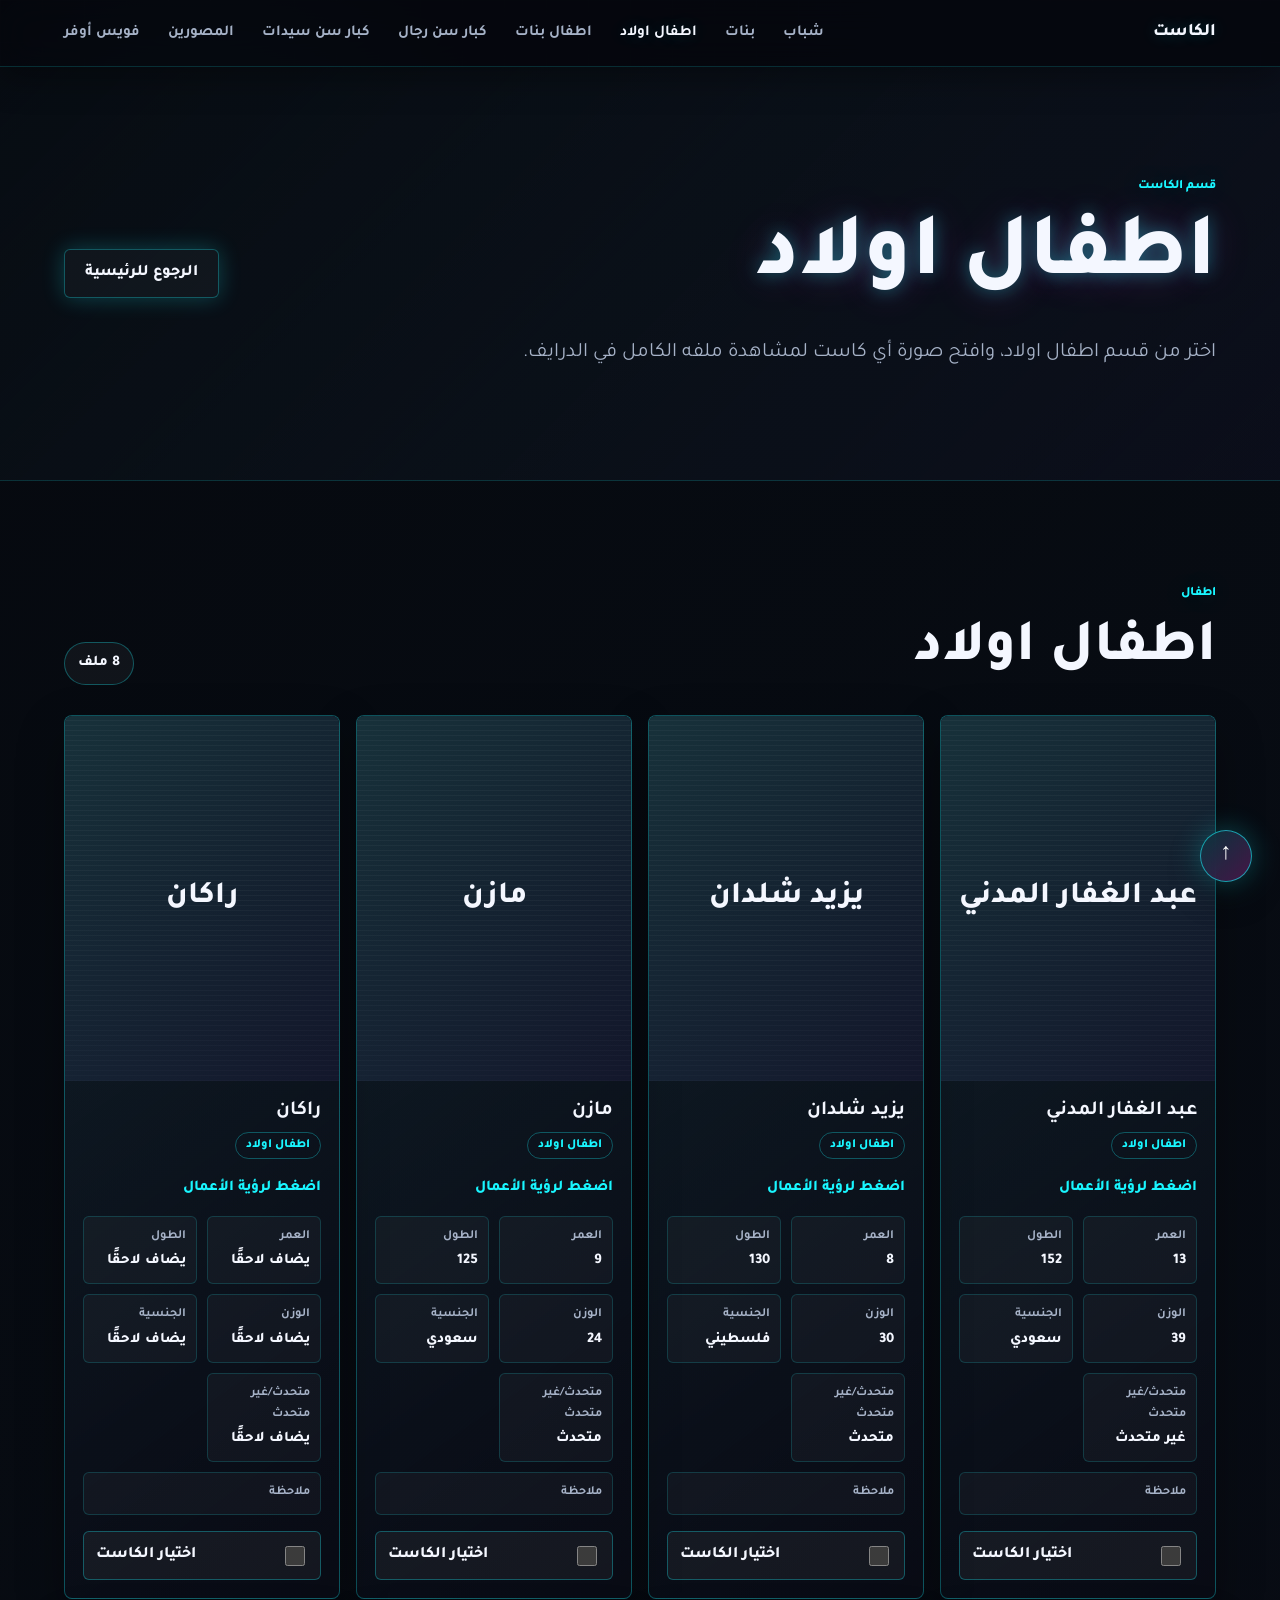
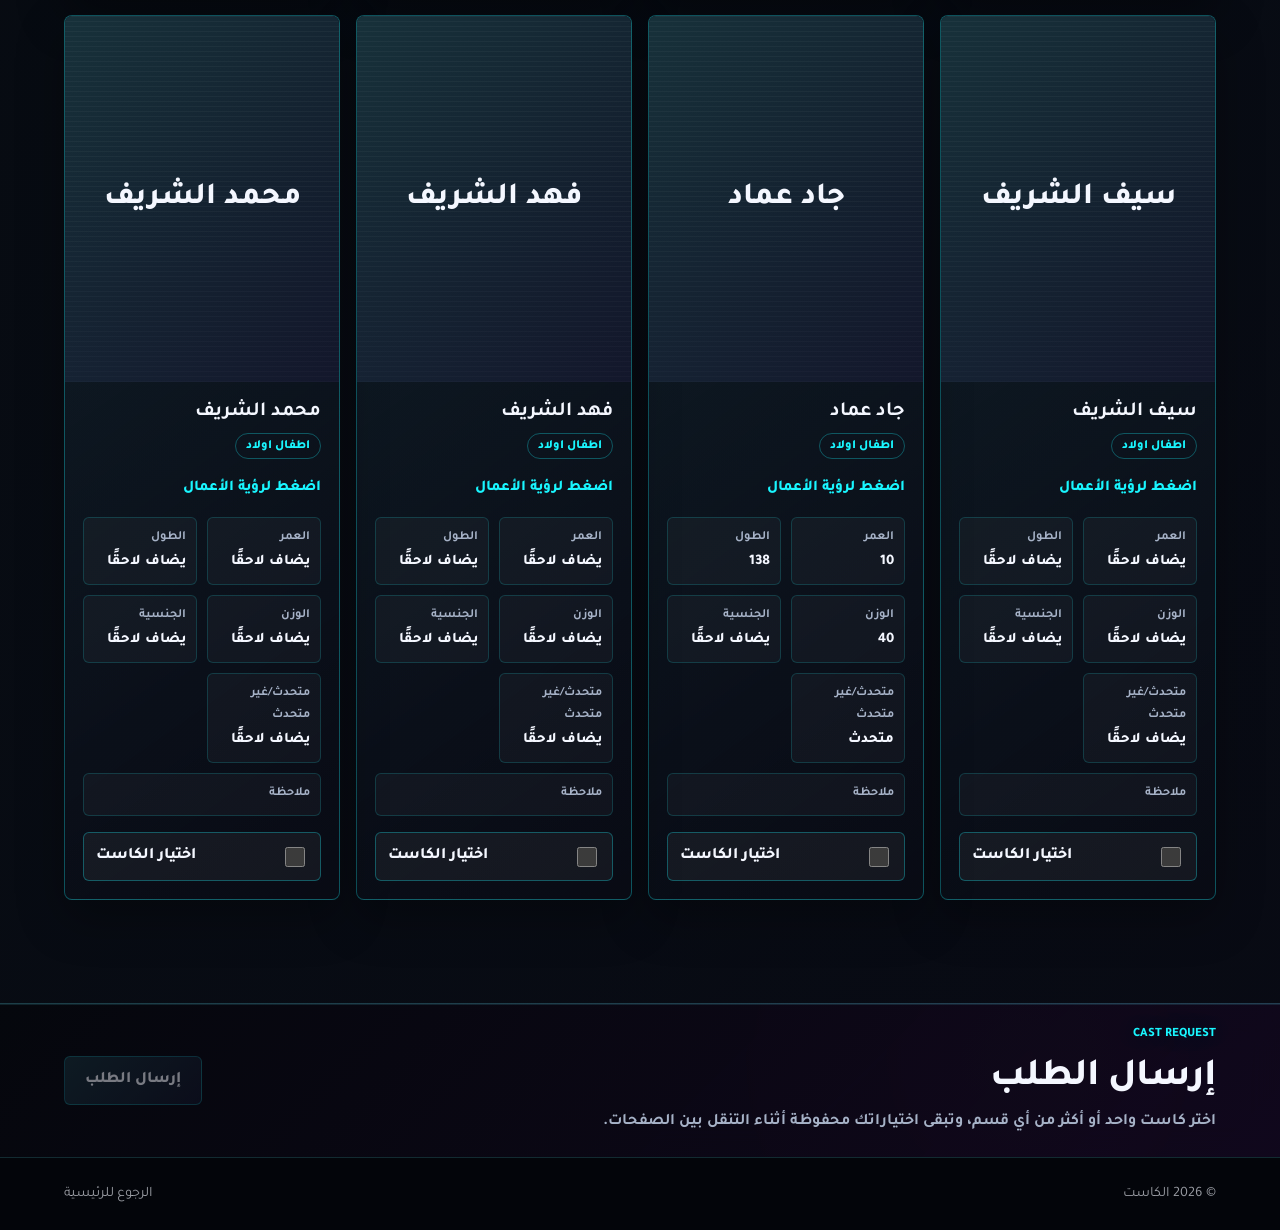
<file: cast-boys.html>
<!doctype html>
<html lang="ar" dir="rtl">
  <head>
    <meta charset="utf-8" />
    <meta name="viewport" content="width=device-width, initial-scale=1" />
    <title>اطفال اولاد | الكاست</title>
    <meta name="description" content="قسم اطفال اولاد في صفحة الكاست." />
    <link rel="preconnect" href="https://fonts.googleapis.com" />
    <link rel="preconnect" href="https://fonts.gstatic.com" crossorigin />
    <link
      href="https://fonts.googleapis.com/css2?family=Tajawal:wght@400;500;700;800&display=swap"
      rel="stylesheet"
    />
    <link rel="stylesheet" href="cast-styles.css?v=20260808-141935" />
  </head>
  <body class="cast-page cast-list-page" data-categories="boys">
    <header id="top" class="site-header" aria-label="التنقل الرئيسي">
      <a class="brand" href="cast.html">الكاست</a>
      <nav>
        <a href="cast-men.html">شباب</a>
        <a href="cast-women.html">بنات</a>
        <a class="current-page" href="cast-boys.html">اطفال اولاد</a>
        <a href="cast-girls.html">اطفال بنات</a>
        <a href="cast-senior-men.html">كبار سن رجال</a>
        <a href="cast-senior-women.html">كبار سن سيدات</a>
        <a href="photographers.html">المصورين</a>
      </nav>
    </header>

    <main>
      <section class="cast-category-hero">
        <div>
          <p class="eyebrow">Cast Section</p>
          <h1>اطفال اولاد</h1>
          <p class="lead">اختر من كاست اطفال الاولاد، وافتح صورة أي كاست لمشاهدة ملفه الكامل في الدرايف.</p>
        </div>
        <a class="button secondary" href="cast.html">الرجوع للرئيسية</a>
      </section>

      <div id="castSections" class="cast-sections" aria-live="polite"></div>

      <section id="request" class="cast-request-bar" aria-label="إرسال طلب الكاست">
        <div>
          <p class="eyebrow">Cast Request</p>
          <h2>إرسال الطلب</h2>
          <p id="selectedSummary">اختر كاست واحد أو أكثر لتجهيز رسالة واتساب.</p>
        </div>
        <a
          id="sendCastRequest"
          class="button primary is-disabled"
          href="https://wa.me/966599599527"
          target="_blank"
          rel="noreferrer"
          aria-disabled="true"
        >
          إرسال الطلب
        </a>
      </section>
    </main>

    <footer>
      <span>© 2026 الكاست</span>
      <a href="cast.html">الرجوع للرئيسية</a>
    </footer>

    <a class="back-to-top" href="#top" aria-label="العودة لأعلى الصفحة" title="العودة للأعلى">↑</a>

    <script src="cast-categories.js?v=20260808-141935"></script>
    <script src="cast-data.js?v=20260808-141935"></script>
    <script src="cast.js?v=20260808-141935"></script>
  </body>
</html>
</file>
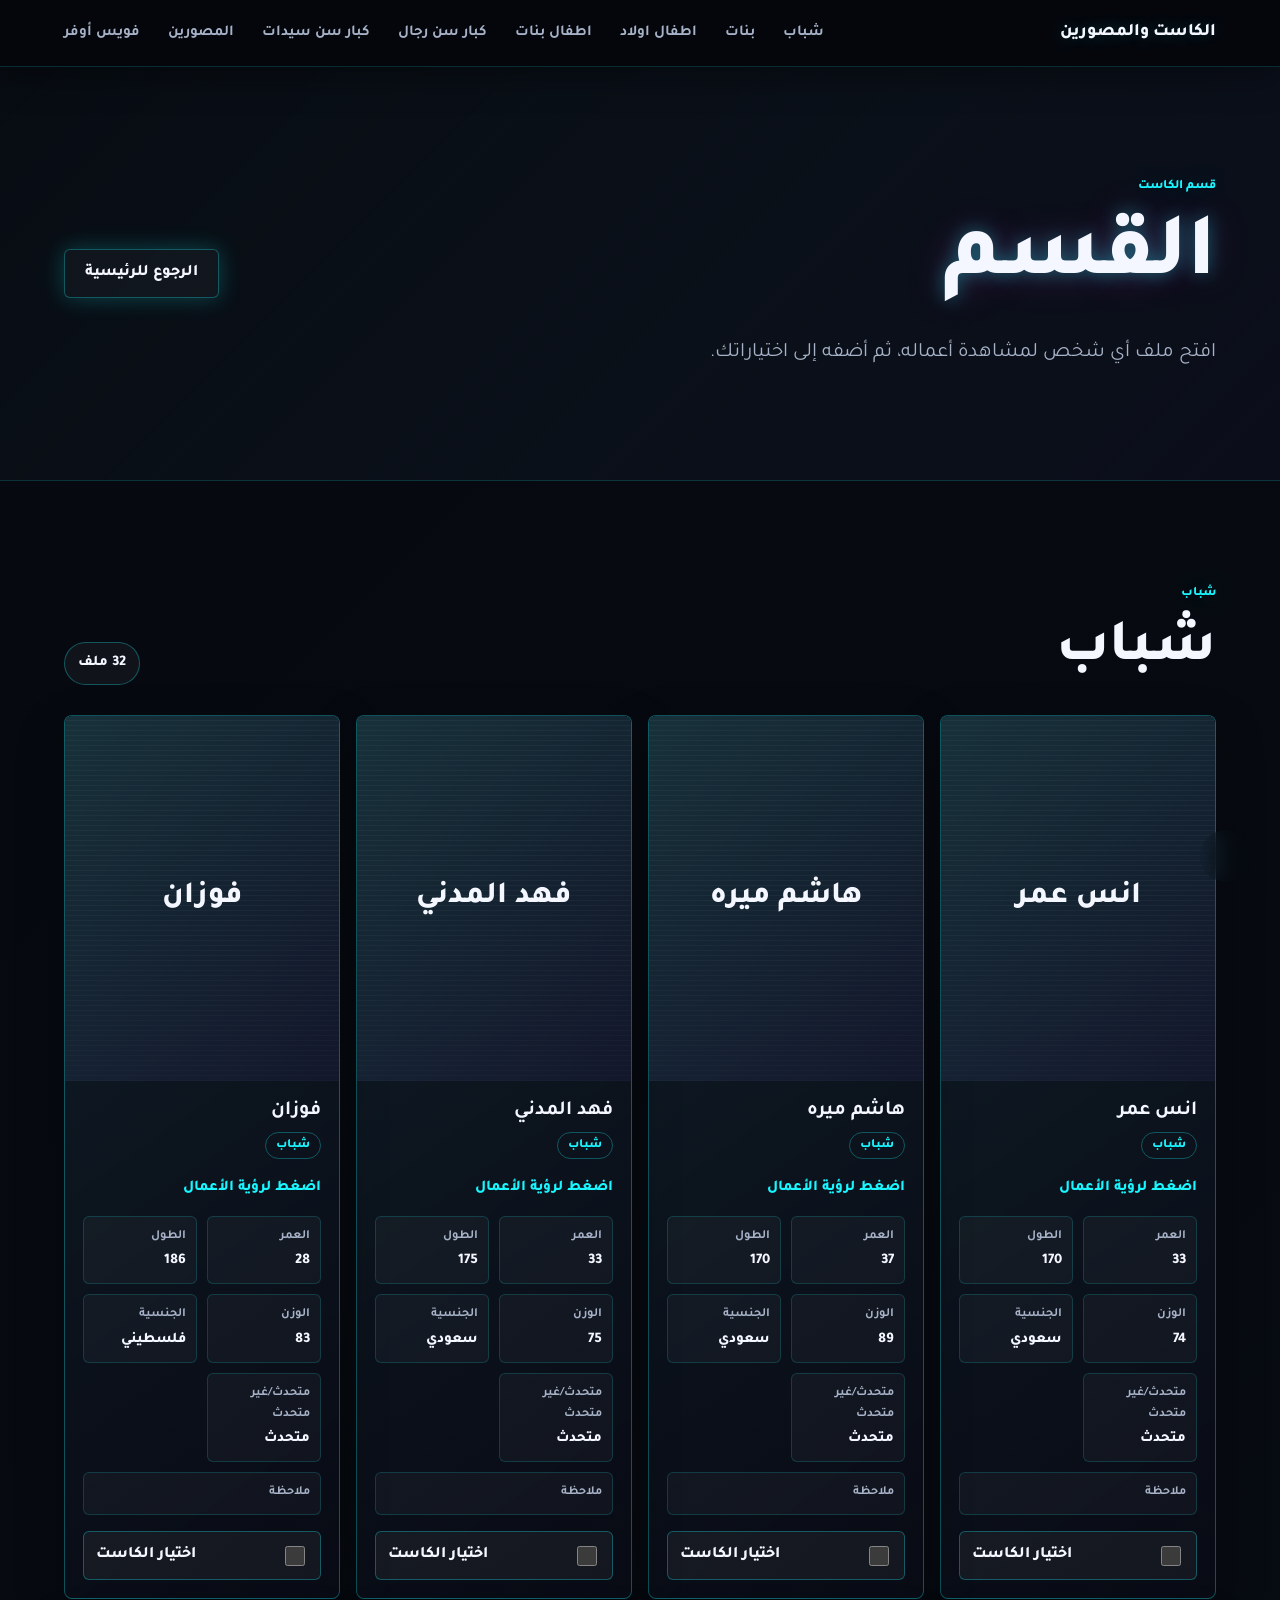
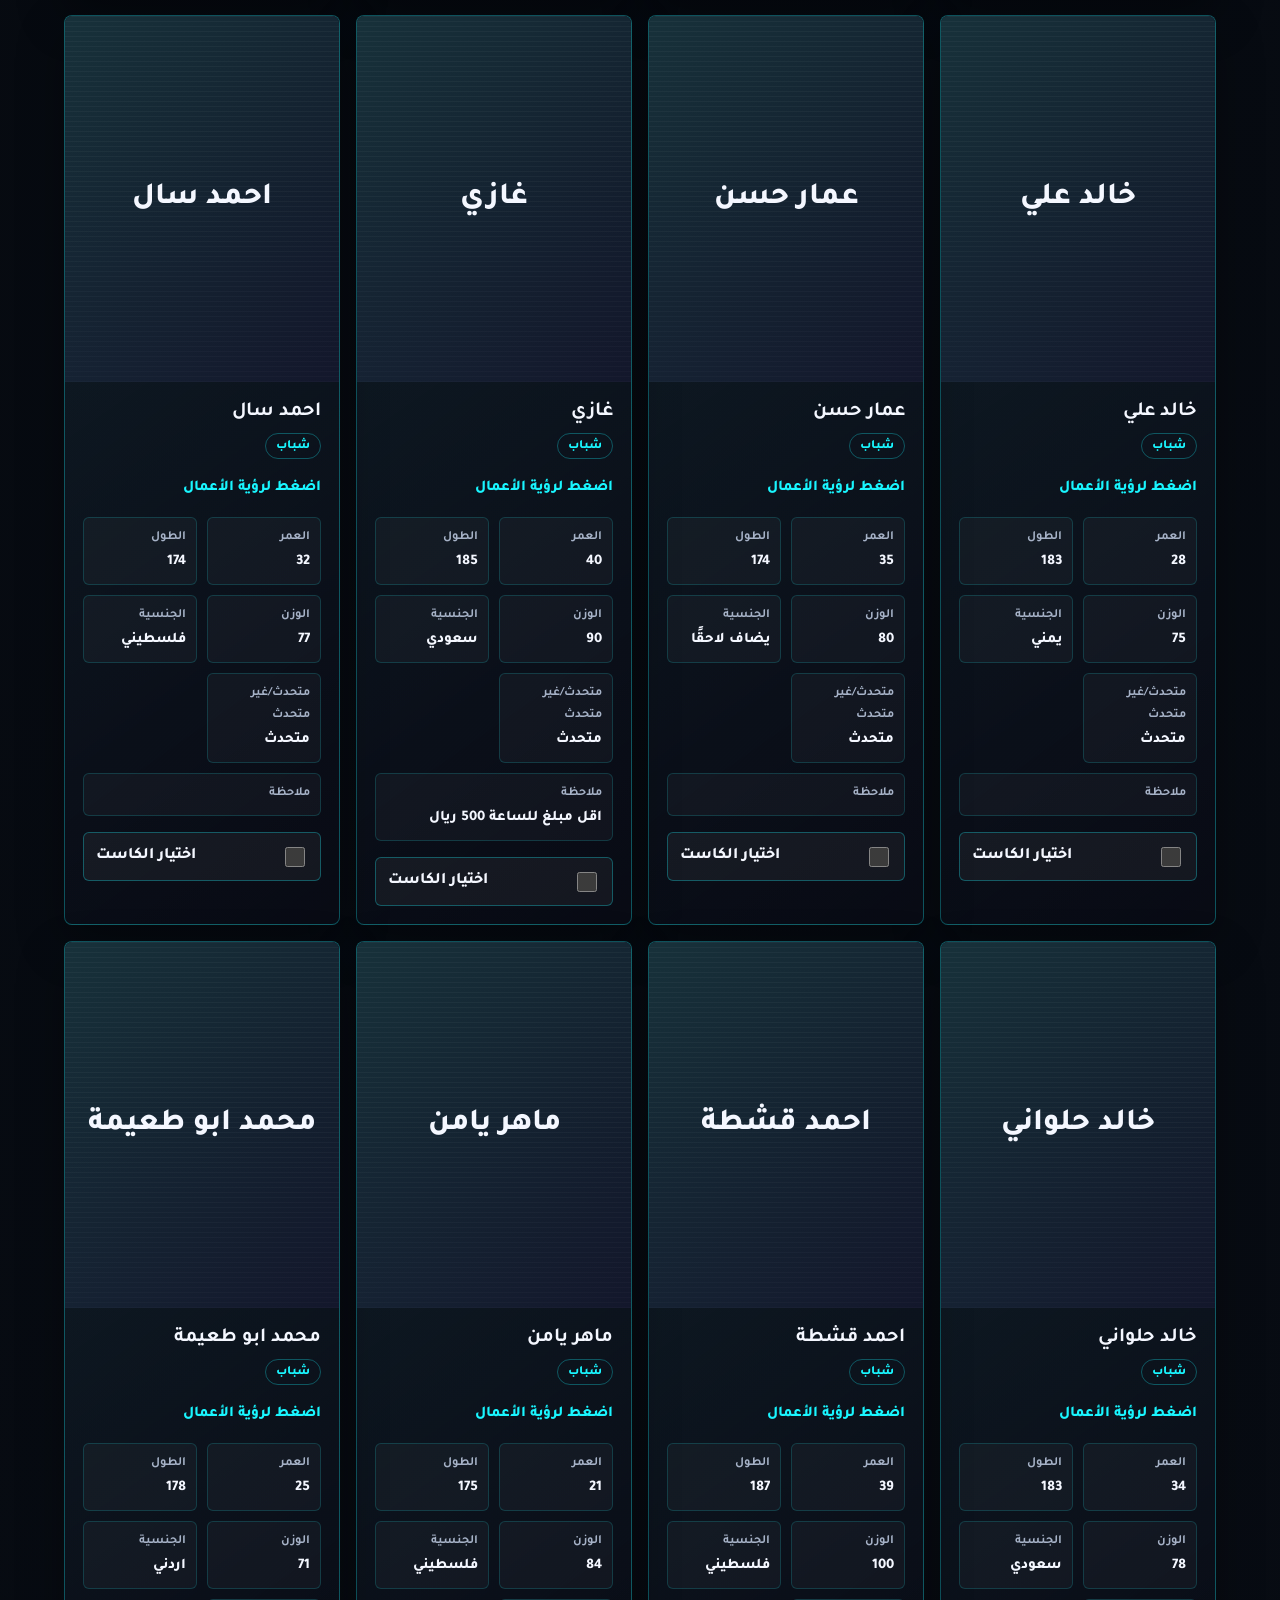
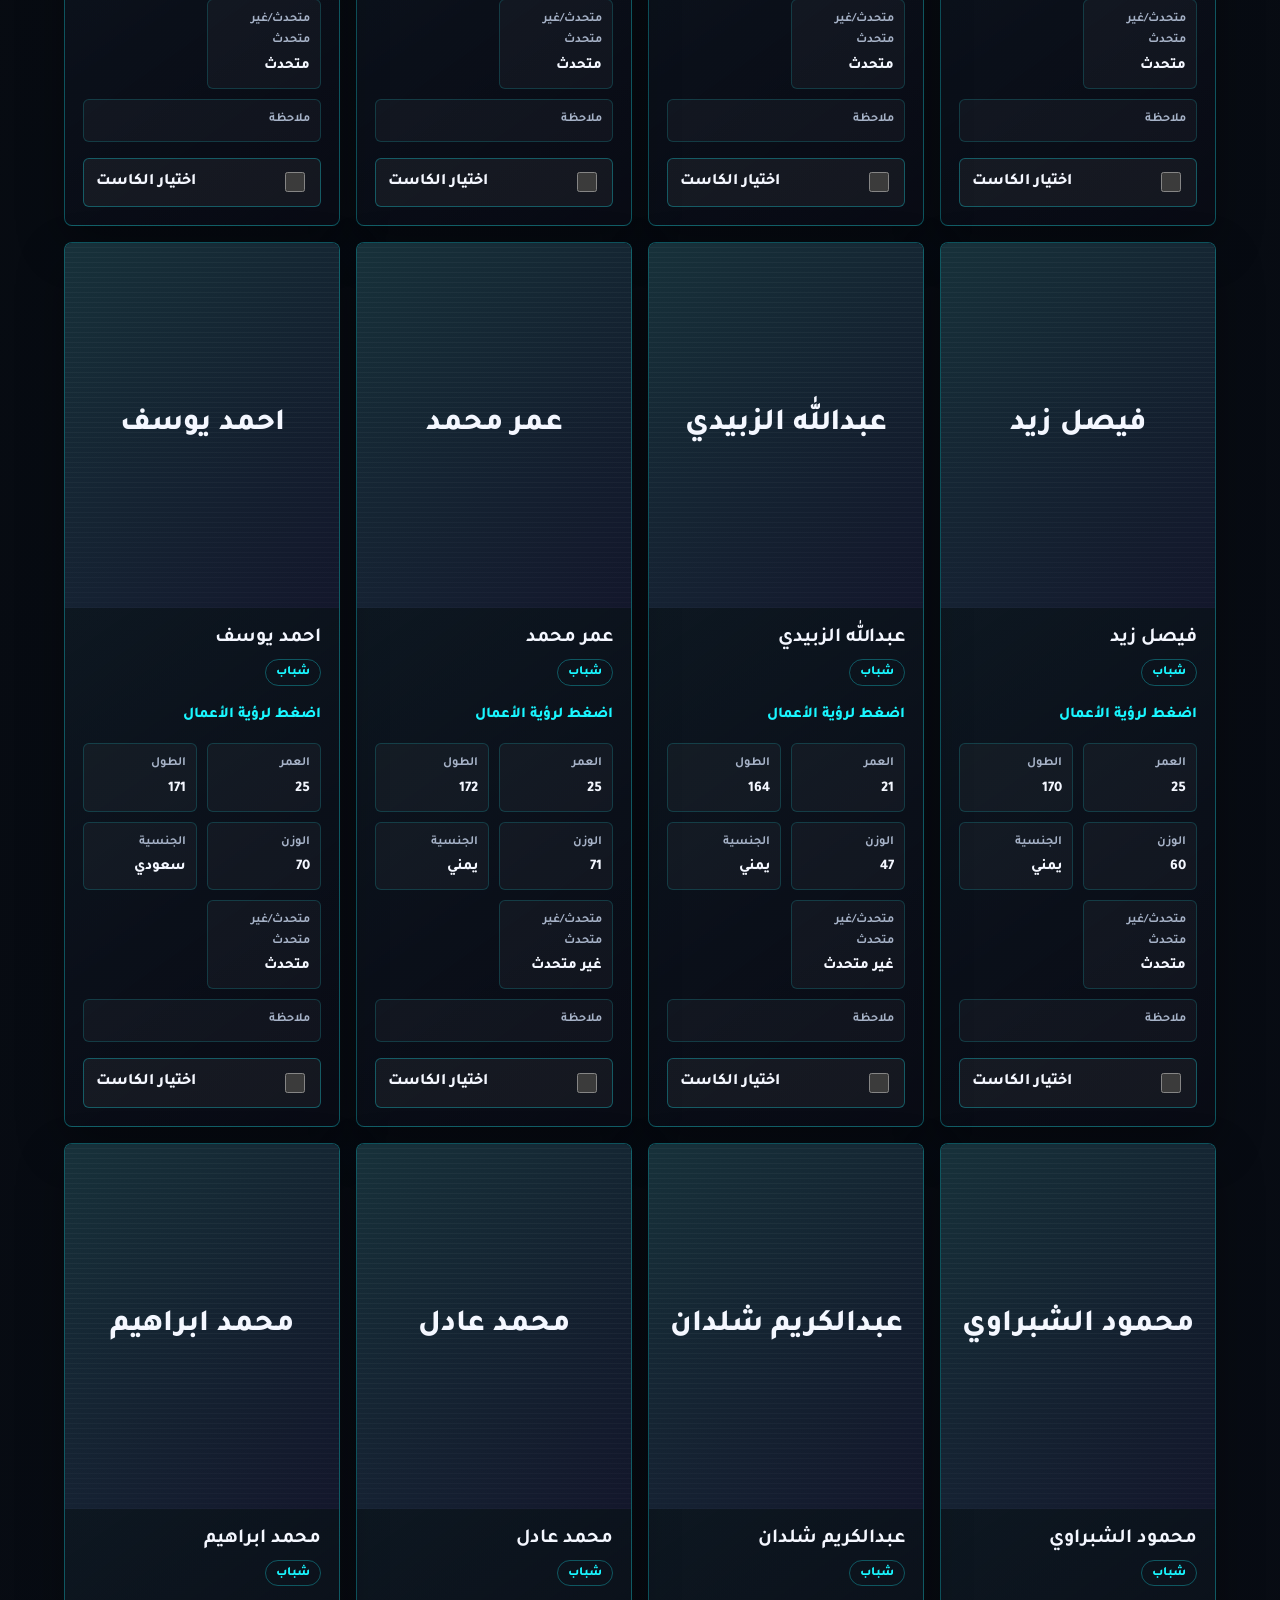
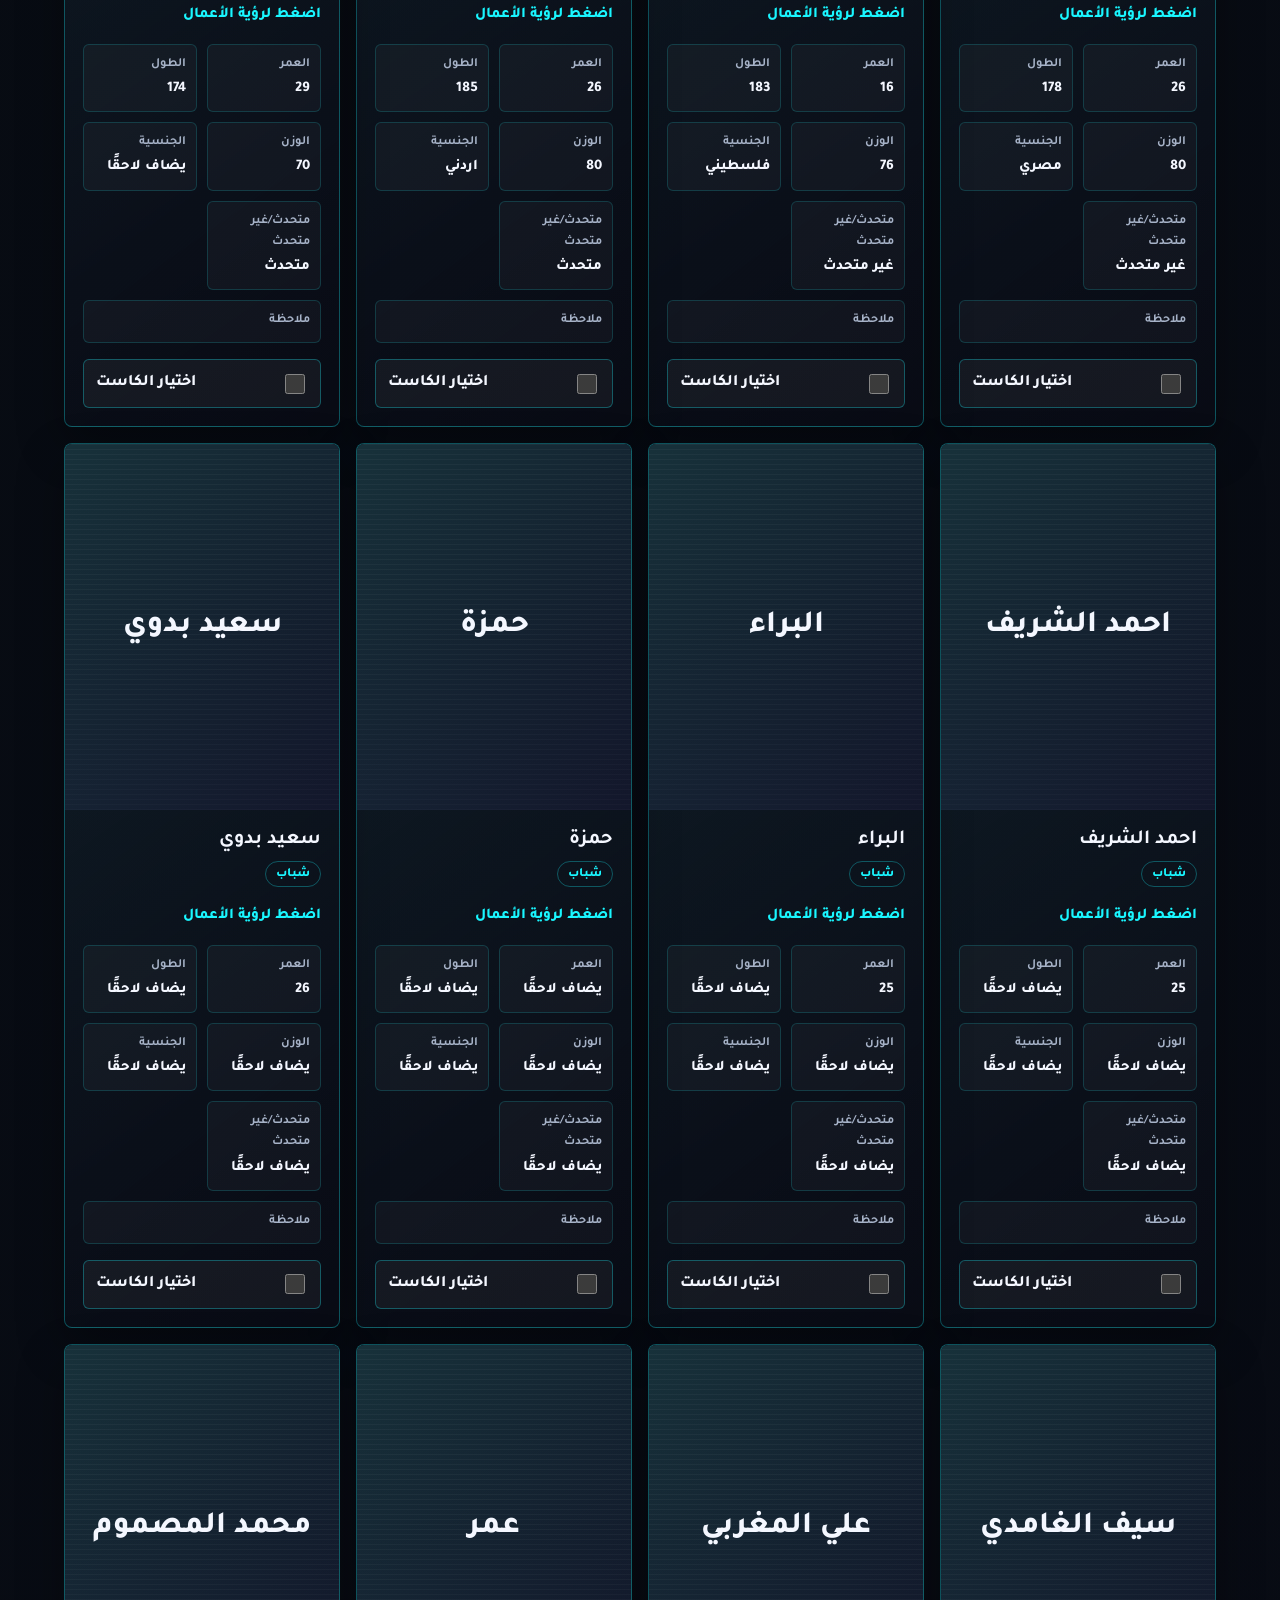
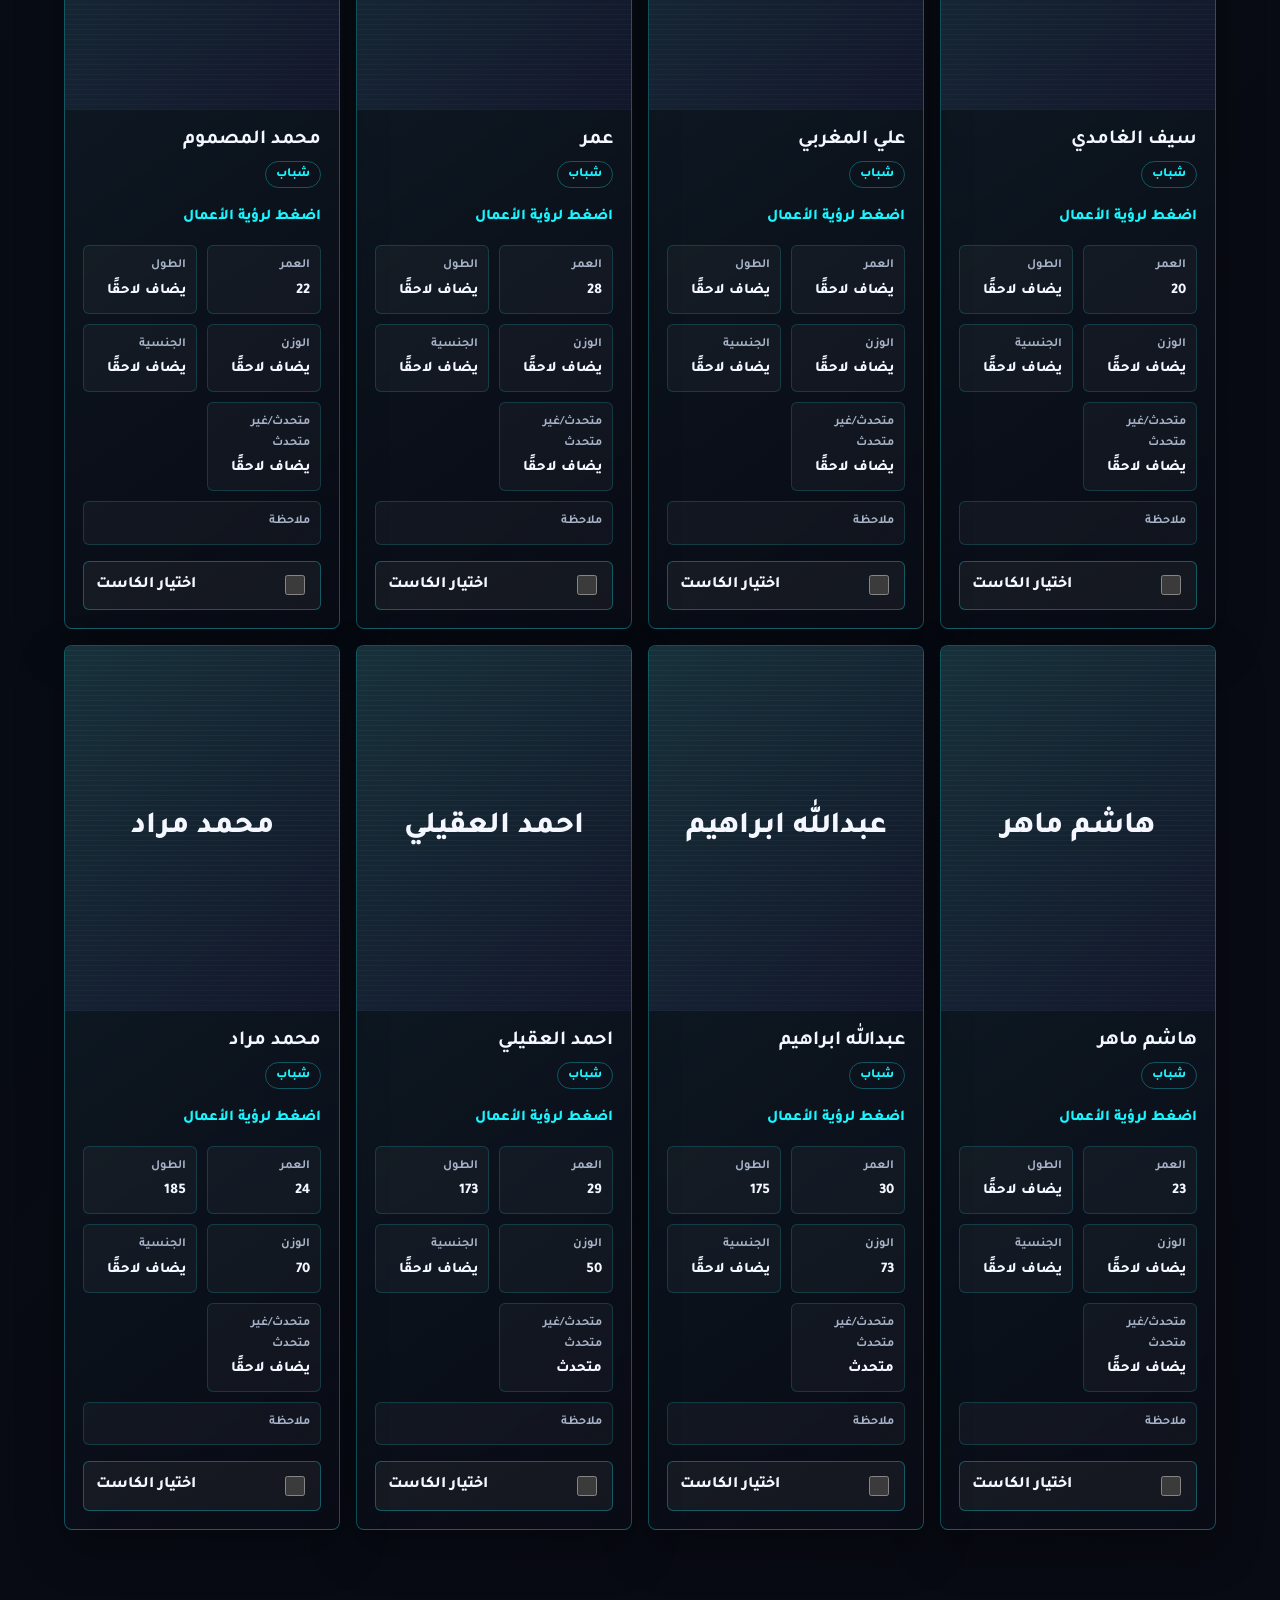
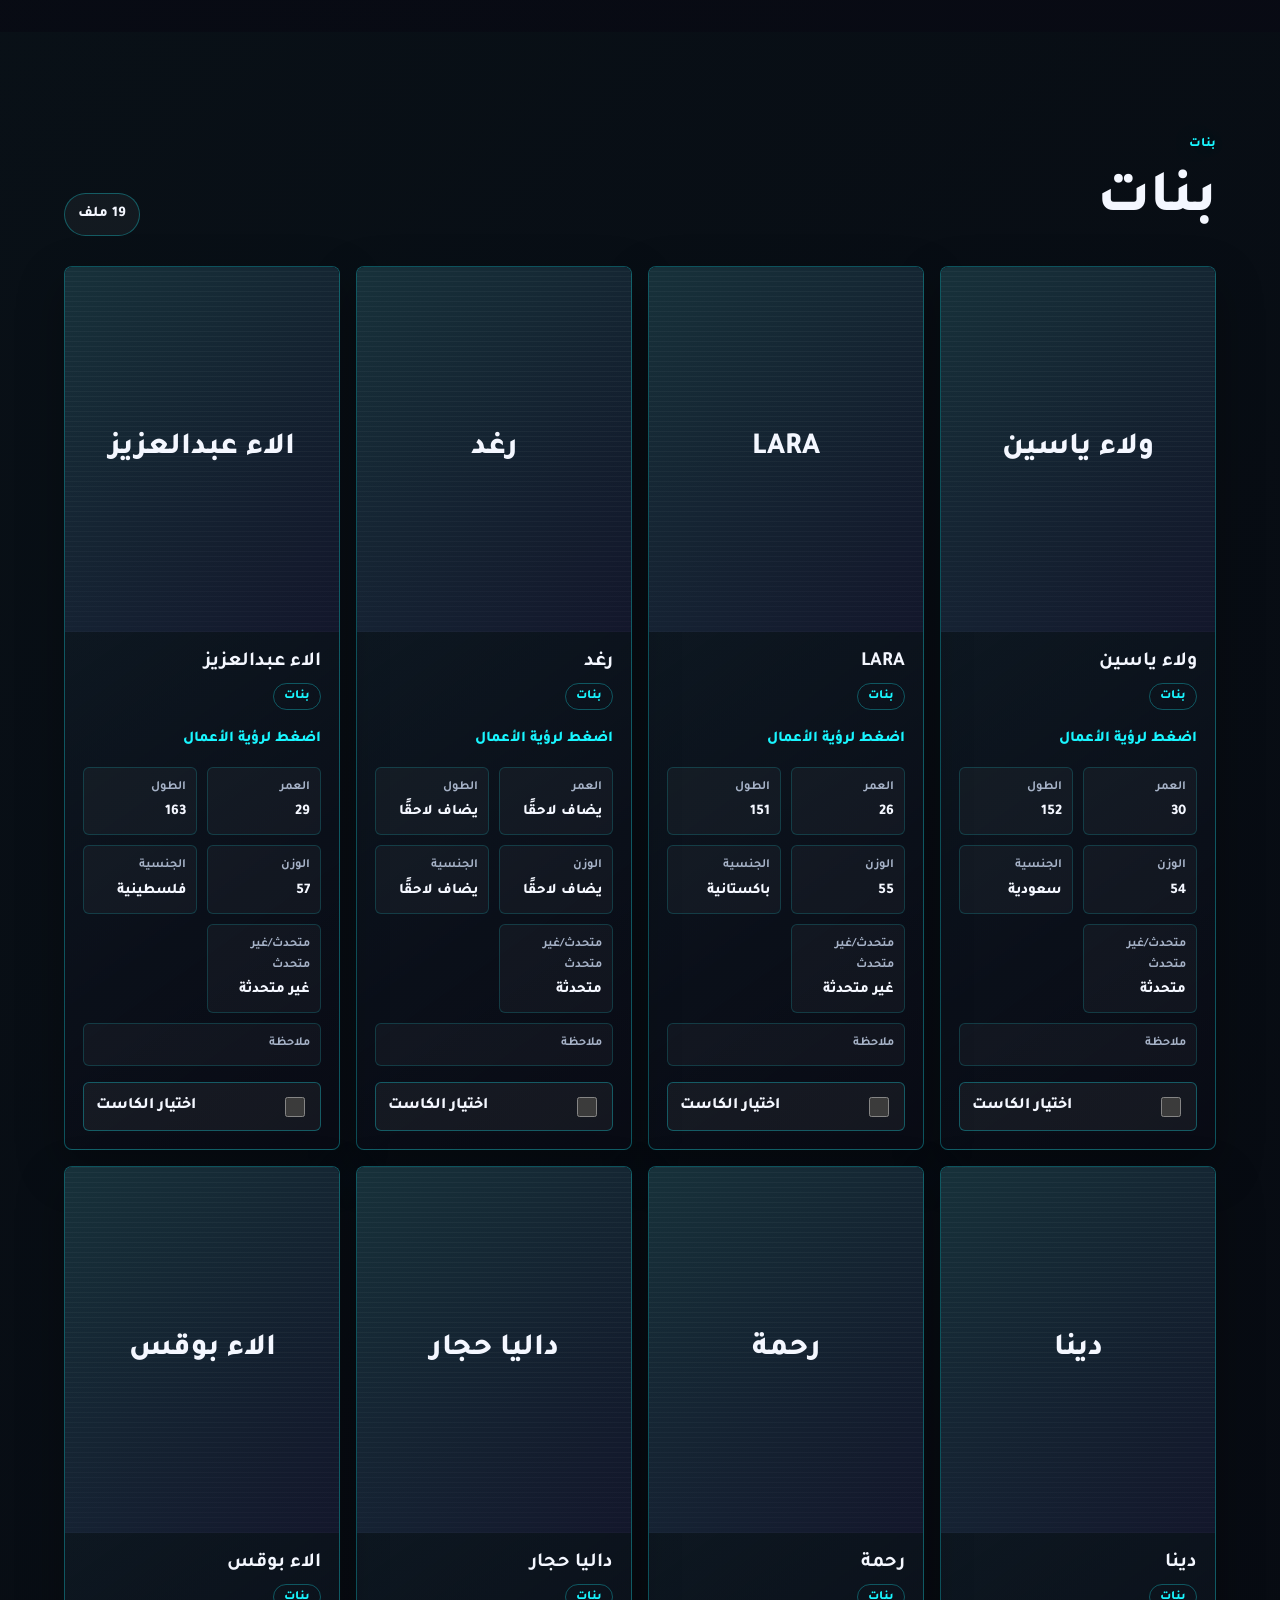
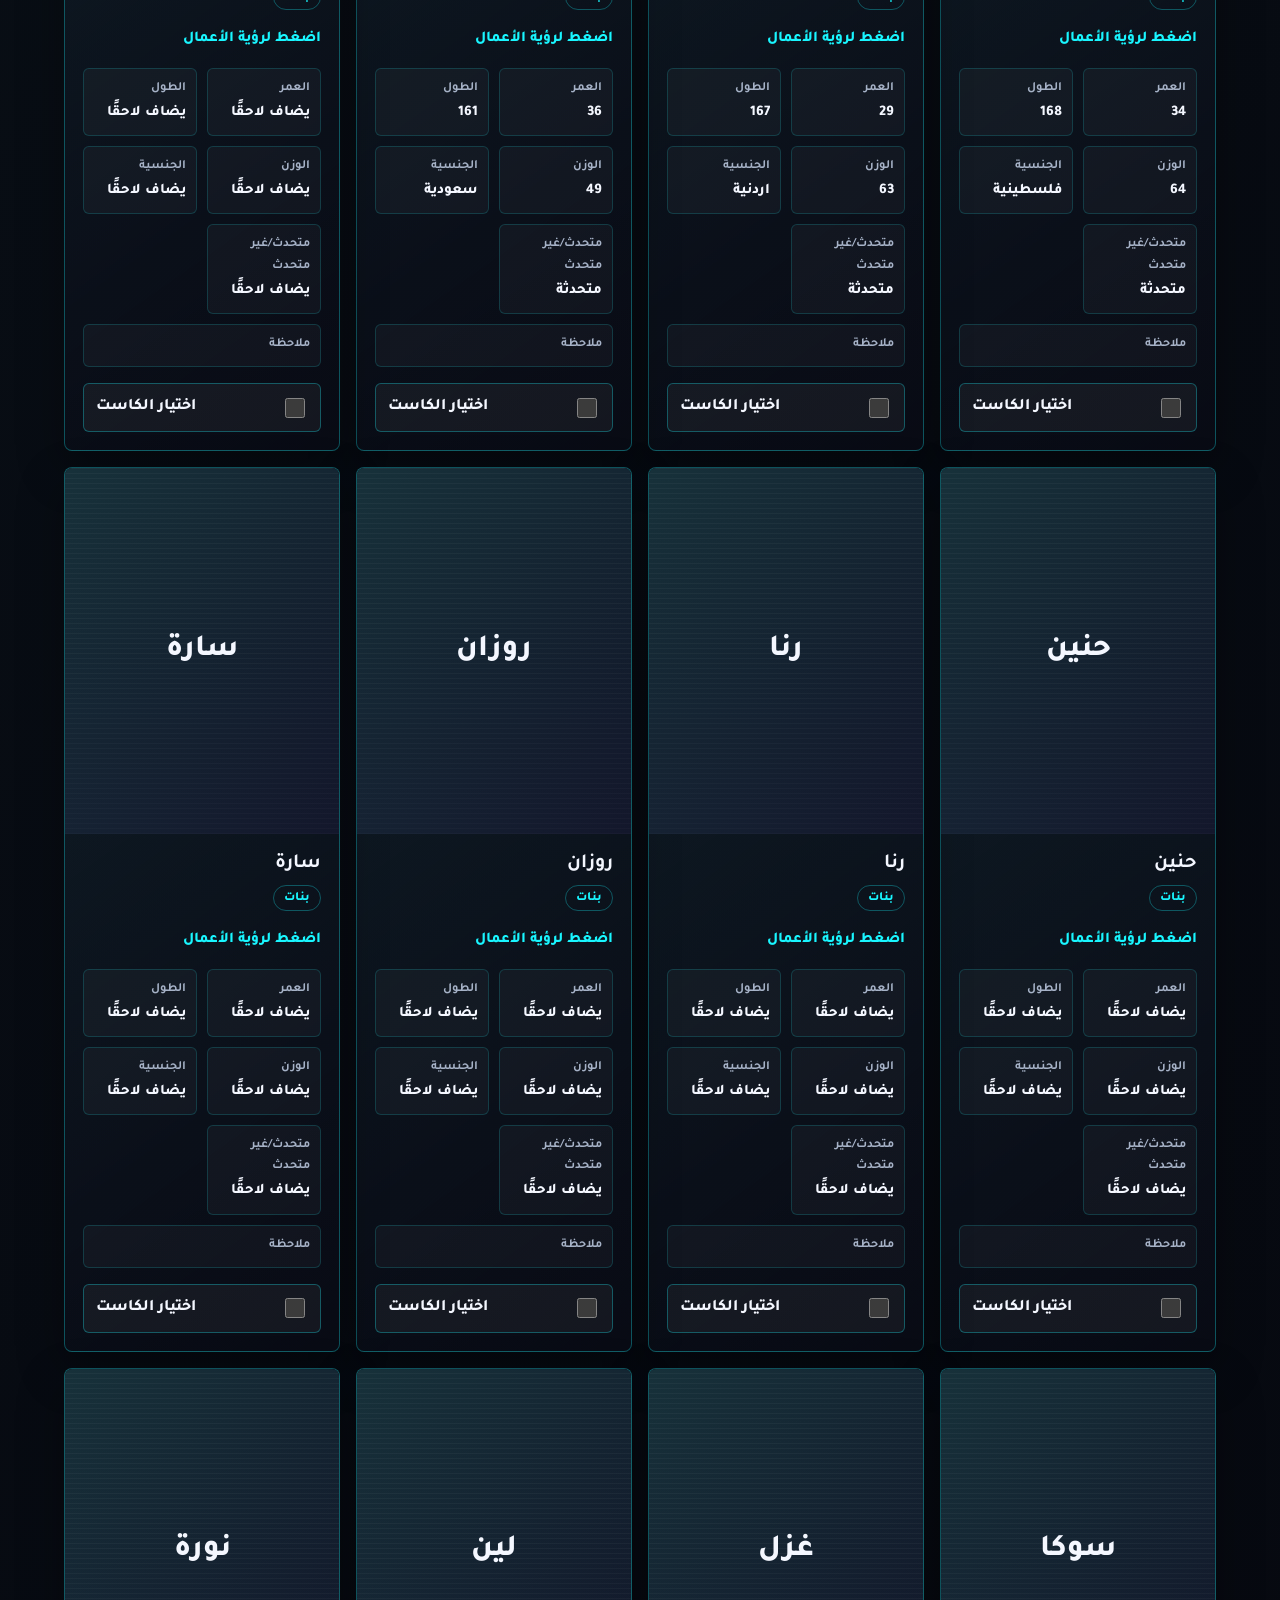
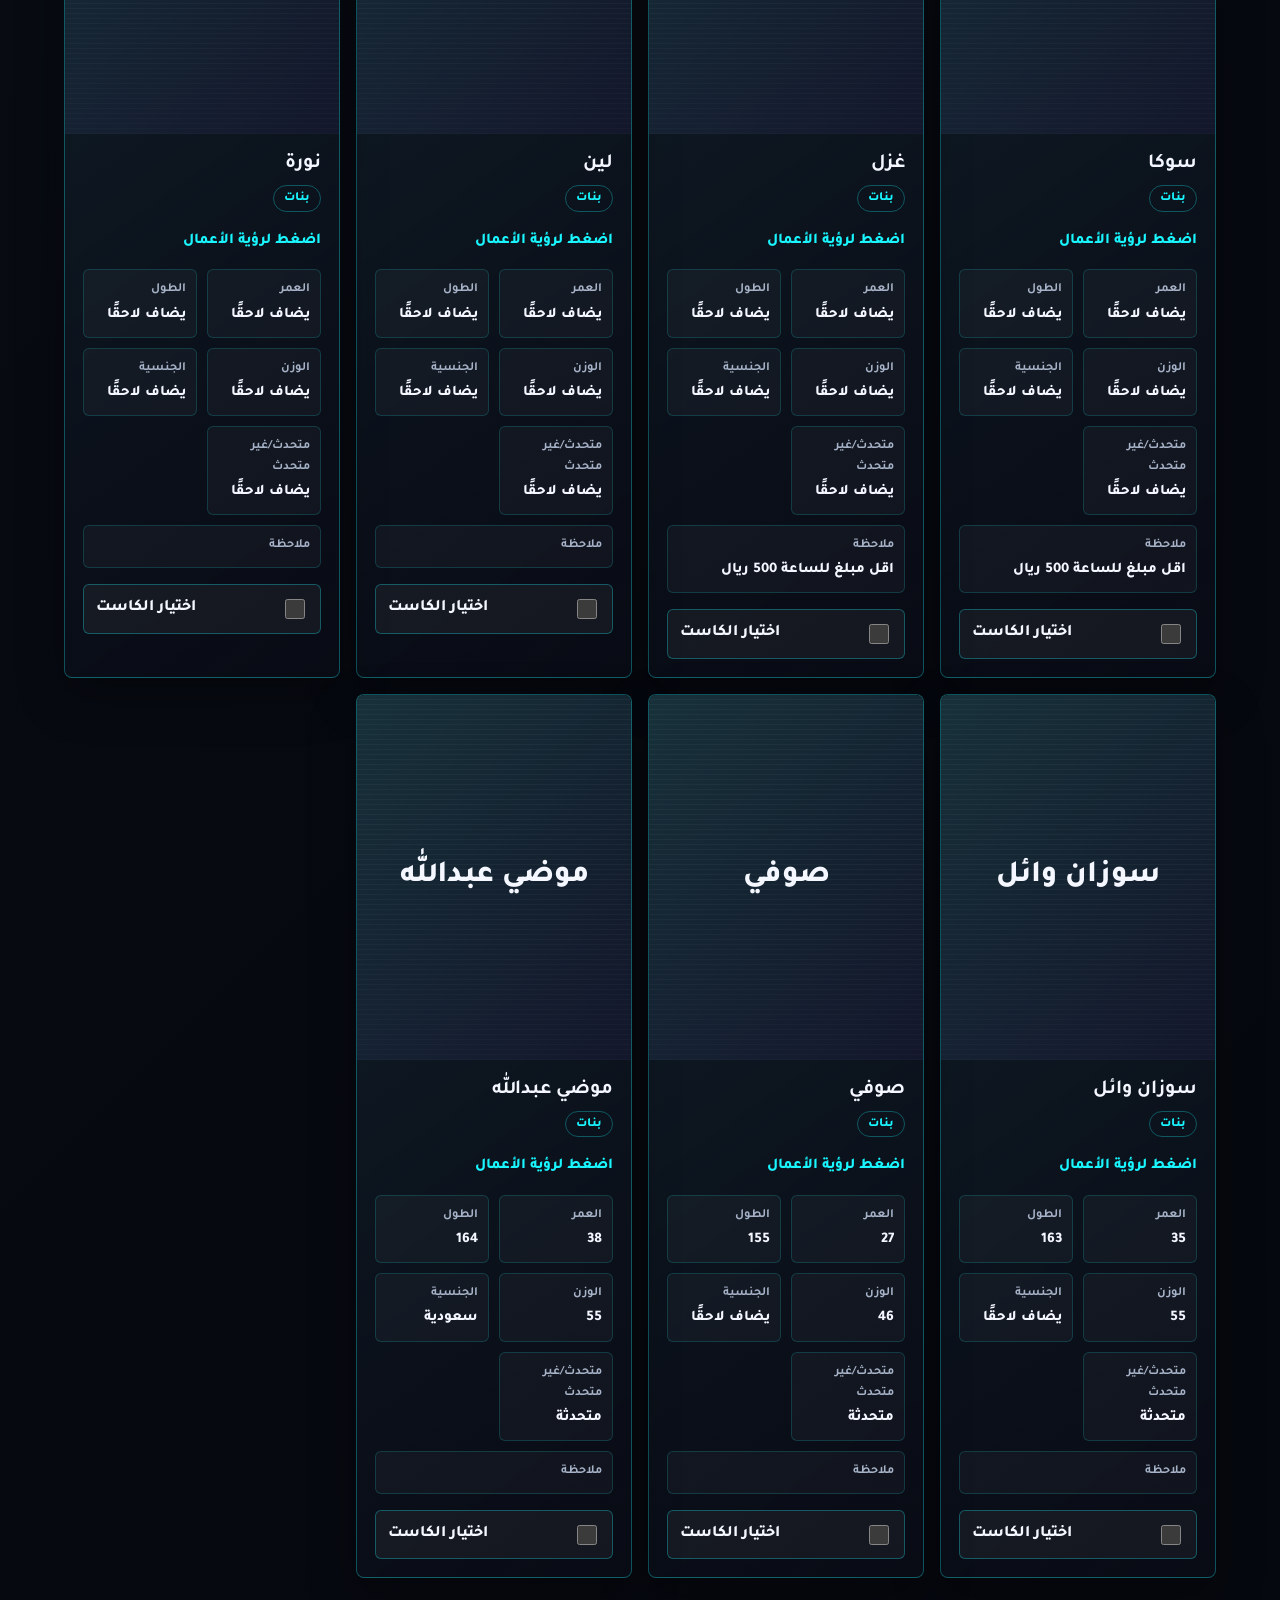
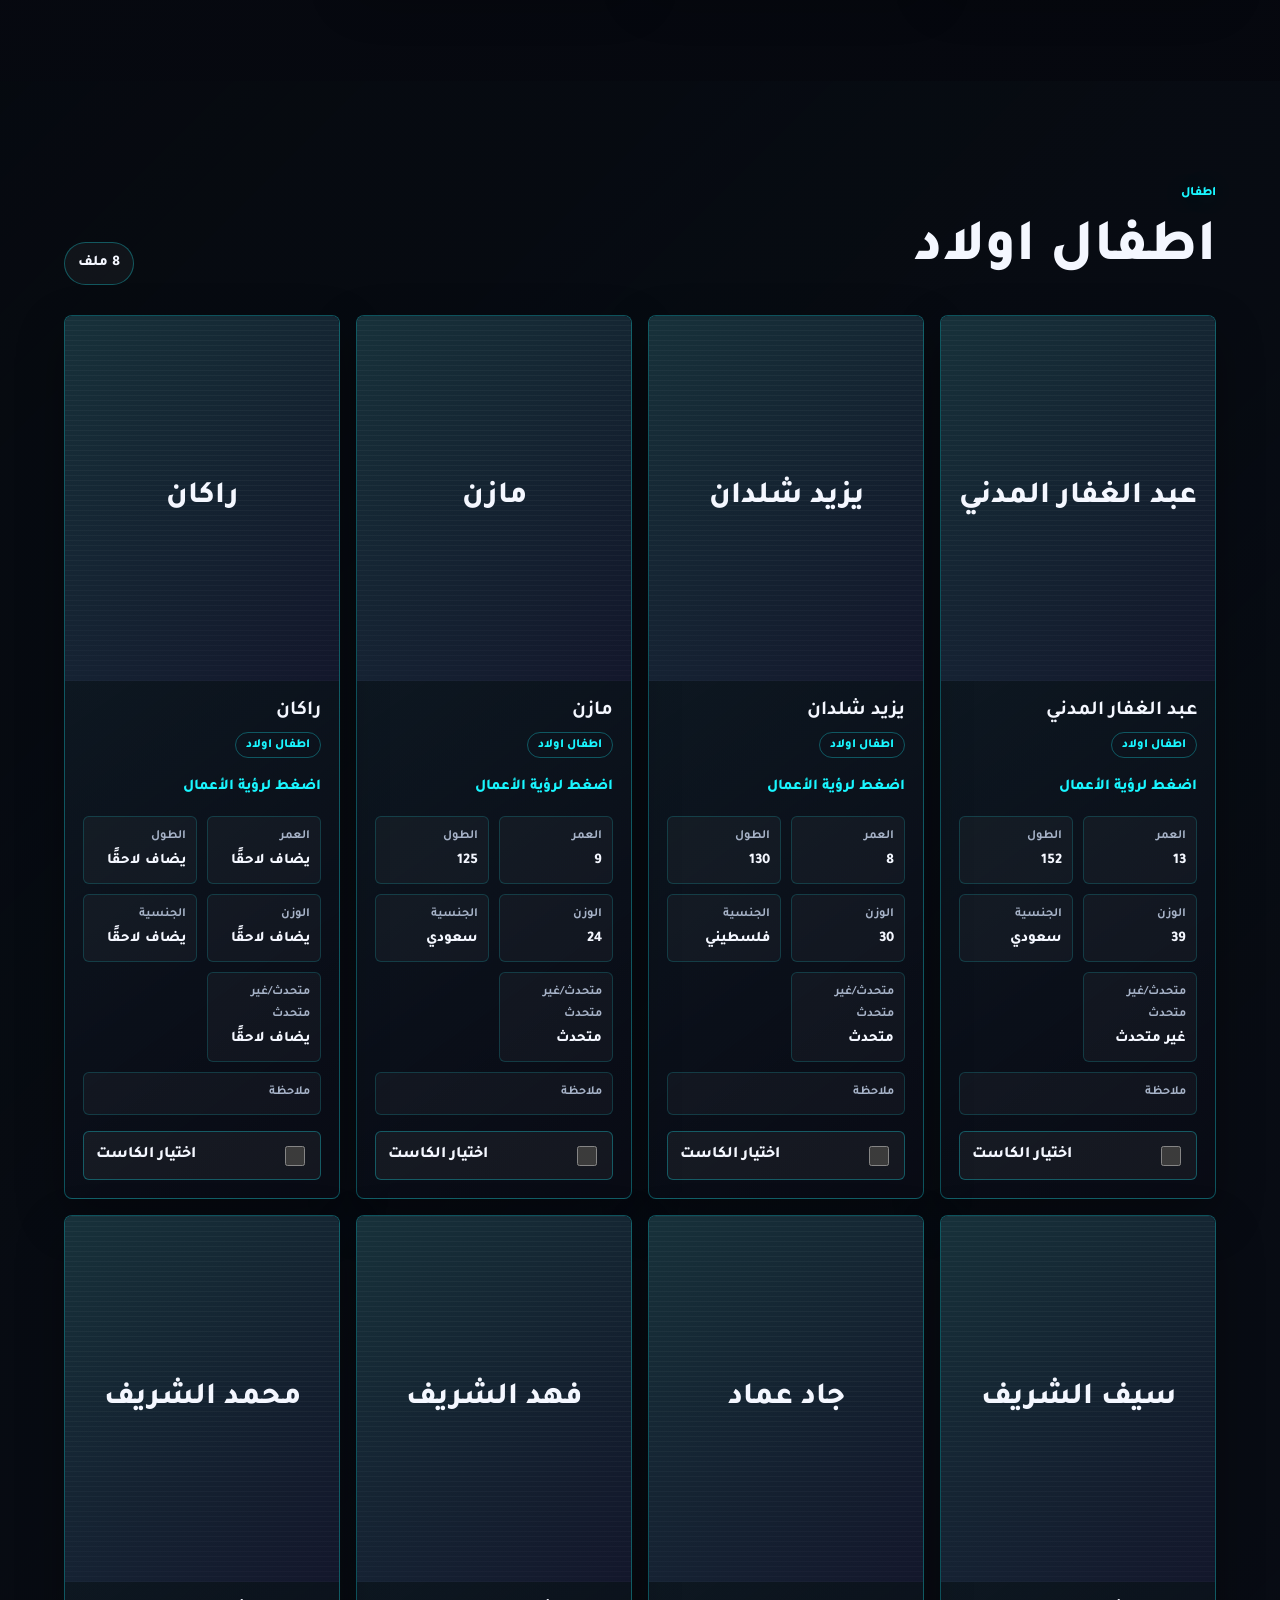
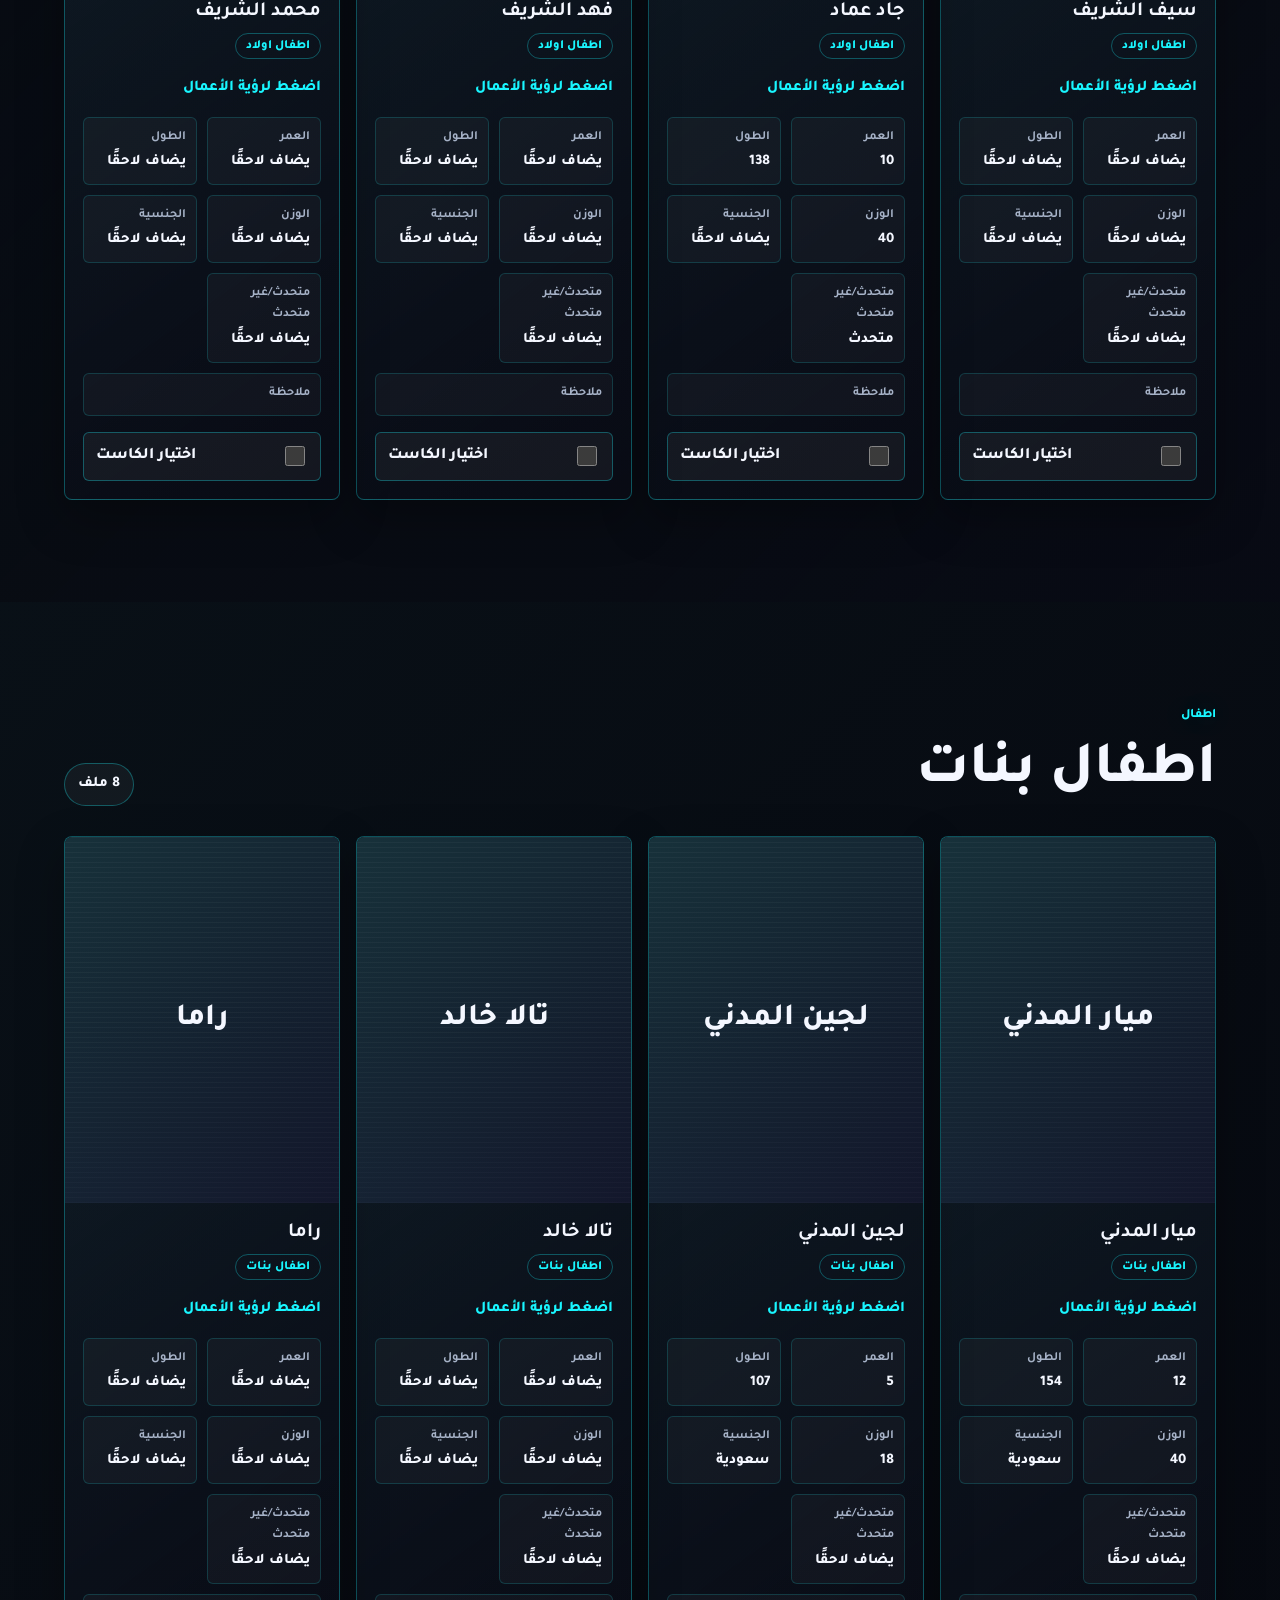
<file: cast-category.html>
<!doctype html>
<html lang="ar" dir="rtl">
  <head>
    <meta charset="utf-8" />
    <meta name="viewport" content="width=device-width, initial-scale=1" />
    <title>قسم جديد | الكاست والمصورين</title>
    <meta name="description" content="قسم مستقل لعرض الملفات واختيارها." />
    <link rel="preconnect" href="https://fonts.googleapis.com" />
    <link rel="preconnect" href="https://fonts.gstatic.com" crossorigin />
    <link
      href="https://fonts.googleapis.com/css2?family=Tajawal:wght@400;500;700;800&display=swap"
      rel="stylesheet"
    />
    <link rel="stylesheet" href="cast-styles.css?v=20260808-141935" />
  </head>
  <body class="cast-page cast-list-page">
    <header id="top" class="site-header" aria-label="التنقل الرئيسي">
      <a class="brand" href="cast.html">الكاست والمصورين</a>
      <nav></nav>
    </header>

    <main>
      <section class="cast-category-hero">
        <div>
          <p class="eyebrow">قسم الكاست</p>
          <h1>القسم</h1>
          <p class="lead">افتح ملف أي شخص لمشاهدة أعماله، ثم أضفه إلى اختياراتك.</p>
        </div>
        <a class="button secondary" href="cast.html">الرجوع للرئيسية</a>
      </section>

      <div id="castSections" class="cast-sections" aria-live="polite"></div>

      <section id="request" class="cast-request-bar" aria-label="إرسال الطلب">
        <div>
          <p class="eyebrow">الاختيارات</p>
          <h2>إرسال الطلب</h2>
          <p id="selectedSummary">اختر ملف واحد أو أكثر لتجهيز رسالة واتساب.</p>
        </div>
        <a
          id="sendCastRequest"
          class="button primary is-disabled"
          href="https://wa.me/966599599527"
          target="_blank"
          rel="noreferrer"
          aria-disabled="true"
        >
          إرسال الطلب
        </a>
      </section>
    </main>

    <footer>
      <span>© 2026 الكاست والمصورين</span>
      <a href="cast.html">الرجوع للرئيسية</a>
    </footer>

    <a class="back-to-top" href="#top" aria-label="العودة لأعلى الصفحة" title="العودة للأعلى">↑</a>

    <script src="cast-categories.js?v=20260808-141935"></script>
    <script src="cast-data.js?v=20260808-141935"></script>
    <script src="cast.js?v=20260808-141935"></script>
  </body>
</html>
</file>
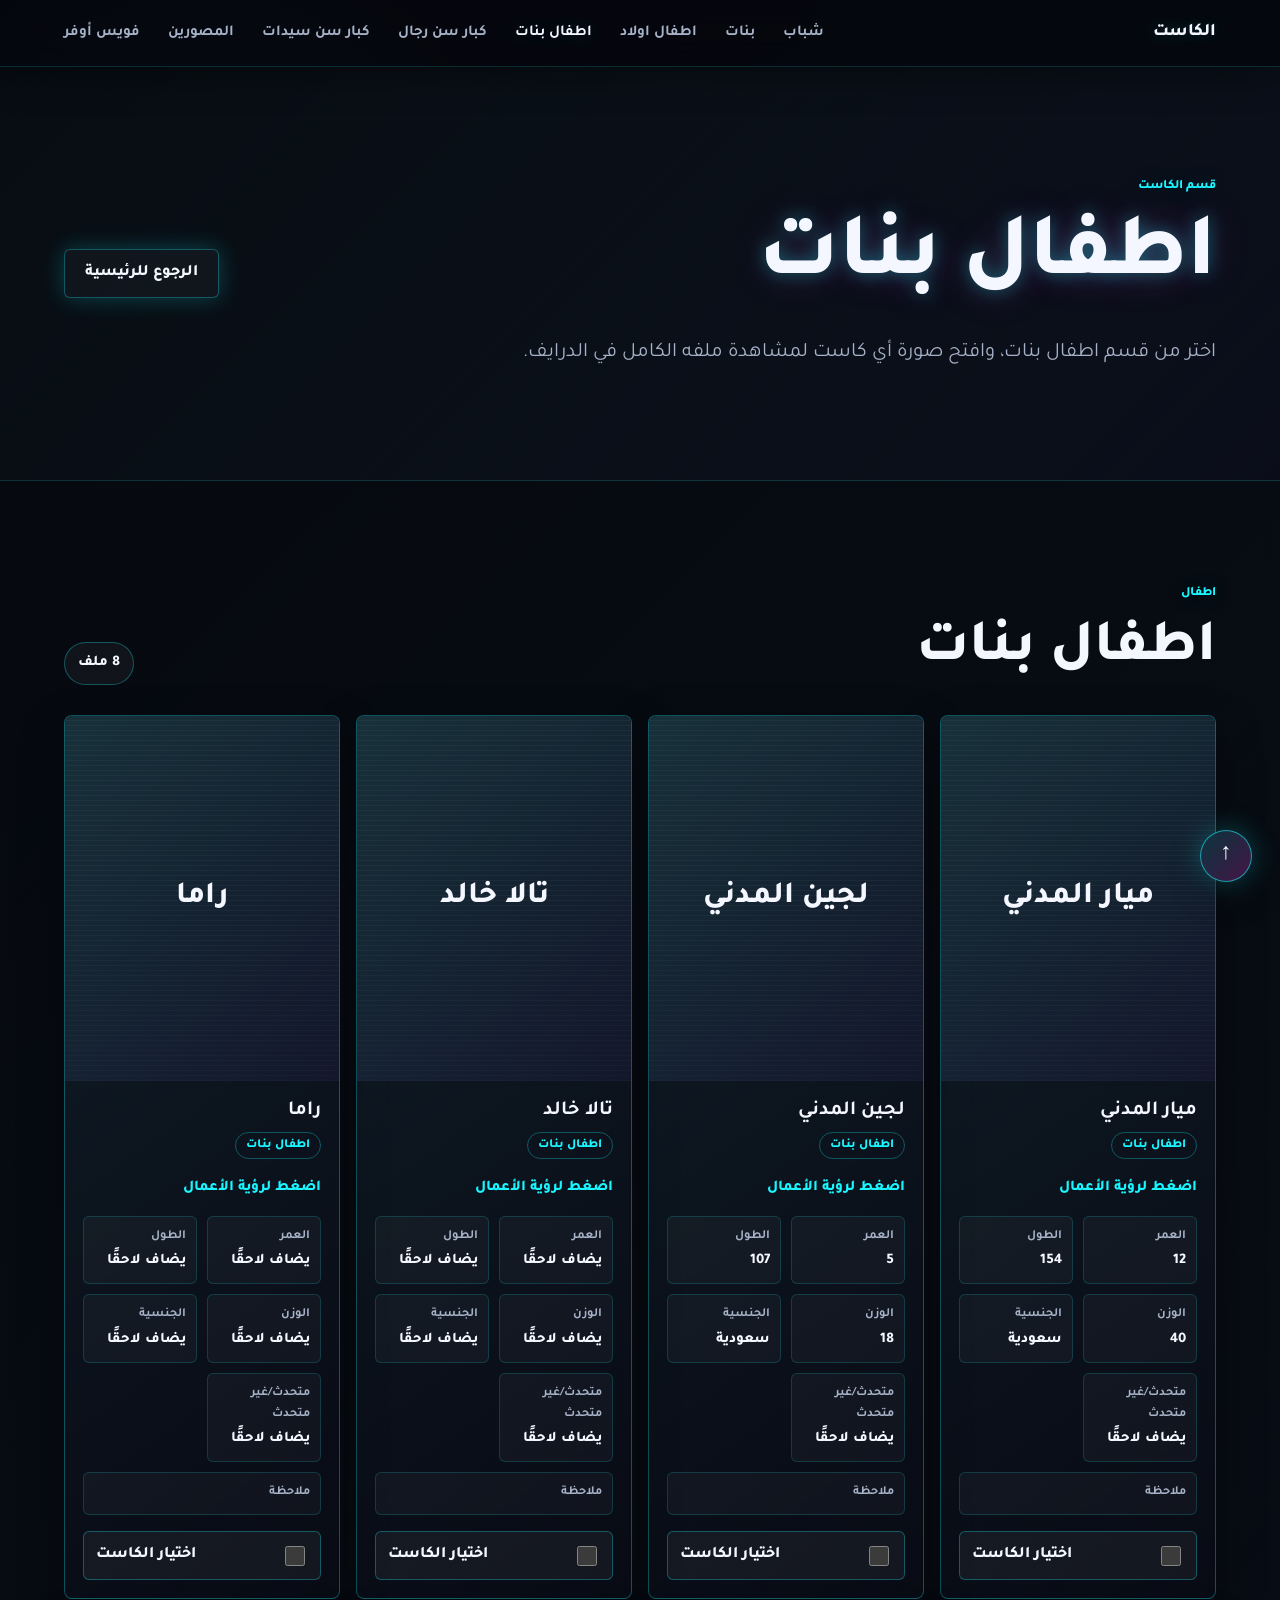
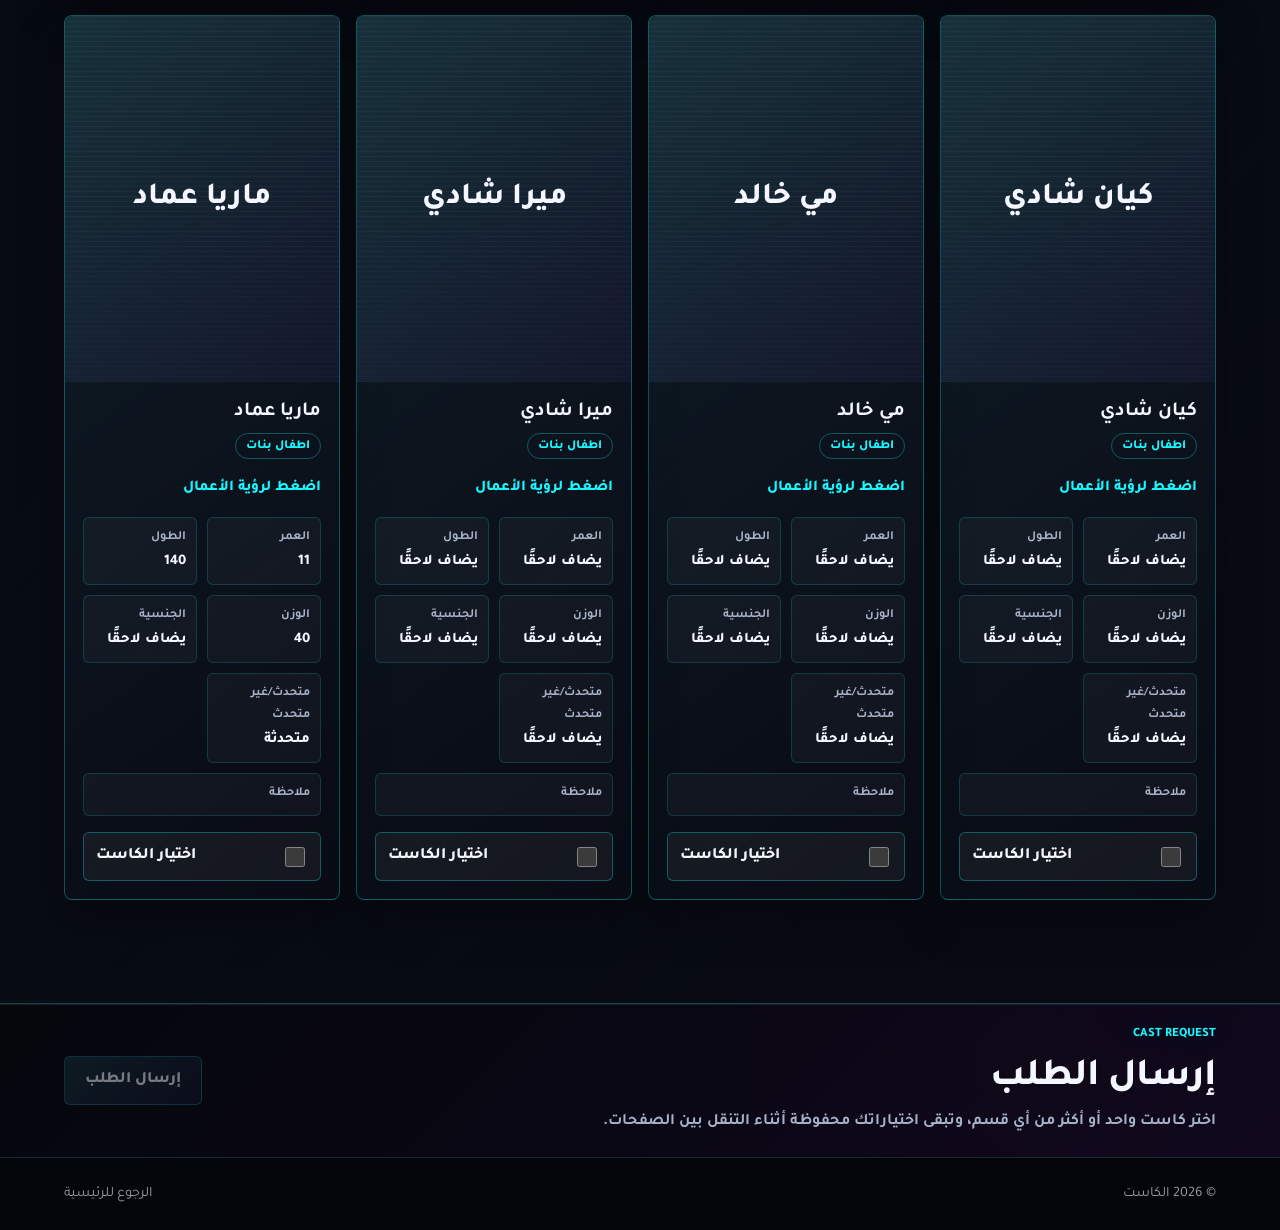
<file: cast-girls.html>
<!doctype html>
<html lang="ar" dir="rtl">
  <head>
    <meta charset="utf-8" />
    <meta name="viewport" content="width=device-width, initial-scale=1" />
    <title>اطفال بنات | الكاست</title>
    <meta name="description" content="قسم اطفال بنات في صفحة الكاست." />
    <link rel="preconnect" href="https://fonts.googleapis.com" />
    <link rel="preconnect" href="https://fonts.gstatic.com" crossorigin />
    <link
      href="https://fonts.googleapis.com/css2?family=Tajawal:wght@400;500;700;800&display=swap"
      rel="stylesheet"
    />
    <link rel="stylesheet" href="cast-styles.css?v=20260808-141935" />
  </head>
  <body class="cast-page cast-list-page" data-categories="girls">
    <header id="top" class="site-header" aria-label="التنقل الرئيسي">
      <a class="brand" href="cast.html">الكاست</a>
      <nav>
        <a href="cast-men.html">شباب</a>
        <a href="cast-women.html">بنات</a>
        <a href="cast-boys.html">اطفال اولاد</a>
        <a class="current-page" href="cast-girls.html">اطفال بنات</a>
        <a href="cast-senior-men.html">كبار سن رجال</a>
        <a href="cast-senior-women.html">كبار سن سيدات</a>
        <a href="photographers.html">المصورين</a>
      </nav>
    </header>

    <main>
      <section class="cast-category-hero">
        <div>
          <p class="eyebrow">Cast Section</p>
          <h1>اطفال بنات</h1>
          <p class="lead">اختر من كاست اطفال البنات، وافتح صورة أي كاست لمشاهدة ملفها الكامل في الدرايف.</p>
        </div>
        <a class="button secondary" href="cast.html">الرجوع للرئيسية</a>
      </section>

      <div id="castSections" class="cast-sections" aria-live="polite"></div>

      <section id="request" class="cast-request-bar" aria-label="إرسال طلب الكاست">
        <div>
          <p class="eyebrow">Cast Request</p>
          <h2>إرسال الطلب</h2>
          <p id="selectedSummary">اختر كاست واحد أو أكثر لتجهيز رسالة واتساب.</p>
        </div>
        <a
          id="sendCastRequest"
          class="button primary is-disabled"
          href="https://wa.me/966599599527"
          target="_blank"
          rel="noreferrer"
          aria-disabled="true"
        >
          إرسال الطلب
        </a>
      </section>
    </main>

    <footer>
      <span>© 2026 الكاست</span>
      <a href="cast.html">الرجوع للرئيسية</a>
    </footer>

    <a class="back-to-top" href="#top" aria-label="العودة لأعلى الصفحة" title="العودة للأعلى">↑</a>

    <script src="cast-categories.js?v=20260808-141935"></script>
    <script src="cast-data.js?v=20260808-141935"></script>
    <script src="cast.js?v=20260808-141935"></script>
  </body>
</html>
</file>
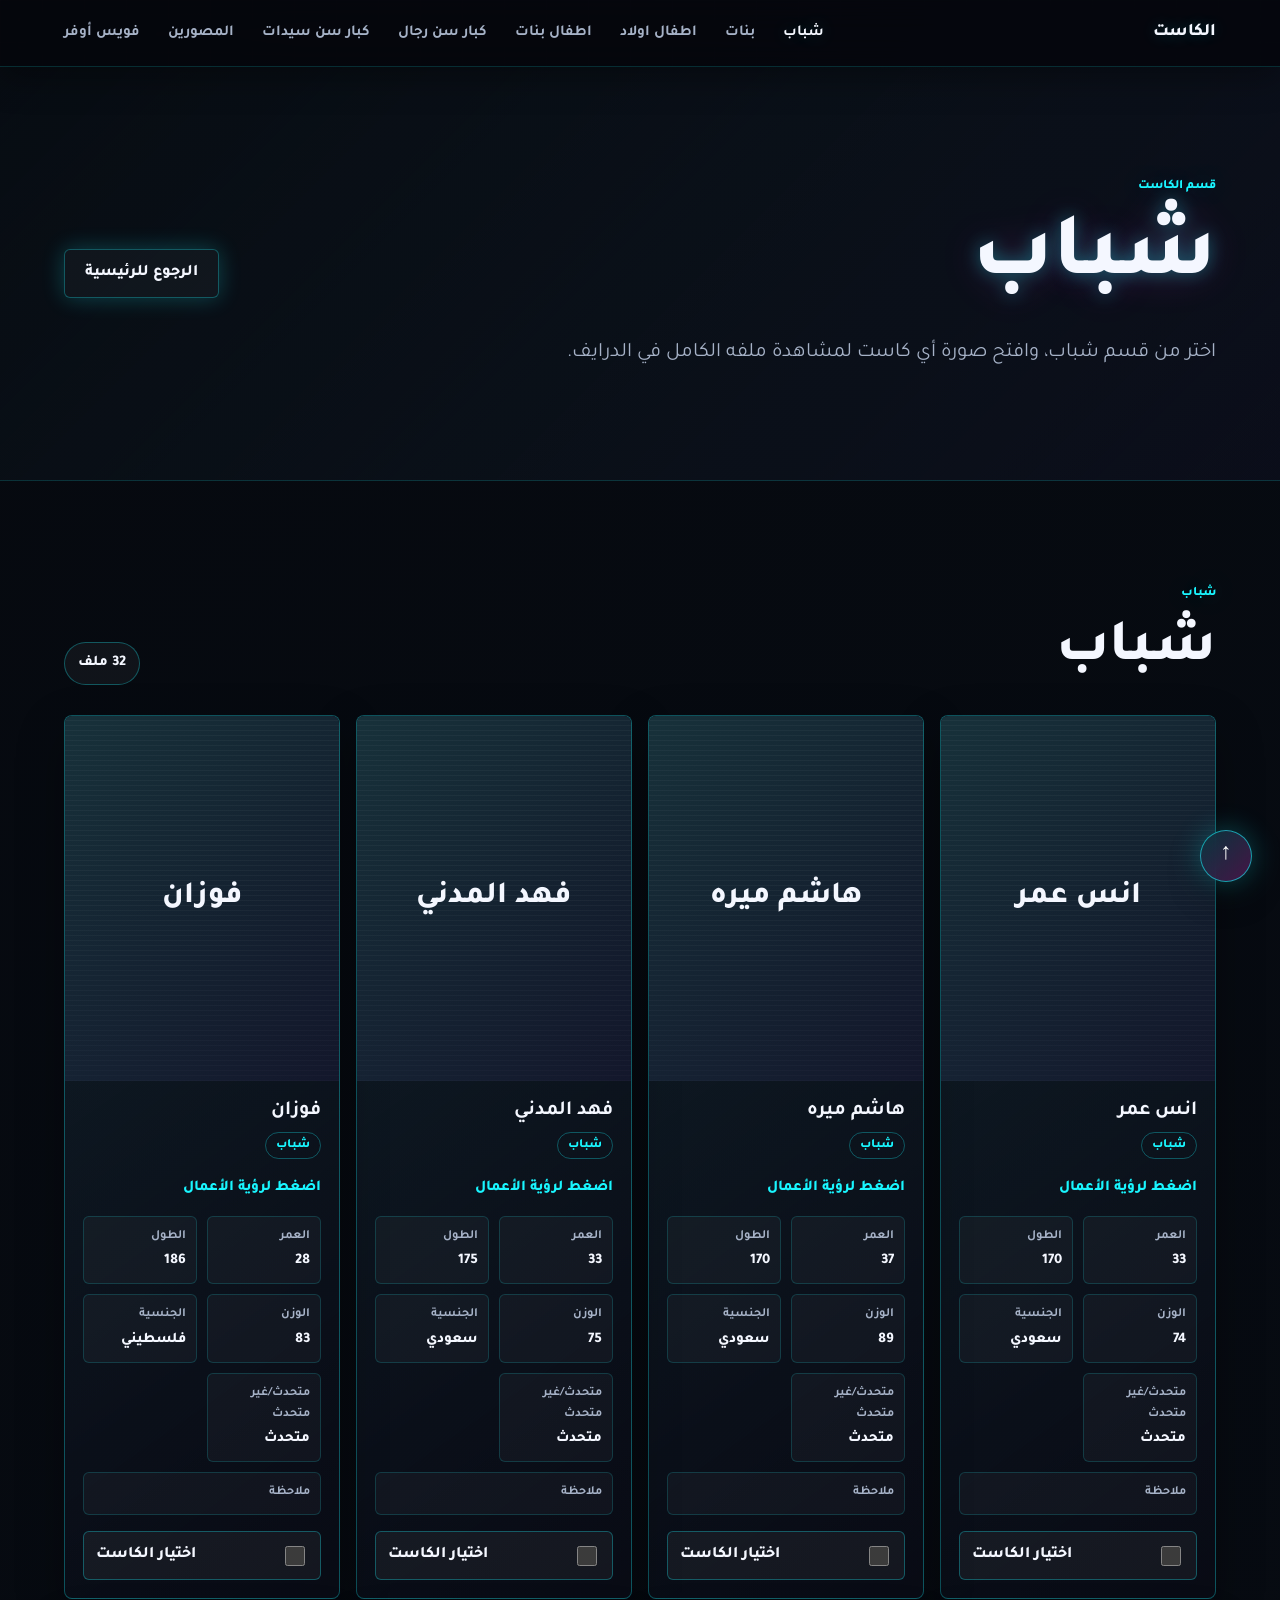
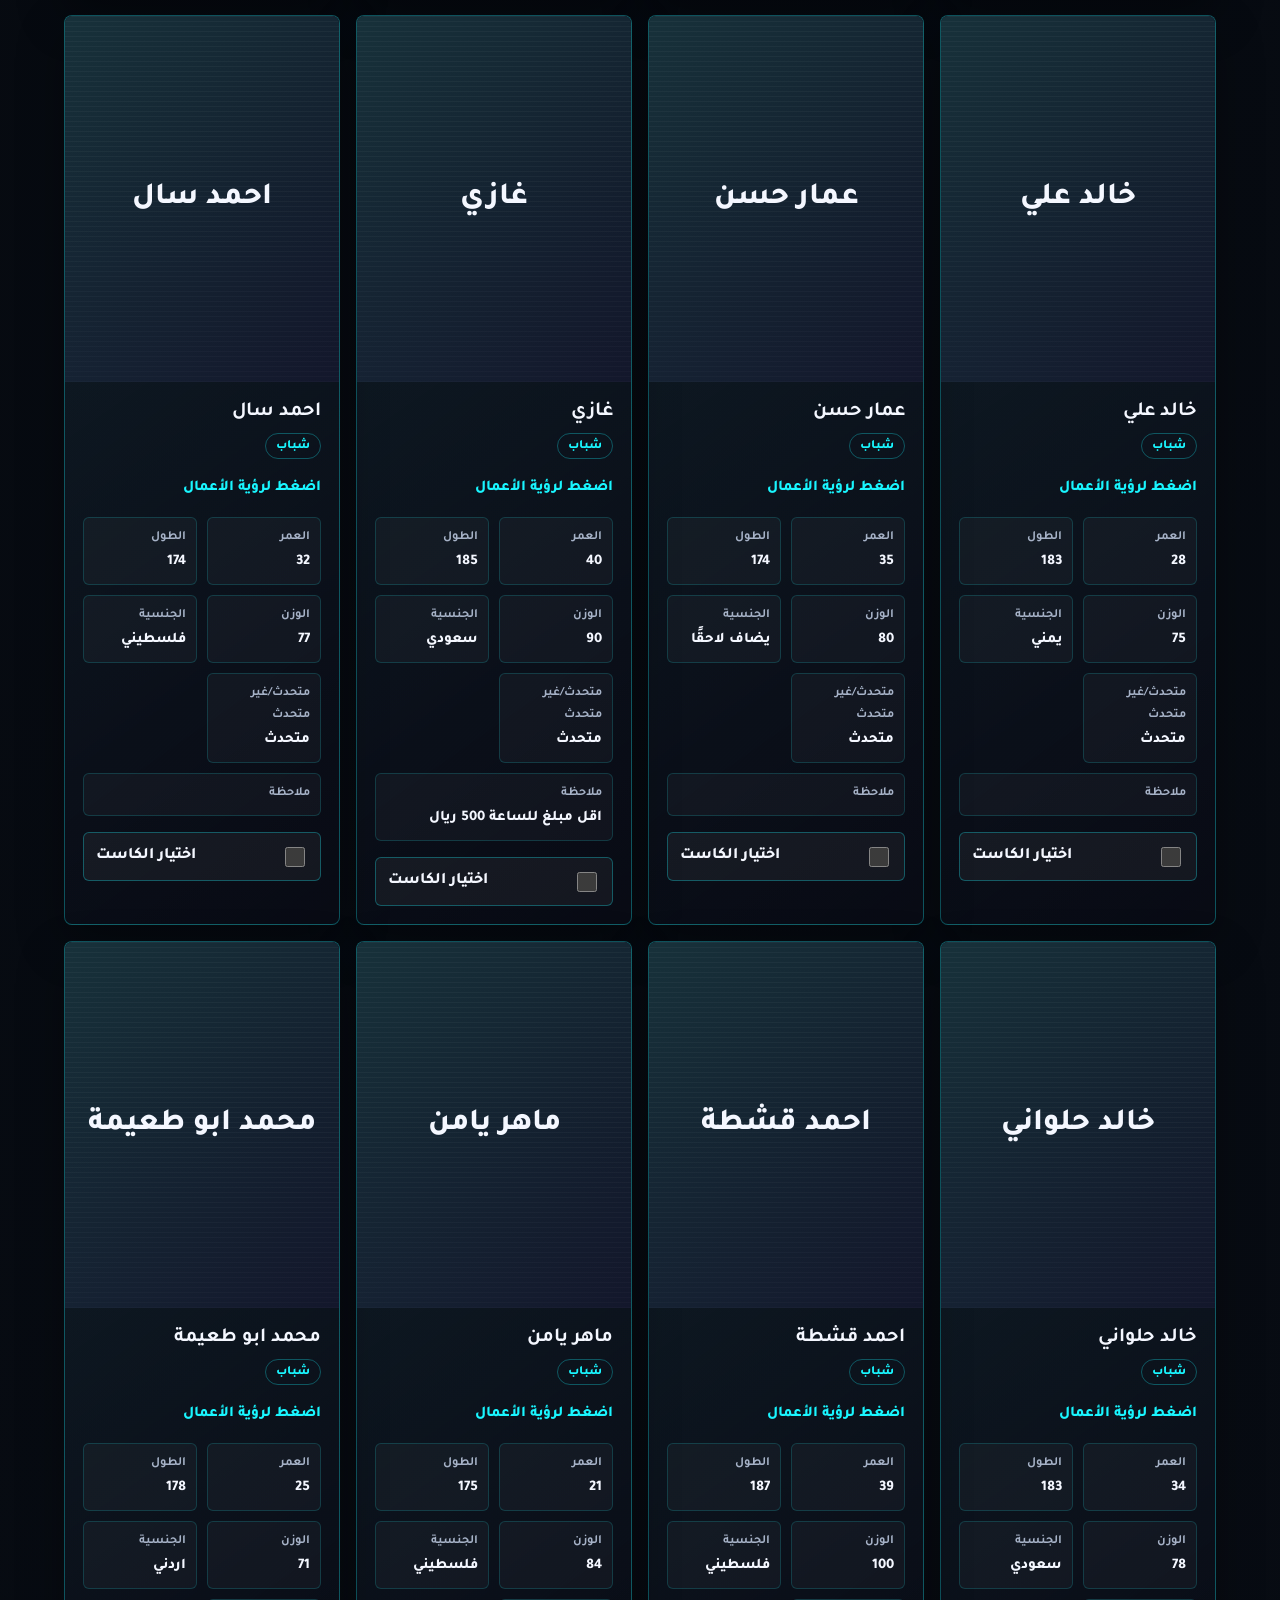
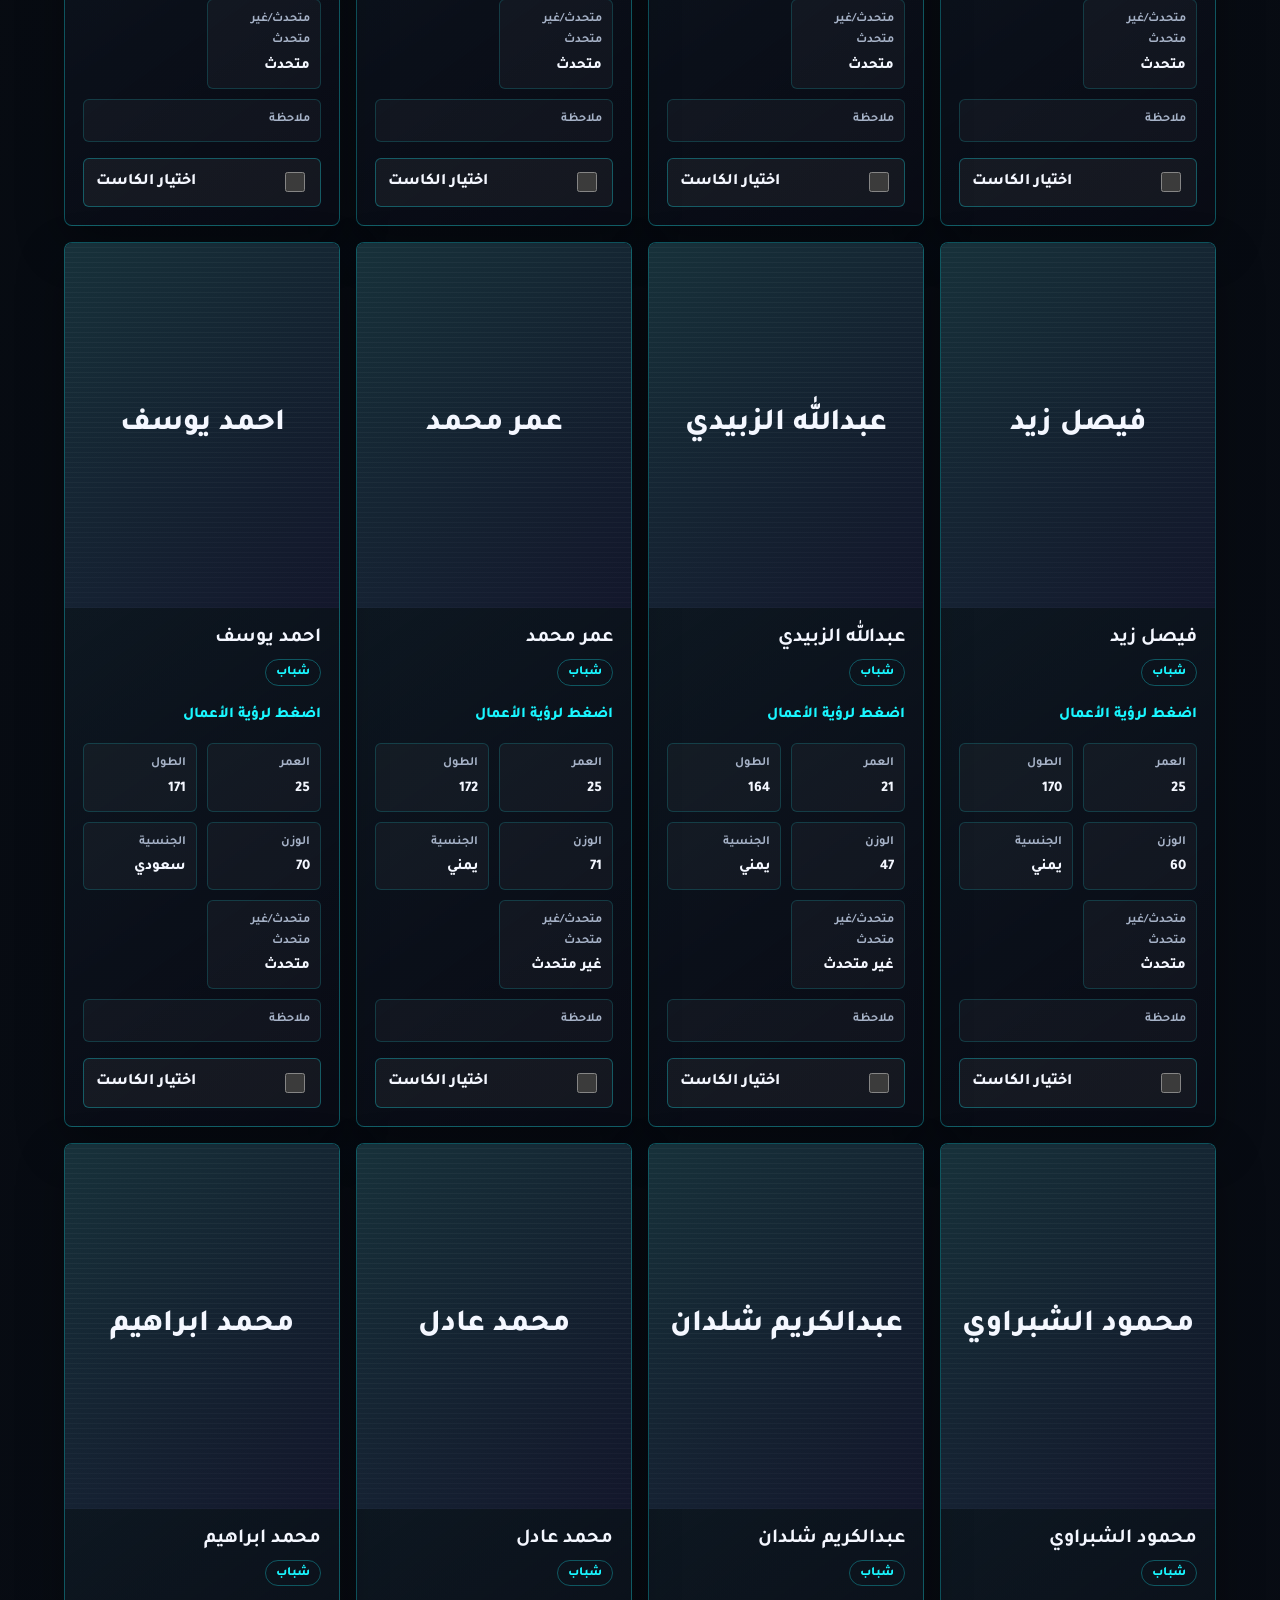
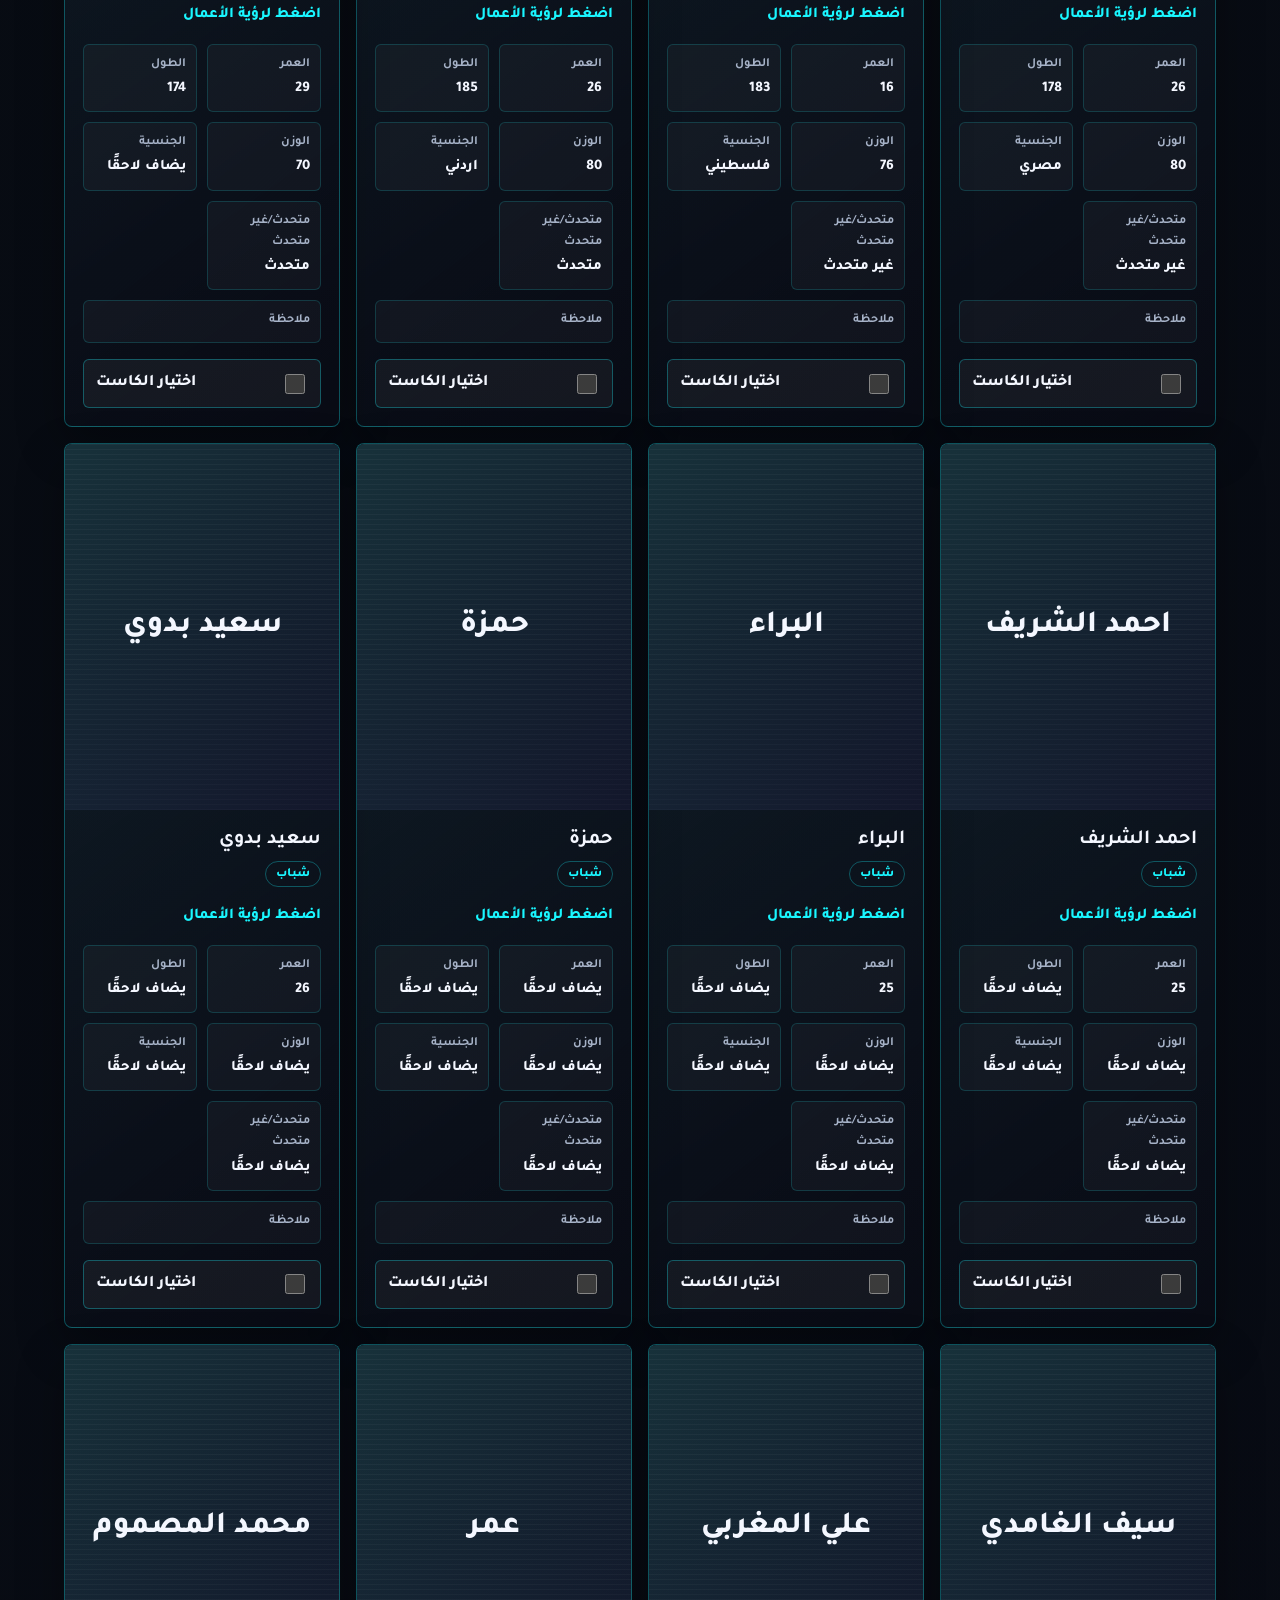
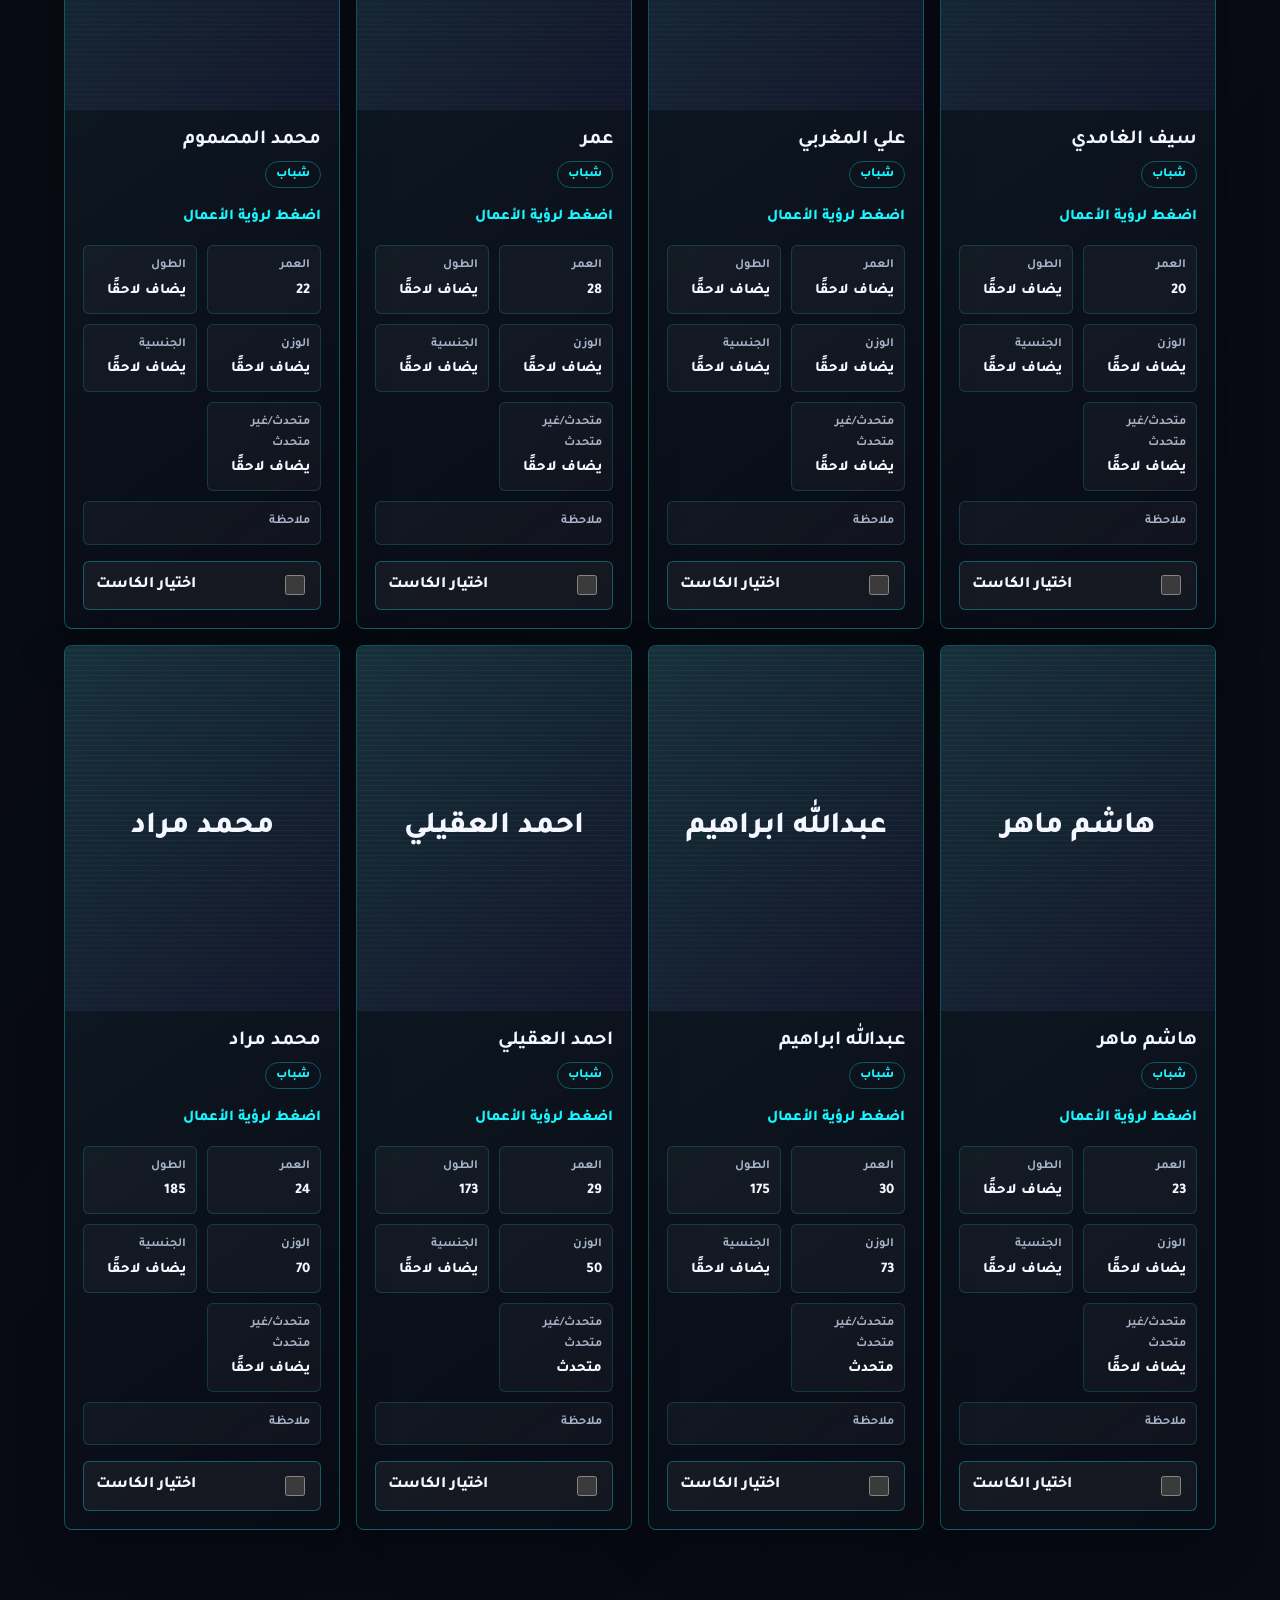
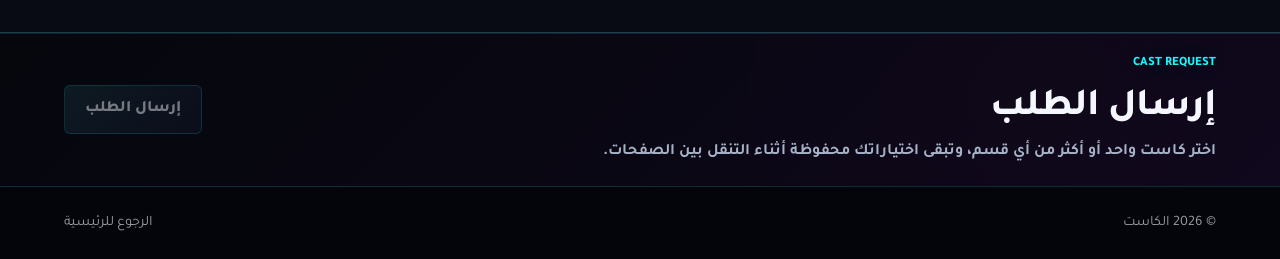
<file: cast-men.html>
<!doctype html>
<html lang="ar" dir="rtl">
  <head>
    <meta charset="utf-8" />
    <meta name="viewport" content="width=device-width, initial-scale=1" />
    <title>شباب | الكاست</title>
    <meta name="description" content="قسم الشباب في صفحة الكاست." />
    <link rel="preconnect" href="https://fonts.googleapis.com" />
    <link rel="preconnect" href="https://fonts.gstatic.com" crossorigin />
    <link
      href="https://fonts.googleapis.com/css2?family=Tajawal:wght@400;500;700;800&display=swap"
      rel="stylesheet"
    />
    <link rel="stylesheet" href="cast-styles.css?v=20260808-141935" />
  </head>
  <body class="cast-page cast-list-page" data-categories="men">
    <header id="top" class="site-header" aria-label="التنقل الرئيسي">
      <a class="brand" href="cast.html">الكاست</a>
      <nav>
        <a class="current-page" href="cast-men.html">شباب</a>
        <a href="cast-women.html">بنات</a>
        <a href="cast-boys.html">اطفال اولاد</a>
        <a href="cast-girls.html">اطفال بنات</a>
        <a href="cast-senior-men.html">كبار سن رجال</a>
        <a href="cast-senior-women.html">كبار سن سيدات</a>
        <a href="photographers.html">المصورين</a>
      </nav>
    </header>

    <main>
      <section class="cast-category-hero">
        <div>
          <p class="eyebrow">Cast Section</p>
          <h1>شباب</h1>
          <p class="lead">اختر من كاست الشباب، وافتح صورة أي كاست لمشاهدة ملفه الكامل في الدرايف.</p>
        </div>
        <a class="button secondary" href="cast.html">الرجوع للرئيسية</a>
      </section>

      <div id="castSections" class="cast-sections" aria-live="polite"></div>

      <section id="request" class="cast-request-bar" aria-label="إرسال طلب الكاست">
        <div>
          <p class="eyebrow">Cast Request</p>
          <h2>إرسال الطلب</h2>
          <p id="selectedSummary">اختر كاست واحد أو أكثر لتجهيز رسالة واتساب.</p>
        </div>
        <a
          id="sendCastRequest"
          class="button primary is-disabled"
          href="https://wa.me/966599599527"
          target="_blank"
          rel="noreferrer"
          aria-disabled="true"
        >
          إرسال الطلب
        </a>
      </section>
    </main>

    <footer>
      <span>© 2026 الكاست</span>
      <a href="cast.html">الرجوع للرئيسية</a>
    </footer>

    <a class="back-to-top" href="#top" aria-label="العودة لأعلى الصفحة" title="العودة للأعلى">↑</a>

    <script src="cast-categories.js?v=20260808-141935"></script>
    <script src="cast-data.js?v=20260808-141935"></script>
    <script src="cast.js?v=20260808-141935"></script>
  </body>
</html>
</file>
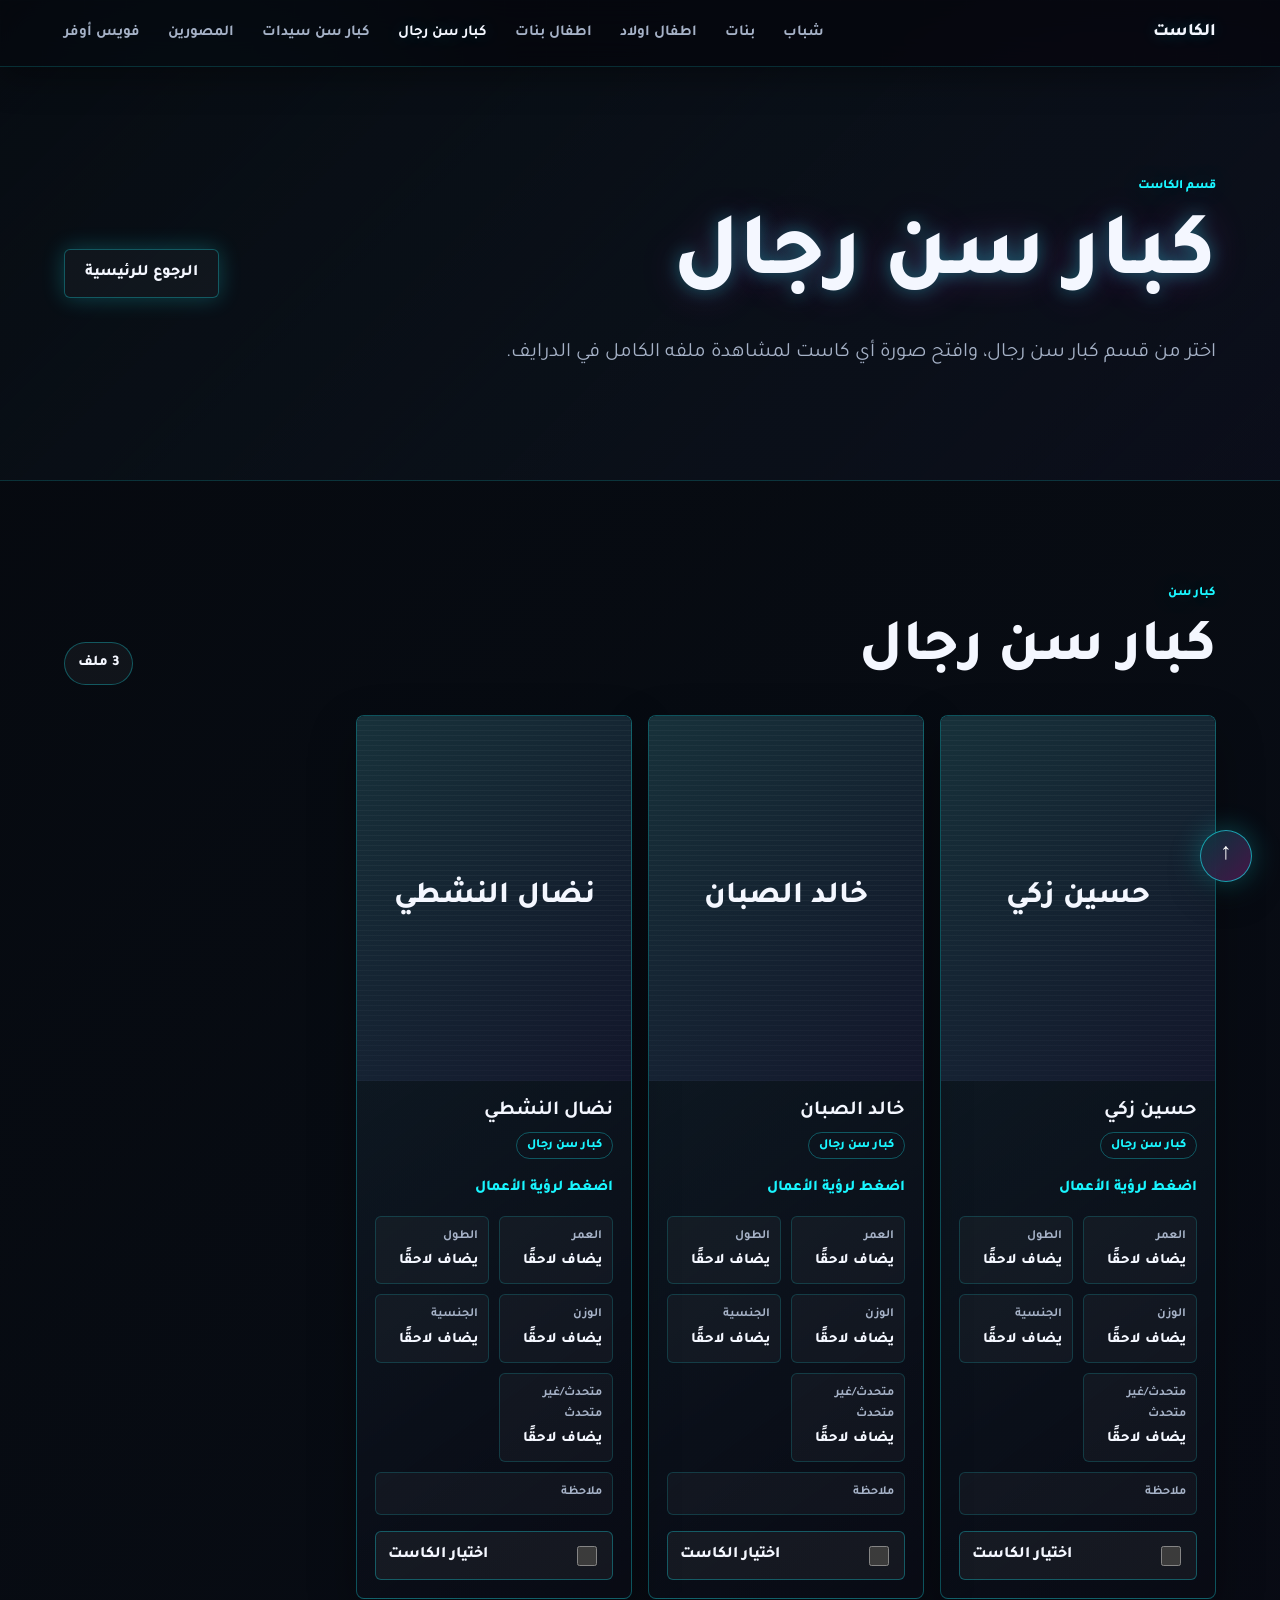
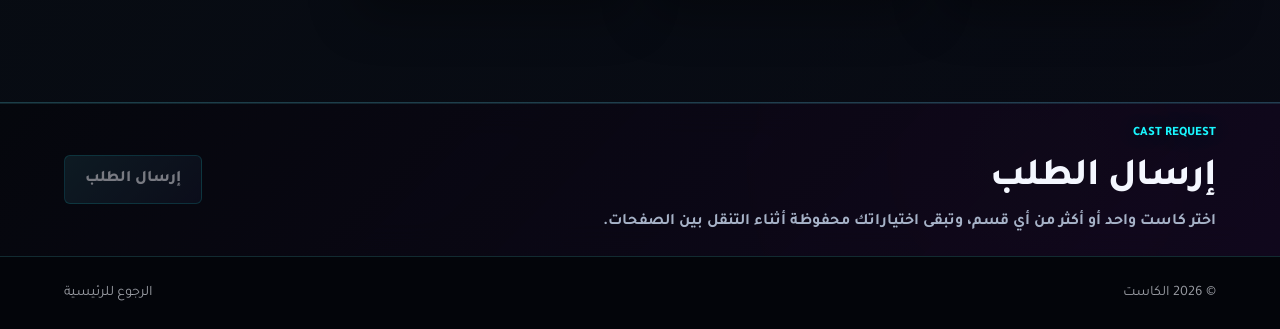
<file: cast-senior-men.html>
<!doctype html>
<html lang="ar" dir="rtl">
  <head>
    <meta charset="utf-8" />
    <meta name="viewport" content="width=device-width, initial-scale=1" />
    <title>كبار سن رجال | الكاست</title>
    <meta name="description" content="قسم كبار سن رجال في صفحة الكاست." />
    <link rel="preconnect" href="https://fonts.googleapis.com" />
    <link rel="preconnect" href="https://fonts.gstatic.com" crossorigin />
    <link
      href="https://fonts.googleapis.com/css2?family=Tajawal:wght@400;500;700;800&display=swap"
      rel="stylesheet"
    />
    <link rel="stylesheet" href="cast-styles.css?v=20260808-141935" />
  </head>
  <body class="cast-page cast-list-page" data-categories="seniorMen">
    <header id="top" class="site-header" aria-label="التنقل الرئيسي">
      <a class="brand" href="cast.html">الكاست</a>
      <nav>
        <a href="cast-men.html">شباب</a>
        <a href="cast-women.html">بنات</a>
        <a href="cast-boys.html">اطفال اولاد</a>
        <a href="cast-girls.html">اطفال بنات</a>
        <a class="current-page" href="cast-senior-men.html">كبار سن رجال</a>
        <a href="cast-senior-women.html">كبار سن سيدات</a>
        <a href="photographers.html">المصورين</a>
      </nav>
    </header>

    <main>
      <section class="cast-category-hero">
        <div>
          <p class="eyebrow">Cast Section</p>
          <h1>كبار سن رجال</h1>
          <p class="lead">قسم جاهز لكبار سن رجال، وسيظهر فيه الكاست بعد نقل الأسماء له.</p>
        </div>
        <a class="button secondary" href="cast.html">الرجوع للرئيسية</a>
      </section>

      <div id="castSections" class="cast-sections" aria-live="polite"></div>

      <section id="request" class="cast-request-bar" aria-label="إرسال طلب الكاست">
        <div>
          <p class="eyebrow">Cast Request</p>
          <h2>إرسال الطلب</h2>
          <p id="selectedSummary">اختر كاست واحد أو أكثر لتجهيز رسالة واتساب.</p>
        </div>
        <a
          id="sendCastRequest"
          class="button primary is-disabled"
          href="https://wa.me/966599599527"
          target="_blank"
          rel="noreferrer"
          aria-disabled="true"
        >
          إرسال الطلب
        </a>
      </section>
    </main>

    <footer>
      <span>© 2026 الكاست</span>
      <a href="cast.html">الرجوع للرئيسية</a>
    </footer>

    <a class="back-to-top" href="#top" aria-label="العودة لأعلى الصفحة" title="العودة للأعلى">↑</a>

    <script src="cast-categories.js?v=20260808-141935"></script>
    <script src="cast-data.js?v=20260808-141935"></script>
    <script src="cast.js?v=20260808-141935"></script>
  </body>
</html>
</file>
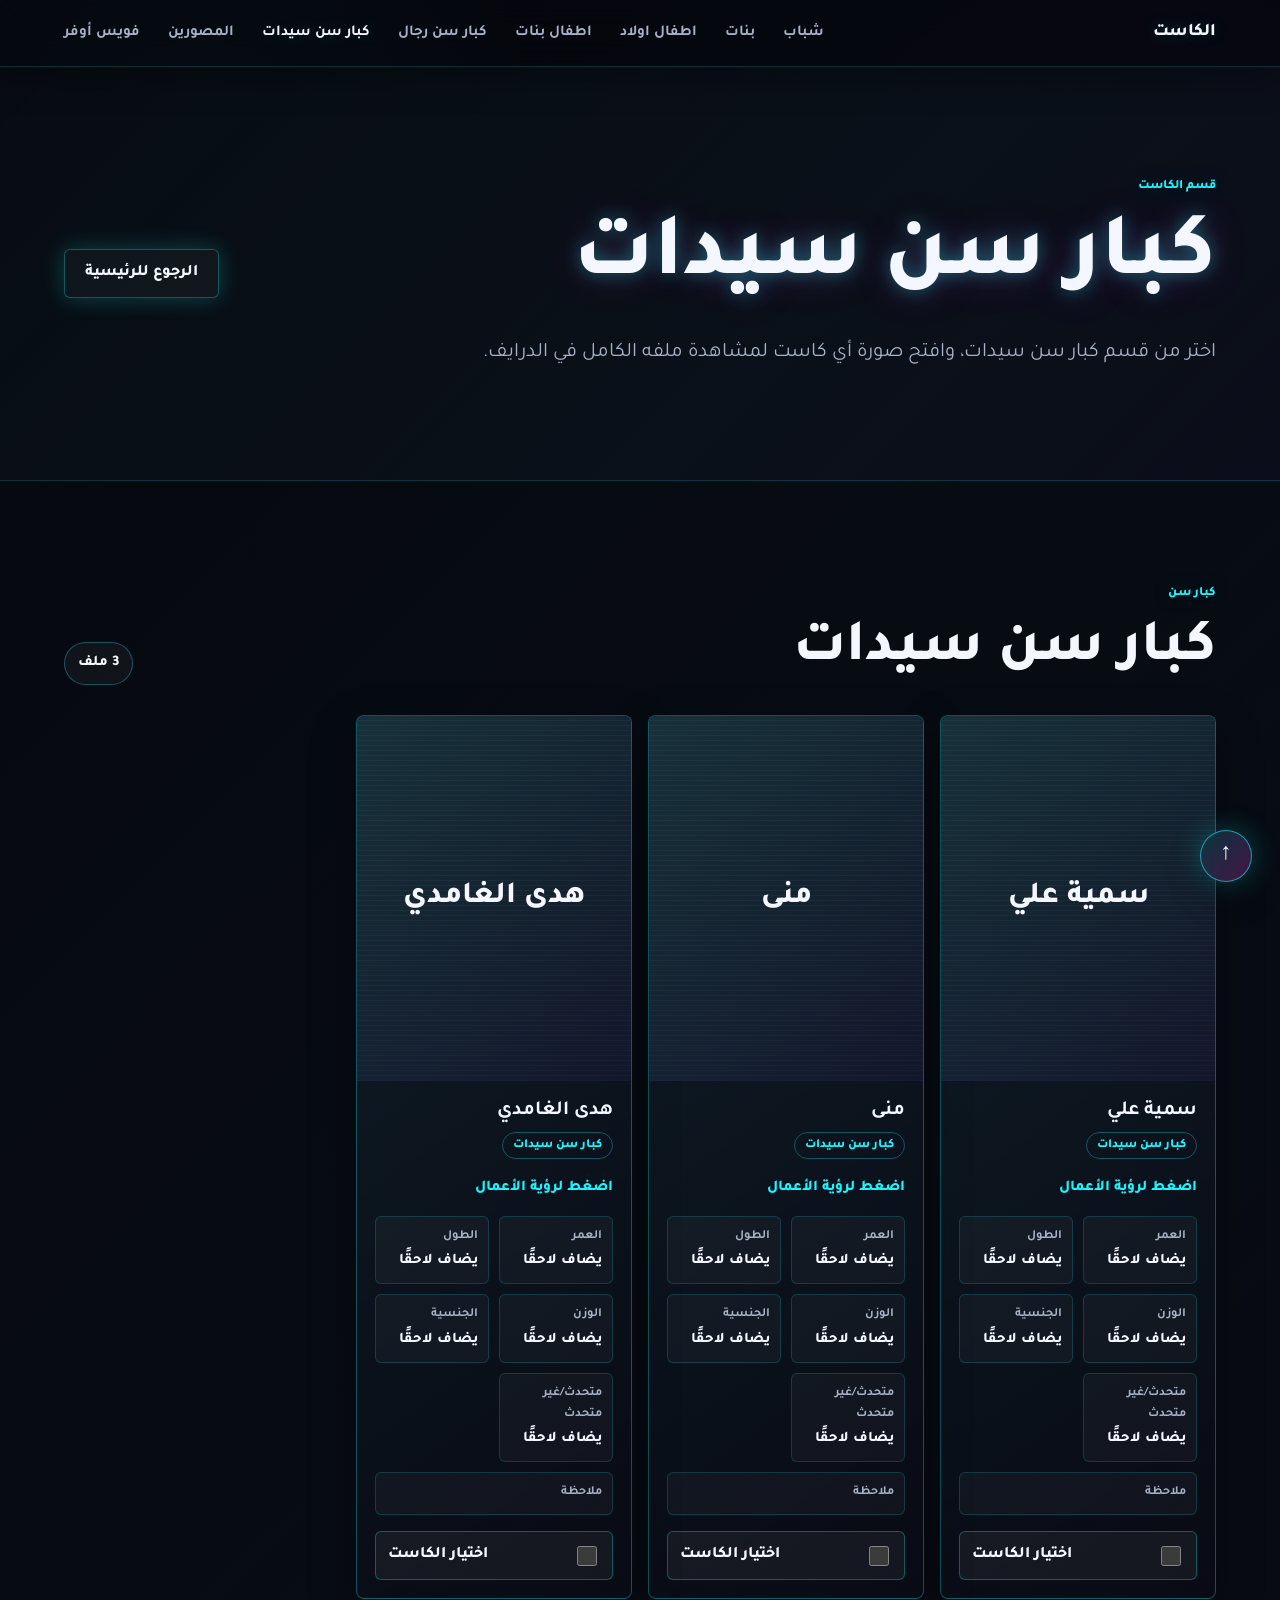
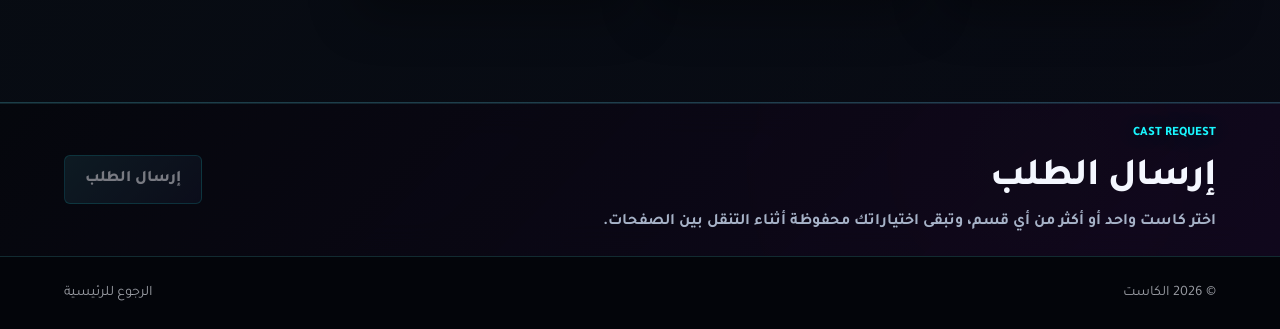
<file: cast-senior-women.html>
<!doctype html>
<html lang="ar" dir="rtl">
  <head>
    <meta charset="utf-8" />
    <meta name="viewport" content="width=device-width, initial-scale=1" />
    <title>كبار سن سيدات | الكاست</title>
    <meta name="description" content="قسم كبار سن سيدات في صفحة الكاست." />
    <link rel="preconnect" href="https://fonts.googleapis.com" />
    <link rel="preconnect" href="https://fonts.gstatic.com" crossorigin />
    <link
      href="https://fonts.googleapis.com/css2?family=Tajawal:wght@400;500;700;800&display=swap"
      rel="stylesheet"
    />
    <link rel="stylesheet" href="cast-styles.css?v=20260808-141935" />
  </head>
  <body class="cast-page cast-list-page" data-categories="seniorWomen">
    <header id="top" class="site-header" aria-label="التنقل الرئيسي">
      <a class="brand" href="cast.html">الكاست</a>
      <nav>
        <a href="cast-men.html">شباب</a>
        <a href="cast-women.html">بنات</a>
        <a href="cast-boys.html">اطفال اولاد</a>
        <a href="cast-girls.html">اطفال بنات</a>
        <a href="cast-senior-men.html">كبار سن رجال</a>
        <a class="current-page" href="cast-senior-women.html">كبار سن سيدات</a>
        <a href="photographers.html">المصورين</a>
      </nav>
    </header>

    <main>
      <section class="cast-category-hero">
        <div>
          <p class="eyebrow">Cast Section</p>
          <h1>كبار سن سيدات</h1>
          <p class="lead">قسم جاهز لكبار سن سيدات، وسيظهر فيه الكاست بعد نقل الأسماء له.</p>
        </div>
        <a class="button secondary" href="cast.html">الرجوع للرئيسية</a>
      </section>

      <div id="castSections" class="cast-sections" aria-live="polite"></div>

      <section id="request" class="cast-request-bar" aria-label="إرسال طلب الكاست">
        <div>
          <p class="eyebrow">Cast Request</p>
          <h2>إرسال الطلب</h2>
          <p id="selectedSummary">اختر كاست واحد أو أكثر لتجهيز رسالة واتساب.</p>
        </div>
        <a
          id="sendCastRequest"
          class="button primary is-disabled"
          href="https://wa.me/966599599527"
          target="_blank"
          rel="noreferrer"
          aria-disabled="true"
        >
          إرسال الطلب
        </a>
      </section>
    </main>

    <footer>
      <span>© 2026 الكاست</span>
      <a href="cast.html">الرجوع للرئيسية</a>
    </footer>

    <a class="back-to-top" href="#top" aria-label="العودة لأعلى الصفحة" title="العودة للأعلى">↑</a>

    <script src="cast-categories.js?v=20260808-141935"></script>
    <script src="cast-data.js?v=20260808-141935"></script>
    <script src="cast.js?v=20260808-141935"></script>
  </body>
</html>
</file>
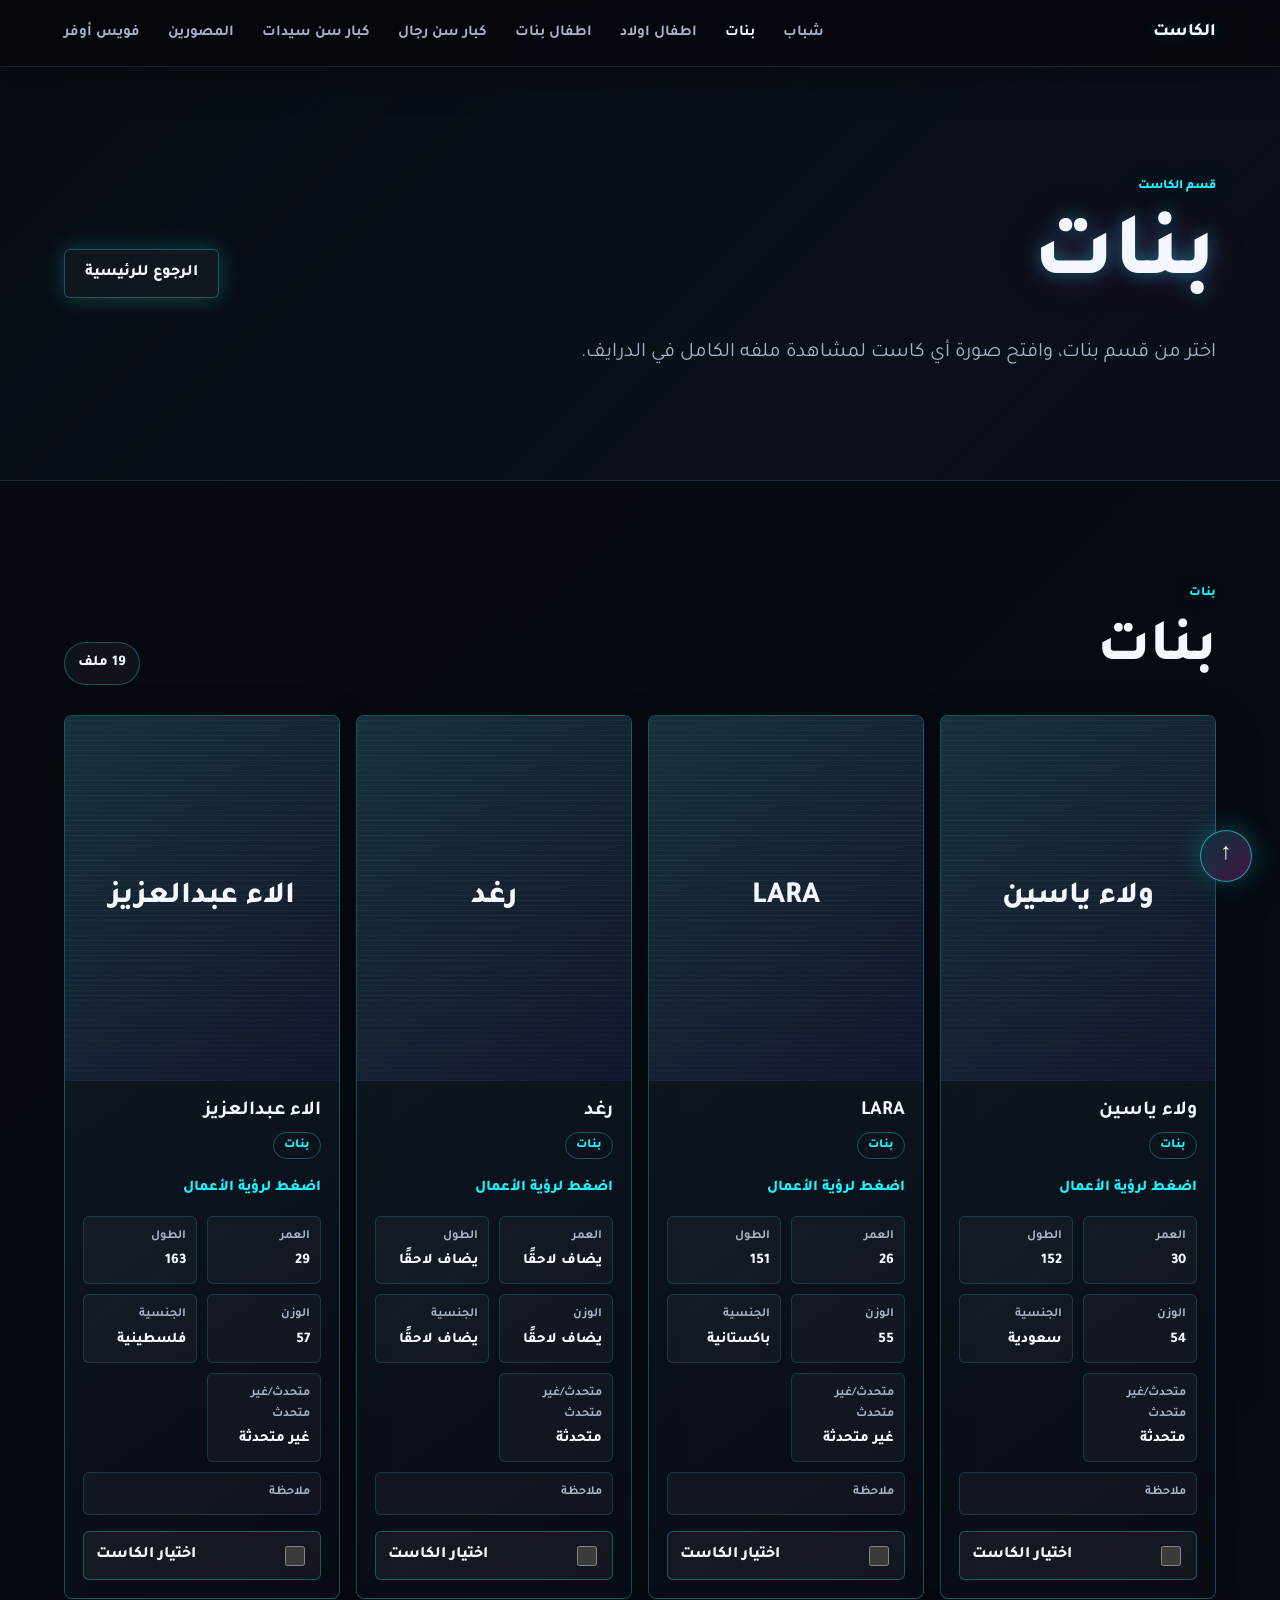
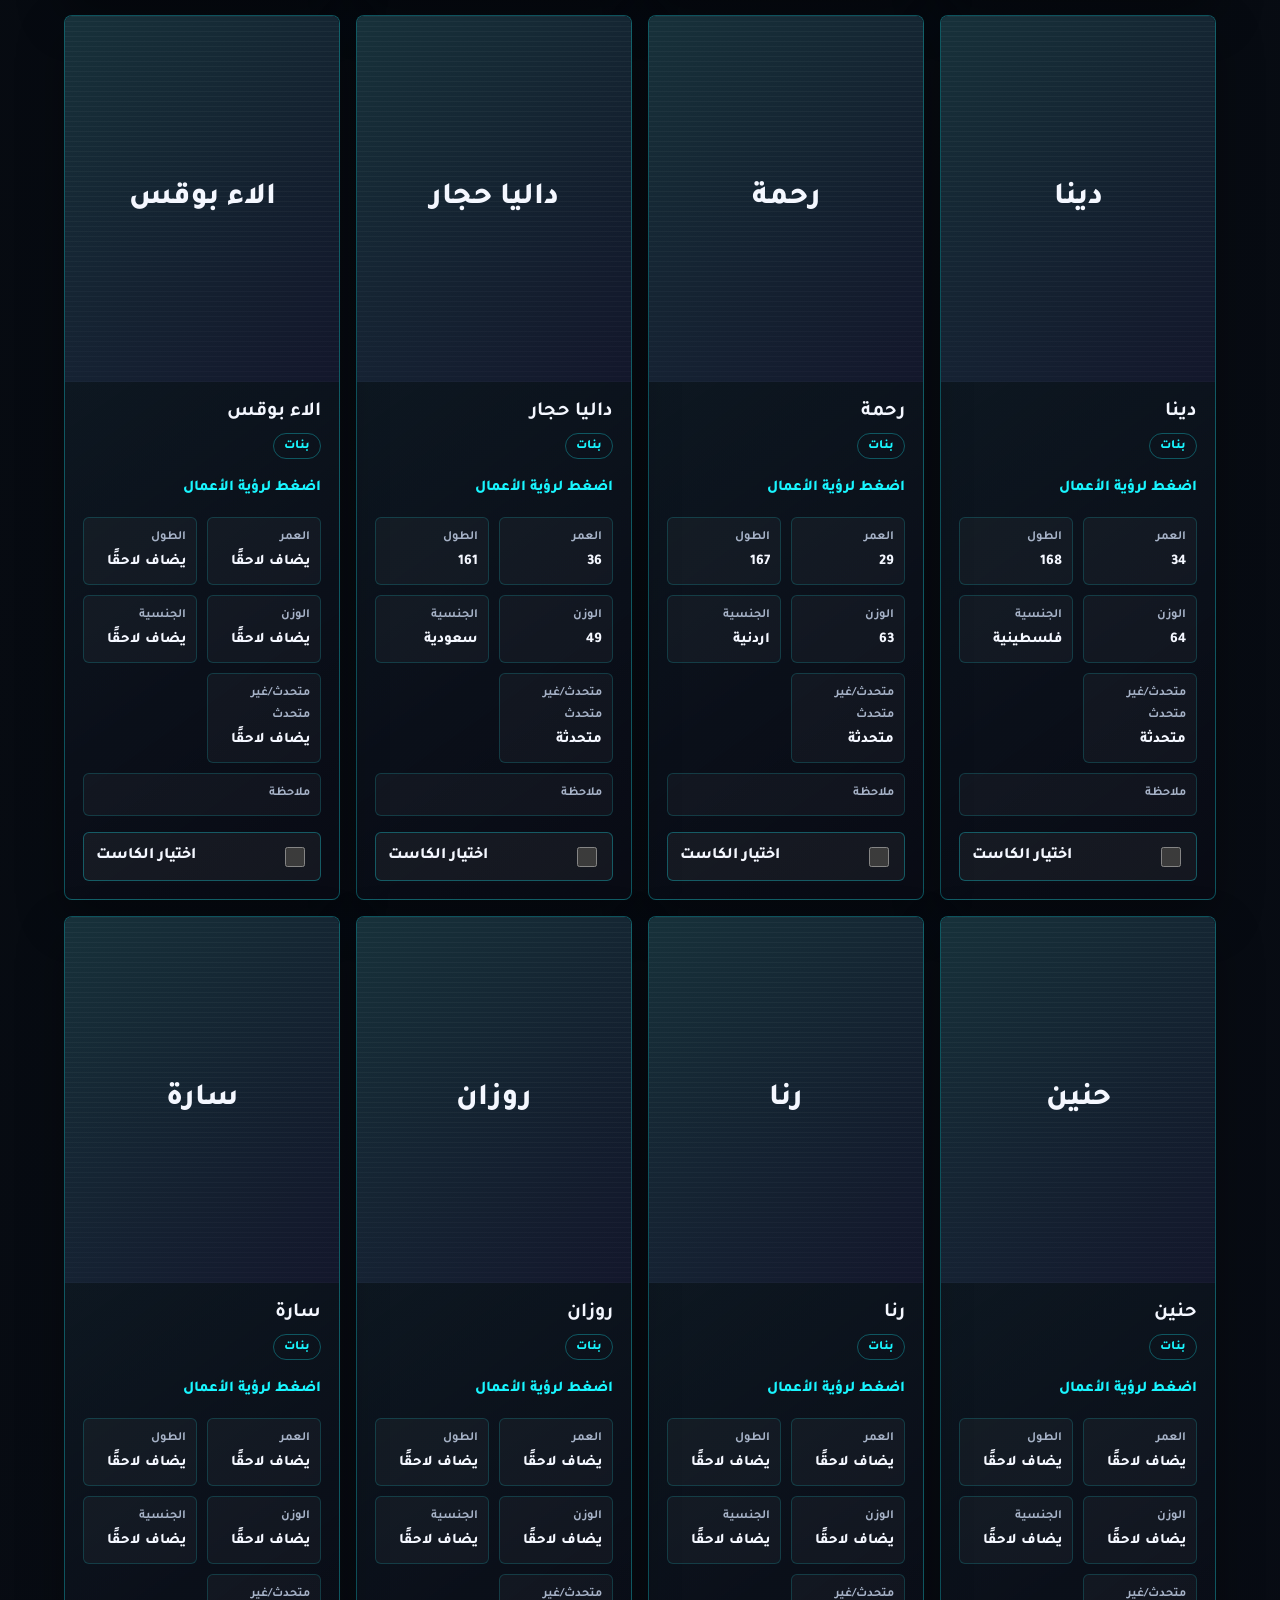
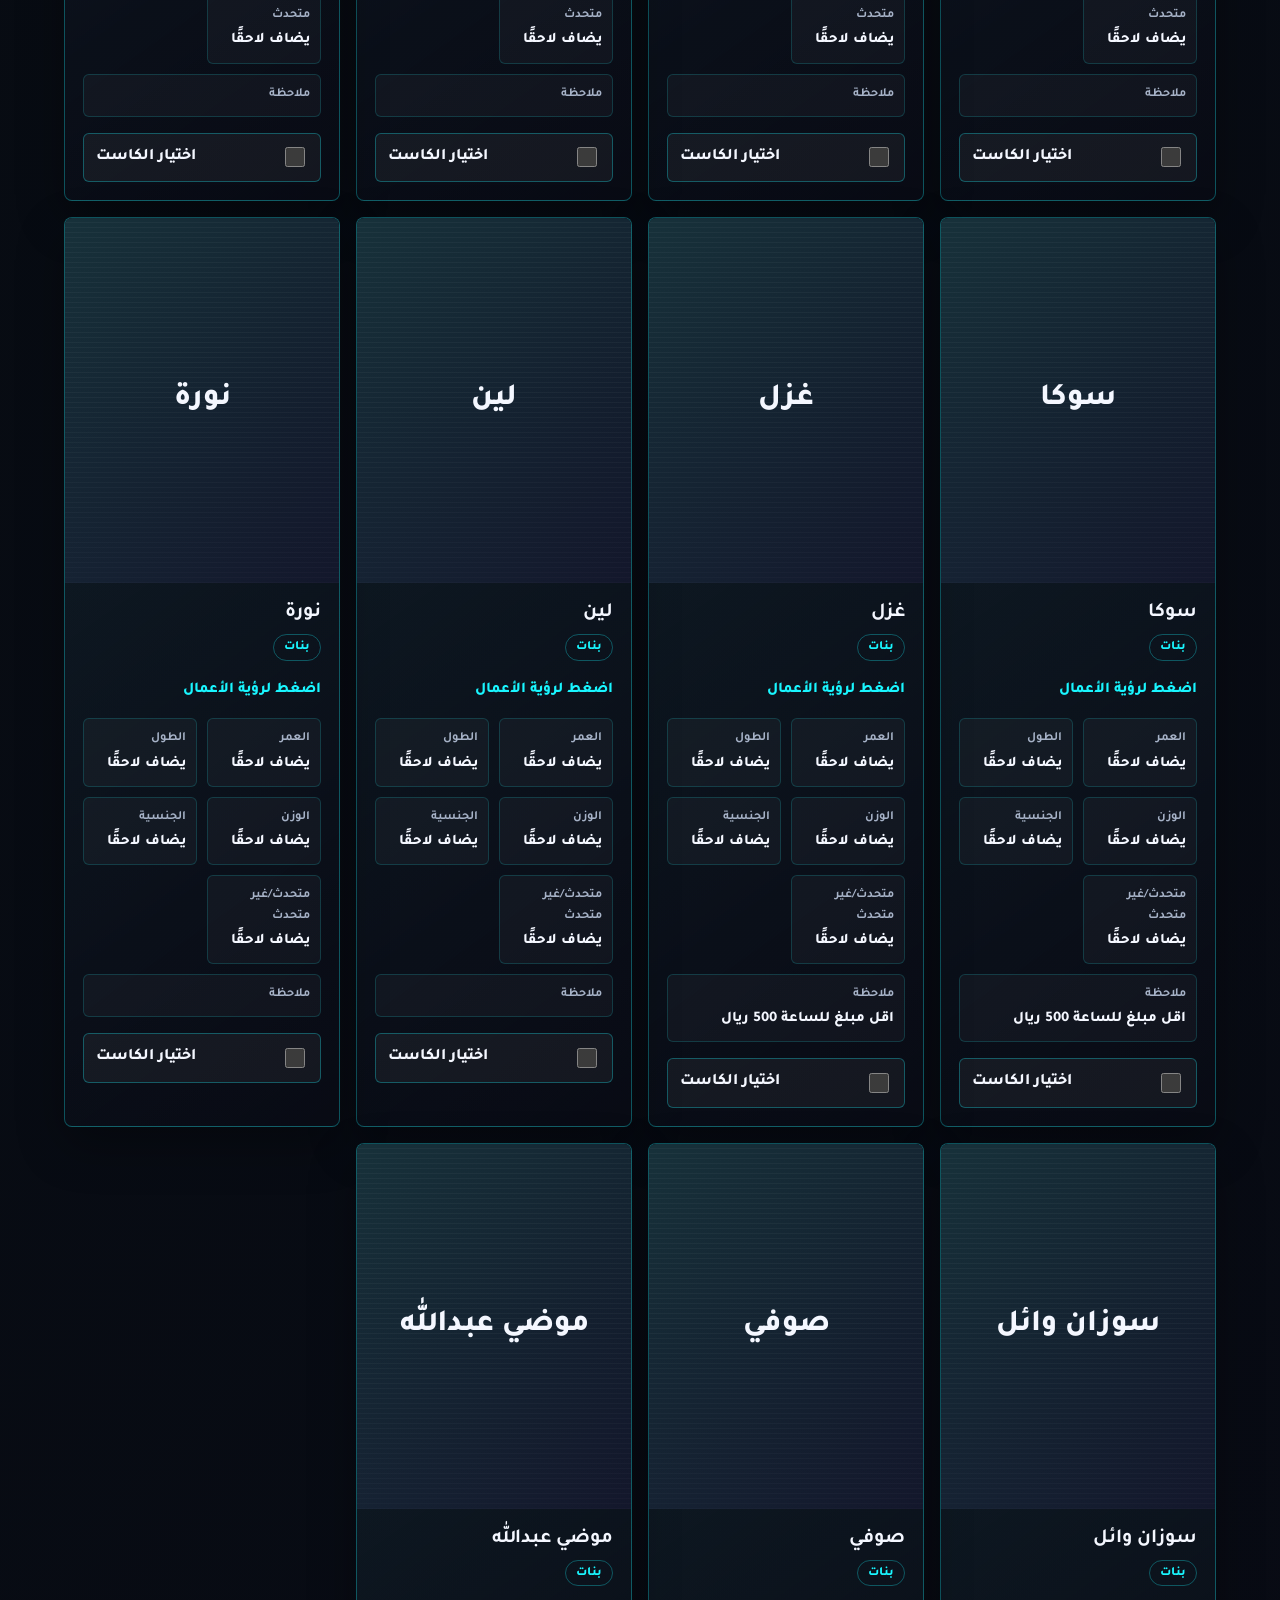
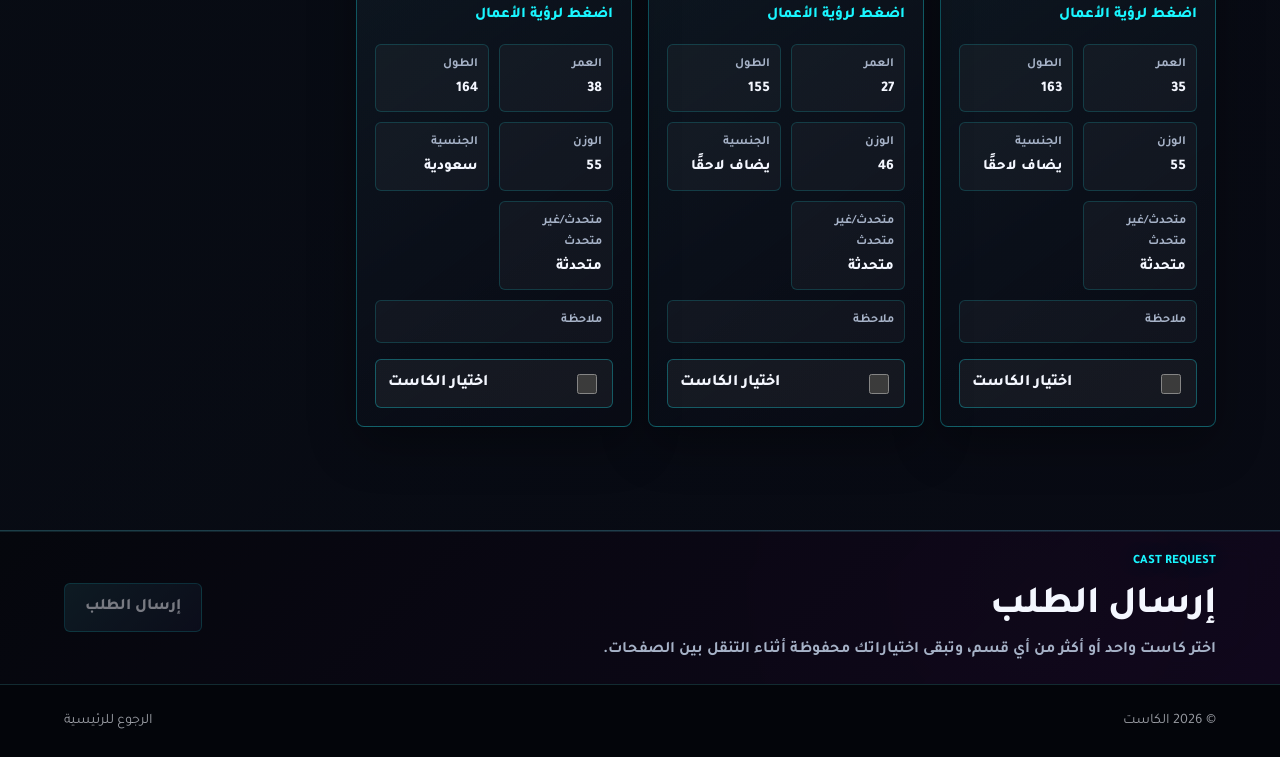
<file: cast-women.html>
<!doctype html>
<html lang="ar" dir="rtl">
  <head>
    <meta charset="utf-8" />
    <meta name="viewport" content="width=device-width, initial-scale=1" />
    <title>بنات | الكاست</title>
    <meta name="description" content="قسم بنات في صفحة الكاست." />
    <link rel="preconnect" href="https://fonts.googleapis.com" />
    <link rel="preconnect" href="https://fonts.gstatic.com" crossorigin />
    <link
      href="https://fonts.googleapis.com/css2?family=Tajawal:wght@400;500;700;800&display=swap"
      rel="stylesheet"
    />
    <link rel="stylesheet" href="cast-styles.css?v=20260808-141935" />
  </head>
  <body class="cast-page cast-list-page" data-categories="women">
    <header id="top" class="site-header" aria-label="التنقل الرئيسي">
      <a class="brand" href="cast.html">الكاست</a>
      <nav>
        <a href="cast-men.html">شباب</a>
        <a class="current-page" href="cast-women.html">بنات</a>
        <a href="cast-boys.html">اطفال اولاد</a>
        <a href="cast-girls.html">اطفال بنات</a>
        <a href="cast-senior-men.html">كبار سن رجال</a>
        <a href="cast-senior-women.html">كبار سن سيدات</a>
        <a href="photographers.html">المصورين</a>
      </nav>
    </header>

    <main>
      <section class="cast-category-hero">
        <div>
          <p class="eyebrow">Cast Section</p>
          <h1>بنات</h1>
          <p class="lead">اختر من كاست البنات، وافتح صورة أي كاست لمشاهدة ملفها الكامل في الدرايف.</p>
        </div>
        <a class="button secondary" href="cast.html">الرجوع للرئيسية</a>
      </section>

      <div id="castSections" class="cast-sections" aria-live="polite"></div>

      <section id="request" class="cast-request-bar" aria-label="إرسال طلب الكاست">
        <div>
          <p class="eyebrow">Cast Request</p>
          <h2>إرسال الطلب</h2>
          <p id="selectedSummary">اختر كاست واحد أو أكثر لتجهيز رسالة واتساب.</p>
        </div>
        <a
          id="sendCastRequest"
          class="button primary is-disabled"
          href="https://wa.me/966599599527"
          target="_blank"
          rel="noreferrer"
          aria-disabled="true"
        >
          إرسال الطلب
        </a>
      </section>
    </main>

    <footer>
      <span>© 2026 الكاست</span>
      <a href="cast.html">الرجوع للرئيسية</a>
    </footer>

    <a class="back-to-top" href="#top" aria-label="العودة لأعلى الصفحة" title="العودة للأعلى">↑</a>

    <script src="cast-categories.js?v=20260808-141935"></script>
    <script src="cast-data.js?v=20260808-141935"></script>
    <script src="cast.js?v=20260808-141935"></script>
  </body>
</html>
</file>
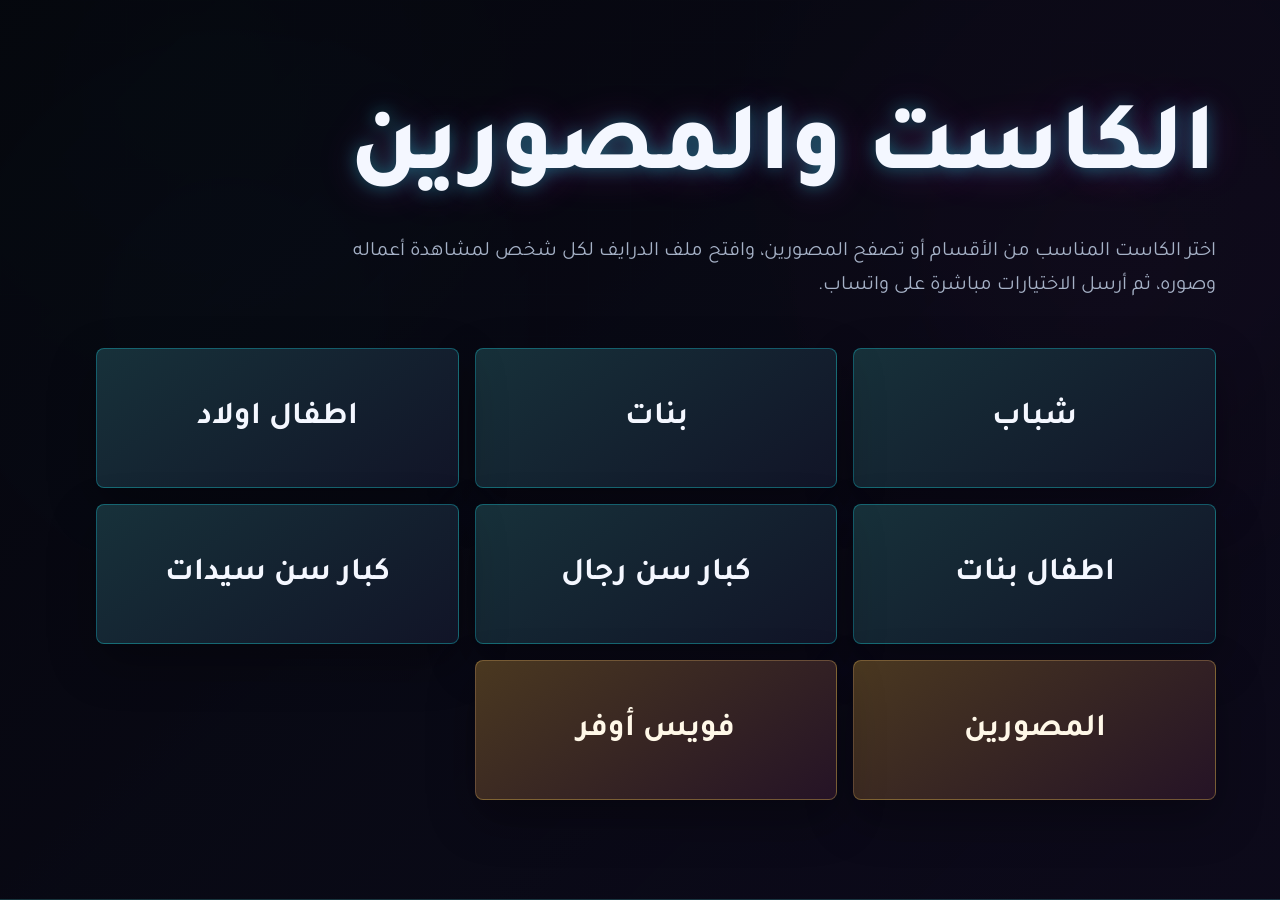
<file: cast.html>
<!doctype html>
<html lang="ar" dir="rtl">
  <head>
    <meta charset="utf-8" />
    <meta name="viewport" content="width=device-width, initial-scale=1" />
    <title>الكاست والمصورين</title>
    <meta
      name="description"
      content="اختر الكاست المناسب من الأقسام أو تصفح المصورين، وافتح ملف الدرايف لكل شخص لمشاهدة أعماله وصوره، ثم أرسل الاختيارات مباشرة على واتساب."
    />
    <meta property="og:title" content="الكاست والمصورين" />
    <meta
      property="og:description"
      content="اختر الكاست المناسب من الأقسام أو تصفح المصورين، وافتح ملف الدرايف لكل شخص لمشاهدة أعماله وصوره، ثم أرسل الاختيارات مباشرة على واتساب."
    />
    <meta property="og:type" content="website" />
    <meta property="og:url" content="https://anas3719.github.io/cast.html" />
    <meta name="twitter:title" content="الكاست والمصورين" />
    <meta
      name="twitter:description"
      content="اختر الكاست المناسب من الأقسام أو تصفح المصورين، وافتح ملف الدرايف لكل شخص لمشاهدة أعماله وصوره، ثم أرسل الاختيارات مباشرة على واتساب."
    />
    <link rel="preconnect" href="https://fonts.googleapis.com" />
    <link rel="preconnect" href="https://fonts.gstatic.com" crossorigin />
    <link
      href="https://fonts.googleapis.com/css2?family=Tajawal:wght@400;500;700;800&display=swap"
      rel="stylesheet"
    />
    <link rel="stylesheet" href="cast-styles.css?v=20260808-141935" />
  </head>
  <body class="cast-page cast-home-page">
    <main>
      <section id="top" class="cast-hero cast-home-hero">
        <div class="cast-hero__copy">
          <h1>الكاست والمصورين</h1>
          <p class="lead">
            اختر الكاست المناسب من الأقسام أو تصفح المصورين، وافتح ملف الدرايف لكل شخص لمشاهدة
            أعماله وصوره، ثم أرسل الاختيارات مباشرة على واتساب.
          </p>
        </div>

        <div id="castCategoryCards" class="cast-category-cards" aria-label="أقسام الكاست"></div>
      </section>
    </main>

    <script src="cast-categories.js?v=20260808-141935"></script>
    <script src="cast-data.js?v=20260808-141935"></script>
    <script src="photographers-data.js?v=20260808-141935"></script>
    <script src="cast.js?v=20260808-141935"></script>
  </body>
</html>
</file>
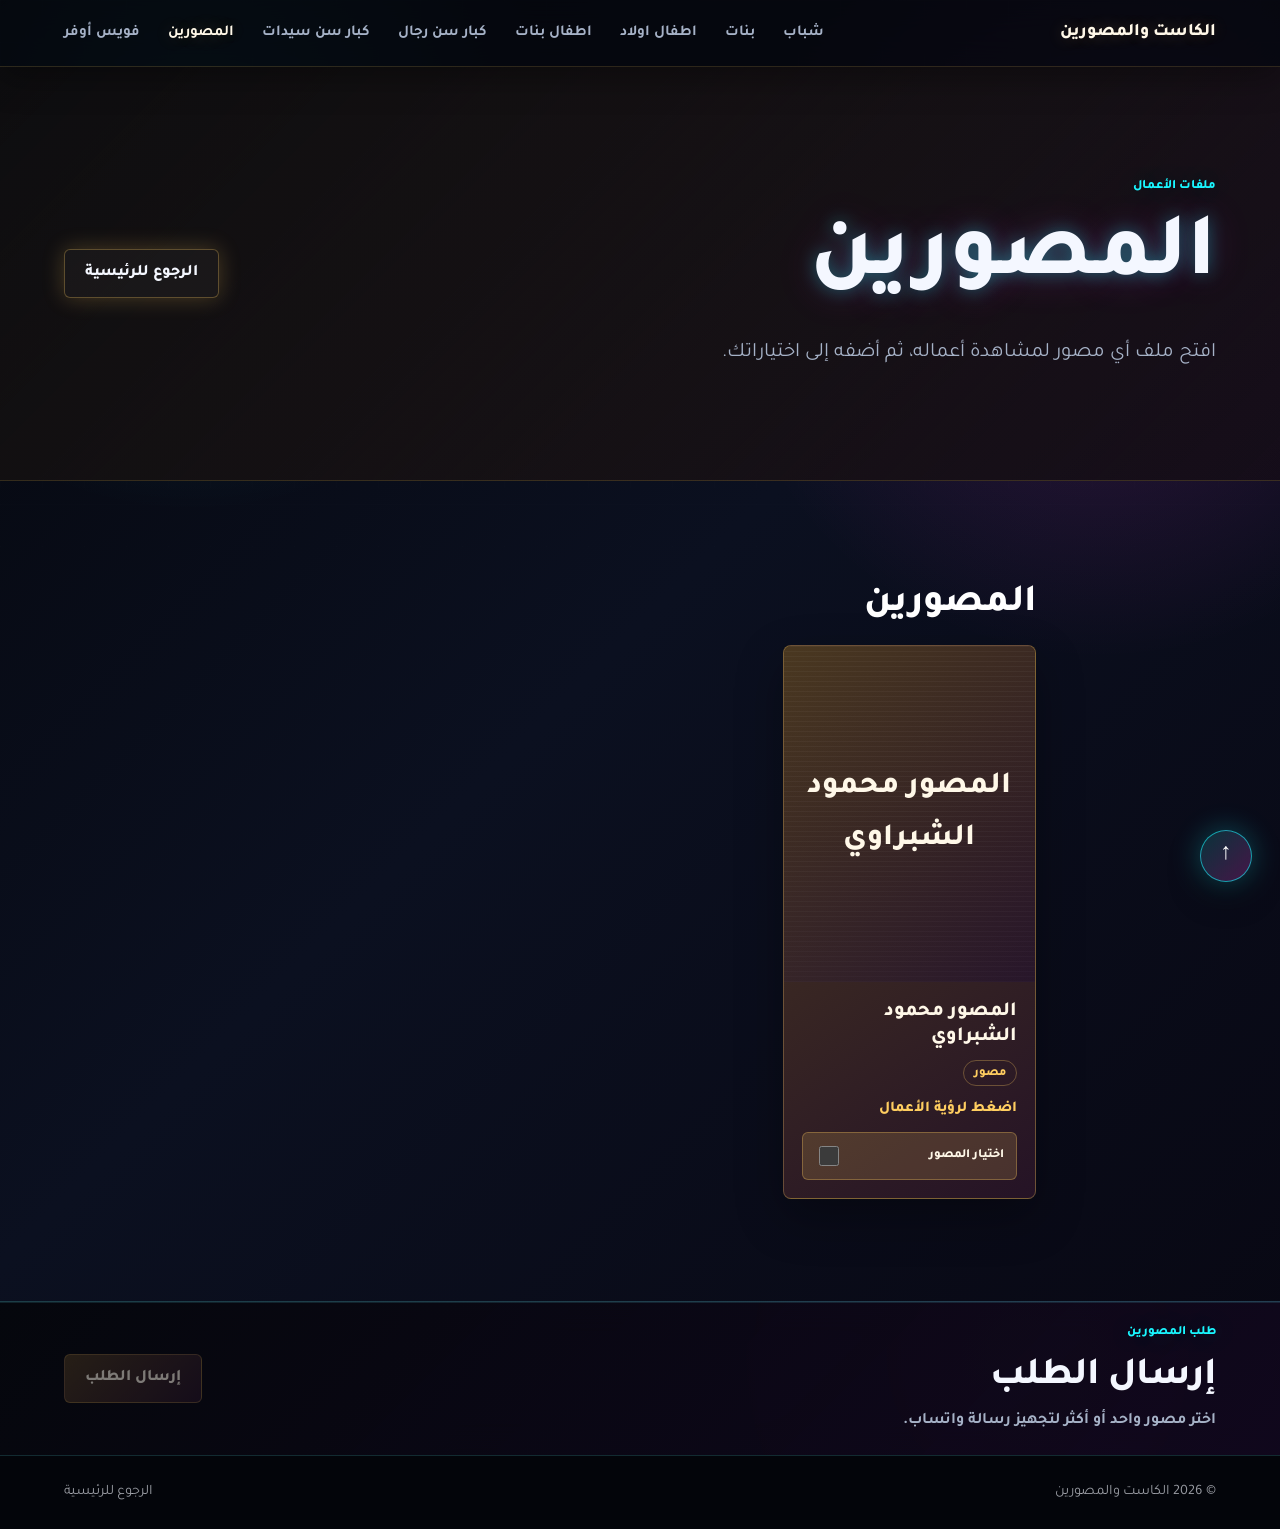
<file: photographers.html>
<!doctype html>
<html lang="ar" dir="rtl">
  <head>
    <meta charset="utf-8" />
    <meta name="viewport" content="width=device-width, initial-scale=1" />
    <title>المصورين | الكاست والمصورين</title>
    <meta name="description" content="صفحة مستقلة لملفات المصورين." />
    <link rel="preconnect" href="https://fonts.googleapis.com" />
    <link rel="preconnect" href="https://fonts.gstatic.com" crossorigin />
    <link
      href="https://fonts.googleapis.com/css2?family=Tajawal:wght@400;500;700;800&display=swap"
      rel="stylesheet"
    />
    <link rel="stylesheet" href="cast-styles.css?v=20260808-141935" />
  </head>
  <body class="cast-page photographers-page">
    <header id="top" class="site-header" aria-label="التنقل الرئيسي">
      <a class="brand" href="cast.html">الكاست والمصورين</a>
      <nav></nav>
    </header>

    <main>
      <section class="cast-category-hero photographers-hero">
        <div>
          <p class="eyebrow">ملفات الأعمال</p>
          <h1>المصورين</h1>
          <p class="lead">افتح ملف أي مصور لمشاهدة أعماله، ثم أضفه إلى اختياراتك.</p>
        </div>
        <a class="button secondary" href="cast.html">الرجوع للرئيسية</a>
      </section>

      <section class="section photographers-list" aria-label="ملفات المصورين">
        <h2>المصورين</h2>
        <div id="photographersGrid" class="photographers-grid"></div>
      </section>

      <section id="request" class="cast-request-bar" aria-label="إرسال طلب المصورين">
        <div>
          <p class="eyebrow">طلب المصورين</p>
          <h2>إرسال الطلب</h2>
          <p id="photographerSelectedSummary">اختر مصور واحد أو أكثر لتجهيز رسالة واتساب.</p>
        </div>
        <a
          id="sendPhotographerRequest"
          class="button primary is-disabled"
          href="https://wa.me/966599599527"
          target="_blank"
          rel="noreferrer"
          aria-disabled="true"
        >
          إرسال الطلب
        </a>
      </section>
    </main>

    <footer>
      <span>© 2026 الكاست والمصورين</span>
      <a href="cast.html">الرجوع للرئيسية</a>
    </footer>

    <a class="back-to-top" href="#top" aria-label="العودة لأعلى الصفحة" title="العودة للأعلى">↑</a>

    <script src="cast-categories.js?v=20260808-141935"></script>
    <script src="photographers-data.js?v=20260808-141935"></script>
    <script src="photographers.js?v=20260808-141935"></script>
  </body>
</html>
</file>
<file: cast-styles.css>
:root {
  color-scheme: dark;
  --ink: #f4f7ff;
  --muted: #a6b2c7;
  --paper: #05070d;
  --soft: #0b1020;
  --line: rgba(96, 239, 255, 0.2);
  --clay: #ff3df2;
  --olive: #19f6ff;
  --charcoal: #090d18;
  --white: #ffffff;
  --glass: rgba(9, 13, 24, 0.72);
  --cyan-glow: 0 0 28px rgba(25, 246, 255, 0.28);
  --magenta-glow: 0 0 30px rgba(255, 61, 242, 0.22);
  --category-start: #17313a;
  --category-end: #111427;
  --category-border: #19f6ff;
  --category-text: #f4f7ff;
  --category-border-soft: rgba(25, 246, 255, 0.3);
  --category-border-faint: rgba(25, 246, 255, 0.16);
  --category-glow: rgba(25, 246, 255, 0.24);
}

* {
  box-sizing: border-box;
}

html {
  scroll-behavior: smooth;
}

body {
  position: relative;
  margin: 0;
  min-width: 320px;
  background:
    radial-gradient(circle at 15% 10%, rgba(25, 246, 255, 0.18), transparent 28vw),
    radial-gradient(circle at 86% 18%, rgba(255, 61, 242, 0.16), transparent 30vw),
    linear-gradient(135deg, #05070d 0%, #0b1020 45%, #080712 100%);
  color: var(--ink);
  font-family: "Tajawal", Arial, sans-serif;
  line-height: 1.7;
}

body.modal-open {
  overflow: hidden;
}

body.has-cast-selection {
  padding-bottom: 118px;
}

body::before {
  content: "";
  position: fixed;
  inset: 0;
  z-index: -1;
  pointer-events: none;
  background:
    linear-gradient(rgba(255, 255, 255, 0.035) 1px, transparent 1px),
    linear-gradient(90deg, rgba(255, 255, 255, 0.028) 1px, transparent 1px);
  background-size: 42px 42px;
  mask-image: linear-gradient(to bottom, rgba(0, 0, 0, 0.7), transparent 78%);
}

img {
  display: block;
  width: 100%;
  height: 100%;
  object-fit: cover;
}

a {
  color: inherit;
  text-decoration: none;
}

.site-header {
  position: sticky;
  top: 0;
  z-index: 10;
  display: flex;
  align-items: center;
  justify-content: space-between;
  gap: 20px;
  padding: 18px clamp(18px, 5vw, 64px);
  border-bottom: 1px solid var(--category-border-faint);
  background: rgba(5, 7, 13, 0.82);
  backdrop-filter: blur(16px);
  box-shadow: 0 10px 34px rgba(0, 0, 0, 0.35);
}

.brand {
  color: var(--category-text);
  font-size: 1.1rem;
  font-weight: 800;
  text-shadow: 0 0 16px var(--category-glow);
}

nav {
  display: flex;
  align-items: center;
  gap: clamp(12px, 3vw, 28px);
  color: var(--muted);
  font-size: 0.95rem;
  font-weight: 700;
}

nav a {
  white-space: nowrap;
}

nav a:hover {
  color: var(--category-border);
  text-shadow: 0 0 18px var(--category-glow);
}

nav a.current-page {
  color: var(--category-text);
  text-shadow: 0 0 18px var(--category-glow);
}

.hero {
  min-height: calc(100vh - 72px);
  display: grid;
  grid-template-columns: minmax(0, 0.92fr) minmax(360px, 1.08fr);
  align-items: stretch;
  border-bottom: 1px solid var(--line);
  background:
    linear-gradient(90deg, rgba(5, 7, 13, 0.18), rgba(5, 7, 13, 0.88)),
    radial-gradient(circle at 76% 50%, rgba(255, 61, 242, 0.16), transparent 34vw);
}

.hero-media {
  min-height: 620px;
  position: relative;
  background: linear-gradient(135deg, #10182c, #051018);
}

.hero-media::after,
.shot::after {
  content: "";
  position: absolute;
  inset: 0;
  pointer-events: none;
  background:
    linear-gradient(180deg, transparent 0%, rgba(5, 7, 13, 0.1) 52%, rgba(5, 7, 13, 0.68) 100%),
    repeating-linear-gradient(0deg, rgba(255, 255, 255, 0.04) 0 1px, transparent 1px 5px);
  mix-blend-mode: screen;
}

.hero-copy {
  display: flex;
  flex-direction: column;
  justify-content: center;
  align-items: flex-start;
  padding: clamp(34px, 5.8vw, 76px);
}

.eyebrow {
  margin: 0 0 12px;
  color: var(--olive);
  font-size: 0.8rem;
  font-weight: 800;
  letter-spacing: 0;
  text-transform: uppercase;
  text-shadow: var(--cyan-glow);
}

h1,
h2 {
  margin: 0;
  color: var(--ink);
  line-height: 1.15;
}

h1 {
  font-size: clamp(3.2rem, 7.6vw, 6.7rem);
  font-weight: 800;
  text-shadow:
    0 0 18px rgba(25, 246, 255, 0.35),
    0 0 42px rgba(255, 61, 242, 0.22);
}

h2 {
  font-size: clamp(2rem, 4.6vw, 4.8rem);
  font-weight: 800;
}

.lead {
  max-width: 760px;
  margin: 24px 0 0;
  color: var(--muted);
  font-size: clamp(1.1rem, 1.6vw, 1.35rem);
}

.hero-bio {
  max-width: 780px;
  margin-top: 18px;
  color: rgba(244, 247, 255, 0.76);
  font-size: clamp(1rem, 1.2vw, 1.12rem);
}

.hero-bio p {
  margin: 0 0 10px;
}

.hero-meta {
  display: flex;
  flex-wrap: wrap;
  gap: 9px;
  margin-top: 18px;
}

.hero-meta span {
  display: inline-flex;
  min-height: 36px;
  align-items: center;
  border: 1px solid rgba(96, 239, 255, 0.22);
  border-radius: 999px;
  background: rgba(255, 255, 255, 0.05);
  color: var(--ink);
  padding: 6px 12px;
  font-size: 0.9rem;
  font-weight: 800;
}

.hero-actions {
  display: flex;
  flex-wrap: wrap;
  gap: 12px;
  margin-top: 34px;
}

.button {
  display: inline-flex;
  min-height: 48px;
  align-items: center;
  justify-content: center;
  border: 1px solid rgba(25, 246, 255, 0.5);
  border-radius: 6px;
  padding: 10px 20px;
  font-weight: 800;
  box-shadow: var(--cyan-glow);
}

.button.primary {
  background: linear-gradient(135deg, rgba(25, 246, 255, 0.18), rgba(255, 61, 242, 0.24));
  color: var(--white);
}

.button.secondary {
  color: var(--ink);
  background: rgba(255, 255, 255, 0.035);
}

.cast-page .button {
  border-color: var(--category-border-soft);
  box-shadow: 0 0 22px var(--category-glow);
}

.cast-page .button.primary {
  background: linear-gradient(135deg, var(--category-start), var(--category-end));
  color: var(--category-text);
}

.section {
  padding: clamp(56px, 8vw, 110px) clamp(18px, 5vw, 64px);
}

.details-band {
  background:
    linear-gradient(135deg, rgba(11, 16, 32, 0.94), rgba(5, 7, 13, 0.88)),
    radial-gradient(circle at 16% 30%, rgba(25, 246, 255, 0.12), transparent 28vw);
}

.section-heading {
  display: flex;
  align-items: end;
  justify-content: space-between;
  gap: 20px;
  margin-bottom: 30px;
}

.intro-video-section {
  background:
    linear-gradient(135deg, rgba(5, 7, 13, 0.98), rgba(12, 17, 32, 0.92)),
    radial-gradient(circle at 22% 22%, rgba(25, 246, 255, 0.14), transparent 30vw),
    radial-gradient(circle at 84% 54%, rgba(255, 61, 242, 0.14), transparent 28vw);
}

.intro-video-layout {
  display: grid;
  grid-template-columns: minmax(280px, 0.9fr) minmax(260px, 1.1fr);
  gap: clamp(24px, 5vw, 72px);
  align-items: center;
}

.intro-video-copy {
  color: var(--muted);
  font-size: clamp(1.05rem, 1.45vw, 1.26rem);
}

.intro-video-copy p {
  max-width: 640px;
  margin: 0 0 24px;
}

.intro-video-frame {
  width: min(430px, 100%);
  justify-self: center;
  overflow: hidden;
  border: 1px solid rgba(96, 239, 255, 0.3);
  border-radius: 8px;
  background: #000;
  box-shadow: 0 24px 70px rgba(0, 0, 0, 0.48), var(--magenta-glow);
}

.intro-video-frame video {
  display: block;
  width: 100%;
  max-height: 76vh;
  background: #000;
}

.gallery {
  display: grid;
  grid-template-columns: repeat(4, minmax(0, 1fr));
  max-width: 1180px;
  margin-inline: auto;
  gap: 16px;
}

.shot {
  position: relative;
  overflow: hidden;
  margin: 0;
  aspect-ratio: 3 / 4;
  border-radius: 8px;
  border: 1px solid rgba(96, 239, 255, 0.18);
  background: linear-gradient(145deg, #121a30, #070b12);
  box-shadow: 0 16px 40px rgba(0, 0, 0, 0.36);
}

.shot-button {
  display: block;
  width: 100%;
  height: 100%;
  border: 0;
  background: transparent;
  color: inherit;
  cursor: zoom-in;
  padding: 0;
}

.shot-button:focus-visible {
  outline: 2px solid var(--olive);
  outline-offset: -6px;
}

.shot img,
.hero-media img {
  filter: contrast(1.08) saturate(0.86) brightness(0.86);
}

.shot img {
  padding: 10px;
  object-fit: contain;
  transition: filter 180ms ease, transform 180ms ease;
}

.shot:hover img,
.shot-button:focus-visible img {
  filter: contrast(1.12) saturate(0.92) brightness(0.95);
  transform: scale(1.015);
}

.image-fallback {
  display: grid;
  place-items: center;
  height: 100%;
  min-height: inherit;
  background:
    linear-gradient(140deg, rgba(255, 61, 242, 0.24), rgba(25, 246, 255, 0.3)),
    repeating-linear-gradient(90deg, rgba(255, 255, 255, 0.12) 0 1px, transparent 1px 42px),
    #09111f;
  color: rgba(244, 247, 255, 0.78);
  font-size: clamp(1.2rem, 3vw, 3rem);
  font-weight: 800;
  text-transform: uppercase;
}

.details-grid {
  display: grid;
  grid-template-columns: repeat(4, minmax(0, 1fr));
  gap: 12px;
}

.works-section {
  background:
    linear-gradient(135deg, rgba(5, 7, 13, 0.96), rgba(10, 18, 34, 0.92)),
    radial-gradient(circle at 74% 26%, rgba(255, 61, 242, 0.16), transparent 28vw);
}

.work-tabs {
  display: flex;
  flex-wrap: wrap;
  justify-content: center;
  gap: 12px;
  width: min(680px, 100%);
  margin: -2px auto 34px;
  border: 1px solid rgba(96, 239, 255, 0.2);
  border-radius: 8px;
  background:
    linear-gradient(135deg, rgba(255, 61, 242, 0.08), rgba(25, 246, 255, 0.08)),
    rgba(255, 255, 255, 0.035);
  box-shadow: 0 18px 52px rgba(0, 0, 0, 0.28), var(--magenta-glow);
  padding: 10px;
}

.work-tab {
  position: relative;
  flex: 1 1 220px;
  min-height: 68px;
  border: 1px solid rgba(96, 239, 255, 0.26);
  border-radius: 6px;
  background:
    linear-gradient(145deg, rgba(255, 255, 255, 0.06), rgba(25, 246, 255, 0.04)),
    rgba(5, 7, 13, 0.72);
  color: var(--muted);
  cursor: pointer;
  font: inherit;
  font-size: clamp(1.05rem, 1.8vw, 1.32rem);
  font-weight: 800;
  overflow: hidden;
  padding: 14px 22px;
  text-align: center;
  transition:
    border-color 180ms ease,
    color 180ms ease,
    box-shadow 180ms ease,
    transform 180ms ease;
}

.work-tab::before {
  content: "";
  position: absolute;
  inset: 0;
  border-radius: inherit;
  background: linear-gradient(90deg, transparent, rgba(25, 246, 255, 0.16), transparent);
  opacity: 0;
  transition: opacity 180ms ease;
}

.work-tab:hover,
.work-tab.is-active {
  border-color: rgba(25, 246, 255, 0.7);
  color: var(--white);
  box-shadow: var(--cyan-glow);
}

.work-tab:hover {
  transform: translateY(-1px);
}

.work-tab:hover::before,
.work-tab.is-active::before {
  opacity: 1;
}

.work-tab.is-active {
  background:
    linear-gradient(135deg, rgba(25, 246, 255, 0.22), rgba(255, 61, 242, 0.28)),
    rgba(5, 7, 13, 0.9);
  text-shadow: 0 0 18px rgba(25, 246, 255, 0.42);
}

.work-tab:focus-visible {
  outline: 2px solid var(--olive);
  outline-offset: 3px;
}

.work-grid {
  display: grid;
  grid-template-columns: repeat(auto-fit, minmax(210px, 1fr));
  gap: 12px;
}

.work-card {
  position: relative;
  display: grid;
  min-height: 150px;
  overflow: hidden;
  border: 1px solid rgba(96, 239, 255, 0.22);
  border-radius: 8px;
  background:
    linear-gradient(145deg, rgba(255, 255, 255, 0.07), rgba(25, 246, 255, 0.04)),
    radial-gradient(circle at 22% 20%, rgba(25, 246, 255, 0.2), transparent 42%);
  color: var(--ink);
  cursor: pointer;
  font: inherit;
  padding: 18px;
  text-align: start;
  transition: border-color 180ms ease, transform 180ms ease, box-shadow 180ms ease;
}

.work-card[data-work-type="folder"] {
  background:
    linear-gradient(145deg, rgba(255, 61, 242, 0.11), rgba(25, 246, 255, 0.05)),
    radial-gradient(circle at 22% 20%, rgba(25, 246, 255, 0.18), transparent 42%);
}

.work-card:hover {
  border-color: rgba(25, 246, 255, 0.7);
  box-shadow: var(--cyan-glow);
  transform: translateY(-2px);
}

.work-card__type {
  align-self: start;
  justify-self: start;
  min-height: 26px;
  border: 1px solid rgba(96, 239, 255, 0.2);
  border-radius: 999px;
  color: var(--olive);
  font-size: 0.78rem;
  font-weight: 800;
  line-height: 1;
  padding: 6px 10px;
}

.work-card__brand {
  align-self: start;
  color: var(--white);
  font-size: 1.12rem;
  font-weight: 800;
  line-height: 1.35;
  padding-inline-end: 44px;
}

.work-card__play {
  position: absolute;
  inset-inline-end: 16px;
  bottom: 16px;
  display: grid;
  width: 40px;
  height: 40px;
  place-items: center;
  border: 1px solid rgba(25, 246, 255, 0.5);
  border-radius: 50%;
  color: var(--olive);
  font-size: 0.95rem;
  box-shadow: var(--cyan-glow);
}

.work-card__label {
  align-self: end;
  color: var(--muted);
  font-size: 0.92rem;
  font-weight: 700;
  padding-inline-end: 48px;
}

.work-more {
  display: flex;
  justify-content: center;
  margin-top: 26px;
}

.work-more [hidden] {
  display: none;
}

.video-modal[aria-hidden="true"],
.image-modal[aria-hidden="true"] {
  display: none;
}

.video-modal,
.image-modal {
  position: fixed;
  inset: 0;
  z-index: 50;
  display: grid;
  place-items: center;
  padding: 18px;
}

.video-modal__backdrop,
.image-modal__backdrop {
  position: absolute;
  inset: 0;
  background: rgba(0, 0, 0, 0.78);
  backdrop-filter: blur(10px);
}

.video-modal__panel,
.image-modal__panel {
  position: relative;
  z-index: 1;
  width: min(980px, 100%);
  border: 1px solid rgba(96, 239, 255, 0.3);
  border-radius: 8px;
  background: rgba(5, 7, 13, 0.96);
  box-shadow: 0 24px 80px rgba(0, 0, 0, 0.55), var(--magenta-glow);
  padding: clamp(14px, 3vw, 24px);
}

.image-modal__panel {
  width: min(1120px, 100%);
  max-height: calc(100vh - 36px);
  overflow: auto;
  padding-top: 58px;
}

.video-modal__header,
.image-modal__header {
  display: flex;
  align-items: start;
  justify-content: space-between;
  gap: 16px;
  margin-bottom: 16px;
}

.video-modal__header h2,
.image-modal__header h2 {
  font-size: clamp(1.5rem, 3vw, 2.6rem);
}

.modal-close {
  display: grid;
  width: 42px;
  height: 42px;
  flex: 0 0 42px;
  place-items: center;
  border: 1px solid rgba(96, 239, 255, 0.28);
  border-radius: 50%;
  background: rgba(255, 255, 255, 0.06);
  color: var(--white);
  cursor: pointer;
  font-size: 1.7rem;
  line-height: 1;
}

.image-modal__close {
  position: absolute;
  top: 16px;
  inset-inline-start: 16px;
}

.video-modal iframe {
  display: block;
  width: min(430px, 100%);
  max-height: 72vh;
  aspect-ratio: 9 / 16;
  margin-inline: auto;
  border: 0;
  border-radius: 8px;
  background: #000;
}

.image-modal__photo {
  display: block;
  width: auto;
  height: auto;
  max-width: 100%;
  max-height: 72vh;
  object-fit: contain;
  margin-inline: auto;
  border-radius: 8px;
  background: #000;
}

.image-modal__actions {
  display: flex;
  justify-content: center;
  margin-top: 16px;
}

.drive-link {
  display: inline-flex;
  margin-top: 14px;
  color: var(--olive);
  font-weight: 800;
}

.details-grid article {
  min-height: 150px;
  border: 1px solid var(--line);
  border-radius: 8px;
  background: linear-gradient(145deg, rgba(255, 255, 255, 0.055), rgba(25, 246, 255, 0.035));
  padding: 22px;
  box-shadow: 0 12px 34px rgba(0, 0, 0, 0.24);
}

.details-grid .profile-details {
  grid-column: span 2;
}

.details-grid span {
  display: block;
  margin-bottom: 12px;
  color: var(--muted);
  font-size: 0.92rem;
}

.details-grid strong {
  display: block;
  color: var(--ink);
  font-size: 1.2rem;
  line-height: 1.45;
}

.cast-hero {
  min-height: calc(100vh - 72px);
  display: grid;
  grid-template-columns: minmax(320px, 1.08fr) minmax(280px, 0.72fr);
  gap: clamp(28px, 5vw, 72px);
  align-items: center;
  padding: clamp(48px, 7vw, 96px) clamp(18px, 5vw, 64px);
  border-bottom: 1px solid var(--line);
  background:
    linear-gradient(135deg, rgba(5, 7, 13, 0.96), rgba(14, 11, 28, 0.9)),
    radial-gradient(circle at 18% 34%, rgba(25, 246, 255, 0.18), transparent 28vw),
    radial-gradient(circle at 86% 28%, rgba(255, 61, 242, 0.16), transparent 30vw);
}

.cast-hero__copy {
  max-width: 820px;
}

.cast-home-page .cast-hero {
  min-height: 100svh;
  grid-template-columns: minmax(0, 1fr);
  align-content: center;
  gap: clamp(26px, 4vw, 44px);
  padding-block: clamp(36px, 6vw, 72px);
}

.cast-home-page .cast-hero__copy {
  max-width: 940px;
}

.cast-home-page .lead {
  max-width: 880px;
}

.cast-home-page .cast-category-cards {
  width: min(1120px, 100%);
}

.cast-home-page .cast-category-card {
  min-height: clamp(104px, 13vw, 140px);
  place-items: center;
  align-content: center;
  padding: 18px;
  text-align: center;
}

.cast-hero__panel {
  display: grid;
  gap: 16px;
  border: 1px solid rgba(96, 239, 255, 0.24);
  border-radius: 8px;
  background:
    linear-gradient(145deg, rgba(255, 255, 255, 0.07), rgba(25, 246, 255, 0.04)),
    rgba(5, 7, 13, 0.7);
  box-shadow: 0 24px 70px rgba(0, 0, 0, 0.42), var(--magenta-glow);
  padding: clamp(22px, 4vw, 34px);
}

.cast-hero__panel > strong {
  color: var(--white);
  font-size: clamp(1.35rem, 2.4vw, 2.1rem);
  line-height: 1.25;
}

.cast-hero__panel > span {
  color: var(--muted);
  font-weight: 700;
}

.cast-overview {
  display: grid;
  grid-template-columns: repeat(2, minmax(0, 1fr));
  gap: 10px;
}

.cast-overview div {
  min-height: 98px;
  border: 1px solid rgba(96, 239, 255, 0.22);
  border-radius: 8px;
  background: rgba(255, 255, 255, 0.045);
  padding: 16px;
}

.cast-overview strong,
.cast-overview span {
  display: block;
}

.cast-overview strong {
  color: var(--olive);
  font-size: clamp(2rem, 4vw, 3.2rem);
  line-height: 1;
  text-shadow: var(--cyan-glow);
}

.cast-overview span {
  margin-top: 8px;
  color: var(--muted);
  font-weight: 800;
}

.cast-index-section {
  padding-block: 28px;
  background: rgba(5, 7, 13, 0.55);
}

.cast-category-hero {
  min-height: 46vh;
  display: grid;
  grid-template-columns: minmax(0, 1fr) auto;
  gap: 20px;
  align-items: center;
  padding: clamp(44px, 7vw, 88px) clamp(18px, 5vw, 64px);
  border-bottom: 1px solid var(--category-border-faint);
  background:
    linear-gradient(135deg, rgba(5, 7, 13, 0.88), rgba(5, 7, 13, 0.5)),
    linear-gradient(135deg, var(--category-start), var(--category-end));
}

.cast-category-hero h1 {
  font-size: clamp(3.1rem, 7vw, 6.2rem);
}

.cast-category-hero .lead {
  max-width: 760px;
}

.cast-category-cards {
  display: grid;
  grid-template-columns: repeat(3, minmax(0, 1fr));
  gap: 16px;
}

.cast-category-card {
  display: grid;
  min-height: 230px;
  align-content: space-between;
  gap: 16px;
  border: 1px solid var(--category-border-soft);
  border-radius: 8px;
  background: linear-gradient(145deg, var(--category-start), var(--category-end));
  box-shadow: 0 18px 48px rgba(0, 0, 0, 0.3);
  padding: 24px;
  transition: border-color 180ms ease, box-shadow 180ms ease, transform 180ms ease;
}

.cast-category-card:hover,
.cast-category-card:focus-visible {
  border-color: var(--category-border);
  box-shadow: 0 0 28px var(--category-glow), 0 22px 54px rgba(0, 0, 0, 0.34);
  outline: 0;
  transform: translateY(-2px);
}

.photographers-page .site-header {
  border-bottom-color: var(--category-border-faint);
}

.photographers-hero {
  background:
    linear-gradient(135deg, rgba(5, 7, 13, 0.88), rgba(5, 7, 13, 0.5)),
    linear-gradient(135deg, var(--category-start), var(--category-end));
}

.photographers-list {
  max-width: 920px;
  margin-inline: auto;
}

.photographers-list h2 {
  margin: 0 0 10px;
  color: var(--white);
  font-size: clamp(1.6rem, 3vw, 2.4rem);
}

.photographers-grid {
  display: grid;
  grid-template-columns: repeat(auto-fill, minmax(238px, 1fr));
  gap: 16px;
  margin-top: 18px;
}

.photographer-card {
  display: flex;
  min-width: 0;
  overflow: hidden;
  flex-direction: column;
  border: 1px solid var(--category-border-soft);
  border-radius: 8px;
  background: linear-gradient(145deg, var(--category-start), var(--category-end));
  box-shadow: 0 18px 48px rgba(0, 0, 0, 0.3);
  text-decoration: none;
  transition: border-color 180ms ease, box-shadow 180ms ease, transform 180ms ease;
}

.photographer-card:hover,
.photographer-card:focus-visible,
.photographer-card.is-selected {
  border-color: var(--category-border);
  box-shadow: 0 0 28px var(--category-glow), 0 20px 58px rgba(0, 0, 0, 0.38);
  outline: 0;
  transform: translateY(-2px);
}

.photographer-card__media {
  position: relative;
  display: block;
  aspect-ratio: 3 / 4;
  overflow: hidden;
  background: linear-gradient(145deg, var(--category-start), var(--category-end));
}

.photographer-card__media::after {
  content: "";
  position: absolute;
  inset: 0;
  pointer-events: none;
  background:
    linear-gradient(180deg, transparent 0%, rgba(5, 7, 13, 0.06) 54%, rgba(5, 7, 13, 0.42) 100%),
    repeating-linear-gradient(0deg, rgba(255, 255, 255, 0.035) 0 1px, transparent 1px 5px);
  mix-blend-mode: screen;
}

.photographer-card__media img {
  width: 100%;
  height: 100%;
  object-fit: cover;
  filter: contrast(1.06) saturate(0.9) brightness(0.92);
  transition: filter 180ms ease, transform 180ms ease;
}

.photographer-card:hover .photographer-card__media img {
  filter: contrast(1.1) saturate(0.96) brightness(0.98);
  transform: scale(1.018);
}

.photographer-card__fallback {
  display: grid;
  height: 100%;
  place-items: center;
  background:
    linear-gradient(140deg, var(--category-start), var(--category-end)),
    repeating-linear-gradient(90deg, rgba(255, 255, 255, 0.12) 0 1px, transparent 1px 42px),
    #120f0b;
  color: var(--category-text);
  font-size: clamp(1.25rem, 2.4vw, 2.2rem);
  font-weight: 800;
  padding: 18px;
  text-align: center;
}

.photographer-card__body {
  display: grid;
  gap: 10px;
  padding: 18px;
}

.photographer-card__name {
  margin: 0;
  color: var(--category-text);
  font-size: 1.25rem;
  font-weight: 800;
  line-height: 1.25;
  text-decoration: none;
}

.photographer-card__body span {
  justify-self: start;
  border: 1px solid var(--category-border-soft);
  border-radius: 999px;
  color: var(--category-border);
  font-size: 0.78rem;
  font-weight: 800;
  line-height: 1;
  padding: 6px 10px;
}

.photographer-card__work-link {
  justify-self: start;
  color: var(--category-border);
  font-size: 0.94rem;
  font-weight: 800;
  text-decoration: none;
}

.photographer-card__work-link:hover,
.photographer-card__work-link:focus-visible {
  color: var(--white);
  outline: 0;
  text-decoration: underline;
}

.photographer-select {
  display: flex;
  min-height: 46px;
  align-items: center;
  justify-content: space-between;
  gap: 12px;
  border: 1px solid var(--category-border-soft);
  border-radius: 6px;
  background: var(--category-border-faint);
  color: var(--category-text);
  cursor: pointer;
  font-weight: 800;
  padding: 10px 12px;
}

.photographer-select span {
  border: 0;
  color: var(--category-text);
  padding: 0;
}

.photographer-select input {
  width: 20px;
  height: 20px;
  accent-color: var(--category-border);
}

.cast-category-card strong,
.cast-category-card span,
.cast-category-card em {
  display: block;
}

.cast-category-card strong {
  color: var(--category-text);
  font-size: clamp(1.55rem, 2.5vw, 2.45rem);
  line-height: 1.15;
}

.cast-category-card span {
  justify-self: start;
  border: 1px solid var(--category-border-soft);
  border-radius: 999px;
  color: var(--category-border);
  font-size: 0.86rem;
  font-weight: 800;
  padding: 6px 10px;
}

.cast-category-card p {
  margin: 0;
  color: var(--muted);
  font-weight: 700;
}

.cast-category-card em {
  color: var(--white);
  font-style: normal;
  font-weight: 800;
}

.cast-quick-links {
  display: flex;
  flex-wrap: wrap;
  justify-content: center;
  gap: 10px;
}

.cast-quick-links a,
.cast-count {
  display: inline-flex;
  min-height: 40px;
  align-items: center;
  border: 1px solid var(--category-border-soft);
  border-radius: 999px;
  background: rgba(255, 255, 255, 0.045);
  color: var(--ink);
  font-size: 0.92rem;
  font-weight: 800;
  padding: 8px 13px;
}

.cast-quick-links a:hover {
  border-color: rgba(25, 246, 255, 0.75);
  color: var(--olive);
  box-shadow: var(--cyan-glow);
}

.cast-section:nth-child(odd) {
  background:
    linear-gradient(135deg, rgba(5, 7, 13, 0.94), rgba(5, 7, 13, 0.74)),
    linear-gradient(135deg, var(--category-start), var(--category-end));
}

.cast-section:nth-child(even) {
  background:
    linear-gradient(135deg, rgba(5, 7, 13, 0.78), rgba(5, 7, 13, 0.94)),
    linear-gradient(135deg, var(--category-start), var(--category-end));
}

.cast-grid {
  display: grid;
  grid-template-columns: repeat(auto-fill, minmax(238px, 1fr));
  gap: 16px;
}

.cast-card {
  display: flex;
  min-width: 0;
  overflow: hidden;
  flex-direction: column;
  border: 1px solid var(--category-border-soft);
  border-radius: 8px;
  background:
    linear-gradient(145deg, rgba(5, 7, 13, 0.36), rgba(5, 7, 13, 0.72)),
    linear-gradient(145deg, var(--category-start), var(--category-end));
  box-shadow: 0 18px 48px rgba(0, 0, 0, 0.3);
  transition: border-color 180ms ease, box-shadow 180ms ease, transform 180ms ease;
}

.cast-card:hover,
.cast-card.is-selected {
  border-color: var(--category-border);
  box-shadow: 0 0 28px var(--category-glow), 0 20px 58px rgba(0, 0, 0, 0.38);
  transform: translateY(-2px);
}

.cast-card__media {
  position: relative;
  display: block;
  aspect-ratio: 3 / 4;
  overflow: hidden;
  background: linear-gradient(145deg, var(--category-start), var(--category-end));
}

.cast-card__media::after {
  content: "";
  position: absolute;
  inset: 0;
  pointer-events: none;
  background:
    linear-gradient(180deg, transparent 0%, rgba(5, 7, 13, 0.06) 54%, rgba(5, 7, 13, 0.42) 100%),
    repeating-linear-gradient(0deg, rgba(255, 255, 255, 0.035) 0 1px, transparent 1px 5px);
  mix-blend-mode: screen;
}

.cast-card__media img {
  filter: contrast(1.06) saturate(0.9) brightness(0.9);
  transition: filter 180ms ease, transform 180ms ease;
}

.cast-card:hover .cast-card__media img {
  filter: contrast(1.1) saturate(0.96) brightness(0.98);
  transform: scale(1.018);
}

.cast-card__fallback {
  display: grid;
  height: 100%;
  place-items: center;
  background:
    linear-gradient(140deg, var(--category-start), var(--category-end)),
    repeating-linear-gradient(90deg, rgba(255, 255, 255, 0.12) 0 1px, transparent 1px 42px),
    #09111f;
  color: var(--category-text);
  font-size: clamp(1.25rem, 2.4vw, 2.2rem);
  font-weight: 800;
  padding: 18px;
  text-align: center;
}

.cast-card__body {
  display: grid;
  gap: 16px;
  padding: 18px;
}

.cast-card__header {
  display: grid;
  gap: 8px;
}

.cast-card__header h3 {
  margin: 0;
  color: var(--category-text);
  font-size: 1.25rem;
  line-height: 1.25;
}

.cast-card__category {
  justify-self: start;
  border: 1px solid var(--category-border-soft);
  border-radius: 999px;
  color: var(--category-border);
  font-size: 0.78rem;
  font-weight: 800;
  line-height: 1;
  padding: 6px 10px;
}

.cast-card__work-link {
  justify-self: start;
  color: var(--category-border);
  font-size: 0.94rem;
  font-weight: 800;
  text-decoration: none;
}

.cast-card__work-link:hover,
.cast-card__work-link:focus-visible {
  color: var(--white);
  outline: 0;
  text-decoration: underline;
}

.cast-card__info {
  display: grid;
  grid-template-columns: repeat(2, minmax(0, 1fr));
  gap: 10px;
  margin: 0;
}

.cast-card__info div {
  min-width: 0;
  border: 1px solid var(--category-border-faint);
  border-radius: 6px;
  background: rgba(255, 255, 255, 0.035);
  padding: 9px 10px;
}

.cast-card__info dt,
.cast-card__info dd {
  margin: 0;
}

.cast-card__info dt {
  color: var(--muted);
  font-size: 0.78rem;
  font-weight: 700;
}

.cast-card__info dd {
  margin-top: 2px;
  color: var(--ink);
  font-size: 0.92rem;
  font-weight: 800;
}

.cast-card__info div:last-child {
  grid-column: 1 / -1;
}

.cast-select {
  display: flex;
  min-height: 46px;
  align-items: center;
  justify-content: space-between;
  gap: 12px;
  border: 1px solid var(--category-border-soft);
  border-radius: 6px;
  background: rgba(255, 255, 255, 0.05);
  color: var(--category-text);
  cursor: pointer;
  font-weight: 800;
  padding: 10px 12px;
}

.cast-select input {
  width: 20px;
  height: 20px;
  accent-color: var(--category-border);
}

.cast-empty {
  margin: 0;
  border: 1px dashed var(--category-border-soft);
  border-radius: 8px;
  color: var(--muted);
  font-size: 1.05rem;
  font-weight: 700;
  padding: 24px;
}

.cast-request-bar {
  z-index: 20;
  display: grid;
  grid-template-columns: minmax(0, 1fr) auto;
  gap: 18px;
  align-items: center;
  padding: 20px clamp(18px, 5vw, 64px);
  border-top: 1px solid rgba(96, 239, 255, 0.24);
  background:
    linear-gradient(135deg, rgba(5, 7, 13, 0.98), rgba(16, 8, 28, 0.94)),
    radial-gradient(circle at 80% 36%, rgba(255, 61, 242, 0.2), transparent 28vw);
  box-shadow: inset 0 1px 0 rgba(96, 239, 255, 0.12);
  backdrop-filter: blur(16px);
}

.cast-request-bar h2 {
  font-size: clamp(1.45rem, 3vw, 2.4rem);
}

.cast-request-bar p:not(.eyebrow) {
  max-width: 920px;
  margin: 8px 0 0;
  color: var(--muted);
  font-weight: 700;
}

.cast-selection-dock {
  position: fixed;
  right: clamp(12px, 3vw, 32px);
  bottom: 18px;
  z-index: 70;
  width: min(620px, calc(100vw - 24px));
  border: 1px solid rgba(96, 239, 255, 0.36);
  border-radius: 8px;
  background:
    linear-gradient(135deg, rgba(5, 7, 13, 0.98), rgba(12, 17, 31, 0.96)),
    linear-gradient(90deg, rgba(25, 246, 255, 0.14), rgba(255, 61, 242, 0.12));
  box-shadow: var(--cyan-glow), 0 22px 60px rgba(0, 0, 0, 0.48);
  backdrop-filter: blur(18px);
}

.cast-selection-dock.is-hidden {
  display: none;
}

.cast-selection-dock__main {
  display: grid;
  grid-template-columns: minmax(0, 1fr) auto auto;
  gap: 10px;
  align-items: center;
  padding: 12px;
}

.cast-selection-dock__copy {
  min-width: 0;
}

.cast-selection-dock__title {
  display: block;
  color: var(--white);
  font-size: 1rem;
  line-height: 1.25;
}

.cast-selection-dock__summary {
  display: block;
  overflow: hidden;
  margin-top: 2px;
  color: var(--muted);
  font-size: 0.88rem;
  font-weight: 700;
  line-height: 1.45;
  text-overflow: ellipsis;
  white-space: nowrap;
}

.cast-selection-dock__toggle,
.cast-selection-clear,
.cast-selection-group button,
.cast-selection-nav a {
  border: 1px solid rgba(96, 239, 255, 0.28);
  border-radius: 6px;
  background: rgba(255, 255, 255, 0.055);
  color: var(--ink);
  cursor: pointer;
  font: inherit;
  font-weight: 800;
  transition: border-color 180ms ease, color 180ms ease, background 180ms ease;
}

.cast-selection-dock__toggle {
  min-height: 44px;
  padding: 8px 14px;
}

.cast-selection-dock__toggle:hover,
.cast-selection-dock__toggle:focus-visible,
.cast-selection-clear:hover,
.cast-selection-clear:focus-visible,
.cast-selection-group button:hover,
.cast-selection-group button:focus-visible,
.cast-selection-nav a:hover,
.cast-selection-nav a:focus-visible {
  border-color: rgba(25, 246, 255, 0.7);
  color: var(--olive);
  outline: none;
}

.cast-selection-panel {
  display: none;
  max-height: min(420px, 58vh);
  overflow: auto;
  border-top: 1px solid rgba(96, 239, 255, 0.18);
  padding: 12px;
}

.cast-selection-dock.is-open .cast-selection-panel {
  display: grid;
  gap: 12px;
}

.cast-selection-group {
  display: grid;
  gap: 8px;
}

.cast-selection-group > strong,
.cast-selection-nav span {
  color: var(--olive);
  font-size: 0.82rem;
  font-weight: 800;
}

.cast-selection-group ul {
  display: grid;
  gap: 8px;
  margin: 0;
  padding: 0;
  list-style: none;
}

.cast-selection-group li {
  display: grid;
  grid-template-columns: minmax(0, 1fr) auto;
  gap: 10px;
  align-items: center;
  border: 1px solid rgba(96, 239, 255, 0.14);
  border-radius: 6px;
  background: rgba(255, 255, 255, 0.035);
  padding: 8px 10px;
}

.cast-selection-group li span {
  overflow: hidden;
  color: var(--white);
  font-weight: 800;
  text-overflow: ellipsis;
  white-space: nowrap;
}

.cast-selection-group button {
  padding: 6px 10px;
  font-size: 0.78rem;
}

.cast-selection-nav {
  display: flex;
  flex-wrap: wrap;
  gap: 8px;
  align-items: center;
  padding-top: 4px;
}

.cast-selection-nav span {
  flex-basis: 100%;
}

.cast-selection-nav a {
  padding: 7px 10px;
  font-size: 0.8rem;
  line-height: 1.2;
}

.cast-selection-clear {
  justify-self: start;
  min-height: 40px;
  padding: 8px 14px;
}

.has-cast-selection .back-to-top {
  bottom: 104px;
}

.button.is-disabled {
  opacity: 0.48;
  pointer-events: none;
  box-shadow: none;
}

.contact {
  display: grid;
  grid-template-columns: minmax(280px, 1fr) minmax(300px, 0.85fr);
  gap: clamp(28px, 6vw, 90px);
  align-items: center;
  background:
    linear-gradient(135deg, rgba(5, 7, 13, 0.98), rgba(16, 8, 28, 0.94)),
    radial-gradient(circle at 80% 36%, rgba(255, 61, 242, 0.2), transparent 28vw);
  color: var(--white);
}

.contact h2 {
  color: var(--white);
}

.contact p:not(.eyebrow) {
  max-width: 760px;
  color: rgba(255, 255, 255, 0.72);
  font-size: 1.15rem;
}

.contact-panel {
  display: grid;
  gap: 10px;
}

.contact-panel a {
  display: flex;
  min-height: 54px;
  align-items: center;
  gap: 12px;
  border: 1px solid rgba(96, 239, 255, 0.26);
  border-radius: 8px;
  padding: 14px 16px;
  background: rgba(255, 255, 255, 0.055);
  direction: ltr;
  text-align: left;
  font-weight: 700;
  box-shadow: 0 12px 30px rgba(0, 0, 0, 0.22);
}

.contact-panel a:hover {
  border-color: rgba(25, 246, 255, 0.7);
  color: var(--olive);
  box-shadow: var(--cyan-glow);
}

.contact-panel svg {
  width: 24px;
  height: 24px;
  flex: 0 0 24px;
  fill: none;
  stroke: currentColor;
  stroke-linecap: round;
  stroke-linejoin: round;
  stroke-width: 1.8;
}

.contact-panel span {
  min-width: 0;
  overflow-wrap: anywhere;
}

footer {
  display: flex;
  justify-content: space-between;
  gap: 16px;
  padding: 24px clamp(18px, 5vw, 64px);
  border-top: 1px solid rgba(96, 239, 255, 0.16);
  background: #03050a;
  color: rgba(244, 247, 255, 0.62);
  font-size: 0.9rem;
}

.back-to-top {
  position: fixed;
  inset-inline-start: clamp(14px, 3vw, 28px);
  bottom: calc(18px + env(safe-area-inset-bottom, 0px));
  z-index: 30;
  display: grid;
  width: 52px;
  height: 52px;
  place-items: center;
  border: 1px solid rgba(25, 246, 255, 0.58);
  border-radius: 50%;
  background:
    linear-gradient(135deg, rgba(25, 246, 255, 0.18), rgba(255, 61, 242, 0.26)),
    rgba(5, 7, 13, 0.86);
  color: var(--white);
  box-shadow: var(--cyan-glow), 0 14px 32px rgba(0, 0, 0, 0.36);
  font-size: 1.45rem;
  font-weight: 800;
  line-height: 1;
  backdrop-filter: blur(12px);
  transition: border-color 180ms ease, box-shadow 180ms ease, transform 180ms ease;
}

.back-to-top:hover,
.back-to-top:focus-visible {
  border-color: rgba(25, 246, 255, 0.9);
  box-shadow: var(--cyan-glow), var(--magenta-glow);
  outline: 0;
  transform: translateY(-2px);
}

body.modal-open .back-to-top {
  opacity: 0;
  pointer-events: none;
}

@media (max-width: 900px) {
  .site-header {
    position: static;
    align-items: flex-start;
    flex-direction: column;
  }

  nav {
    width: 100%;
    justify-content: space-between;
    overflow-x: auto;
    padding-bottom: 2px;
    scrollbar-width: none;
  }

  nav::-webkit-scrollbar {
    display: none;
  }

  .hero,
  .cast-hero,
  .cast-category-hero,
  .intro-video-layout,
  .contact {
    grid-template-columns: 1fr;
  }

  .hero-media {
    min-height: 58vh;
  }

  .hero-copy {
    padding-top: 42px;
  }

  .intro-video-copy {
    text-align: center;
  }

  .intro-video-frame {
    max-width: 360px;
  }

  .gallery {
    grid-template-columns: repeat(2, minmax(0, 1fr));
  }

  .details-grid {
    grid-template-columns: repeat(2, minmax(0, 1fr));
  }

  .cast-request-bar {
    grid-template-columns: 1fr;
  }

  .cast-selection-dock__main {
    grid-template-columns: minmax(0, 1fr) auto;
  }

  .cast-selection-dock__main .button {
    grid-column: 1 / -1;
  }

  .cast-category-cards {
    grid-template-columns: repeat(2, minmax(0, 1fr));
  }

  .details-grid .profile-details {
    grid-column: span 2;
  }
}

@media (max-width: 560px) {
  .site-header {
    padding: 15px 16px;
  }

  nav {
    gap: 16px;
    font-size: 0.88rem;
  }

  .hero-media {
    min-height: 430px;
  }

  .hero-copy,
  .section {
    padding-inline: 16px;
  }

  .cast-hero {
    min-height: auto;
    padding-inline: 16px;
  }

  .cast-overview,
  .cast-card__info {
    grid-template-columns: 1fr;
  }

  .cast-grid {
    grid-template-columns: repeat(2, minmax(0, 1fr));
    gap: 10px;
  }

  .cast-card {
    border-radius: 7px;
  }

  .cast-card:hover,
  .cast-card.is-selected {
    transform: none;
  }

  .cast-card__media {
    aspect-ratio: 1 / 1.18;
  }

  .cast-card__body {
    gap: 10px;
    padding: 10px;
  }

  .cast-card__header {
    gap: 6px;
  }

  .cast-card__header h3 {
    font-size: 0.98rem;
    line-height: 1.25;
    overflow-wrap: anywhere;
  }

  .cast-card__category {
    font-size: 0.7rem;
    padding: 5px 8px;
  }

  .cast-card__info {
    grid-template-columns: repeat(2, minmax(0, 1fr));
    gap: 6px;
  }

  .cast-card__info div {
    border-radius: 5px;
    padding: 6px 7px;
  }

  .cast-card__info dt {
    font-size: 0.66rem;
  }

  .cast-card__info dd {
    font-size: 0.74rem;
    line-height: 1.3;
    overflow-wrap: anywhere;
  }

  .cast-select {
    min-height: 38px;
    gap: 8px;
    border-radius: 5px;
    font-size: 0.8rem;
    padding: 8px;
  }

  .cast-select input {
    width: 17px;
    height: 17px;
  }

  .cast-category-hero {
    min-height: auto;
    padding-inline: 16px;
  }

  .cast-category-cards {
    grid-template-columns: 1fr;
  }

  body.has-cast-selection {
    padding-bottom: 158px;
  }

  .cast-selection-dock {
    right: 10px;
    bottom: 10px;
    width: calc(100vw - 20px);
  }

  .cast-selection-dock__main {
    gap: 8px;
    padding: 10px;
  }

  .cast-selection-dock__summary {
    white-space: normal;
  }

  .cast-selection-dock__toggle,
  .cast-selection-dock__main .button {
    min-height: 40px;
    padding: 8px 12px;
    font-size: 0.88rem;
  }

  .cast-selection-panel {
    max-height: 52vh;
    padding: 10px;
  }

  .has-cast-selection .back-to-top {
    bottom: 160px;
  }

  .gallery {
    grid-template-columns: repeat(2, minmax(0, 1fr));
    gap: 10px;
  }

  .shot {
    border-radius: 6px;
  }

  .shot img {
    padding: 6px;
  }

  .intro-video-frame {
    max-width: 320px;
  }

  .details-grid {
    grid-template-columns: 1fr;
  }

  .details-grid .profile-details {
    grid-column: auto;
  }

  .section-heading {
    display: block;
  }

  .work-tabs {
    display: grid;
    grid-template-columns: 1fr 1fr;
    gap: 8px;
    padding: 8px;
  }

  .work-tab {
    min-height: 58px;
    min-width: 0;
    padding: 12px 10px;
  }

  .back-to-top {
    width: 48px;
    height: 48px;
    font-size: 1.3rem;
  }

  footer {
    flex-direction: column;
  }
}
</file>
